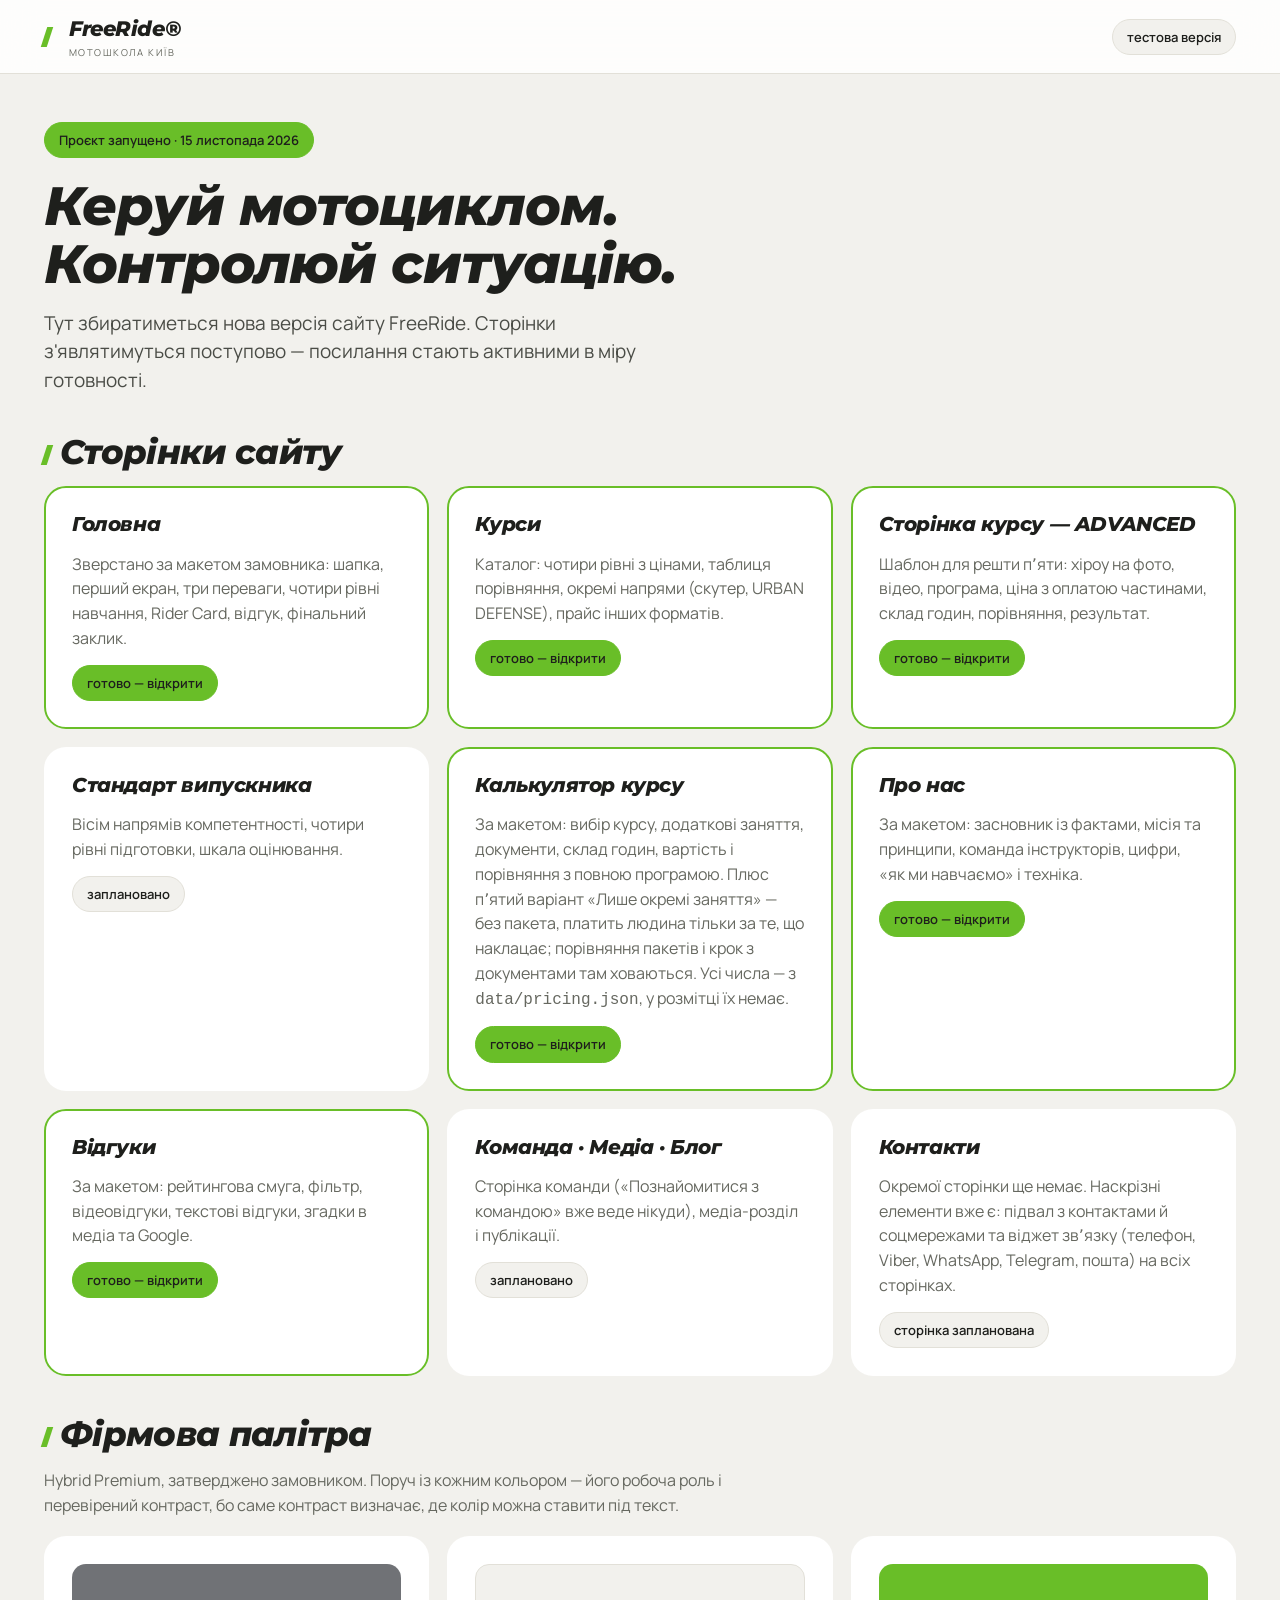
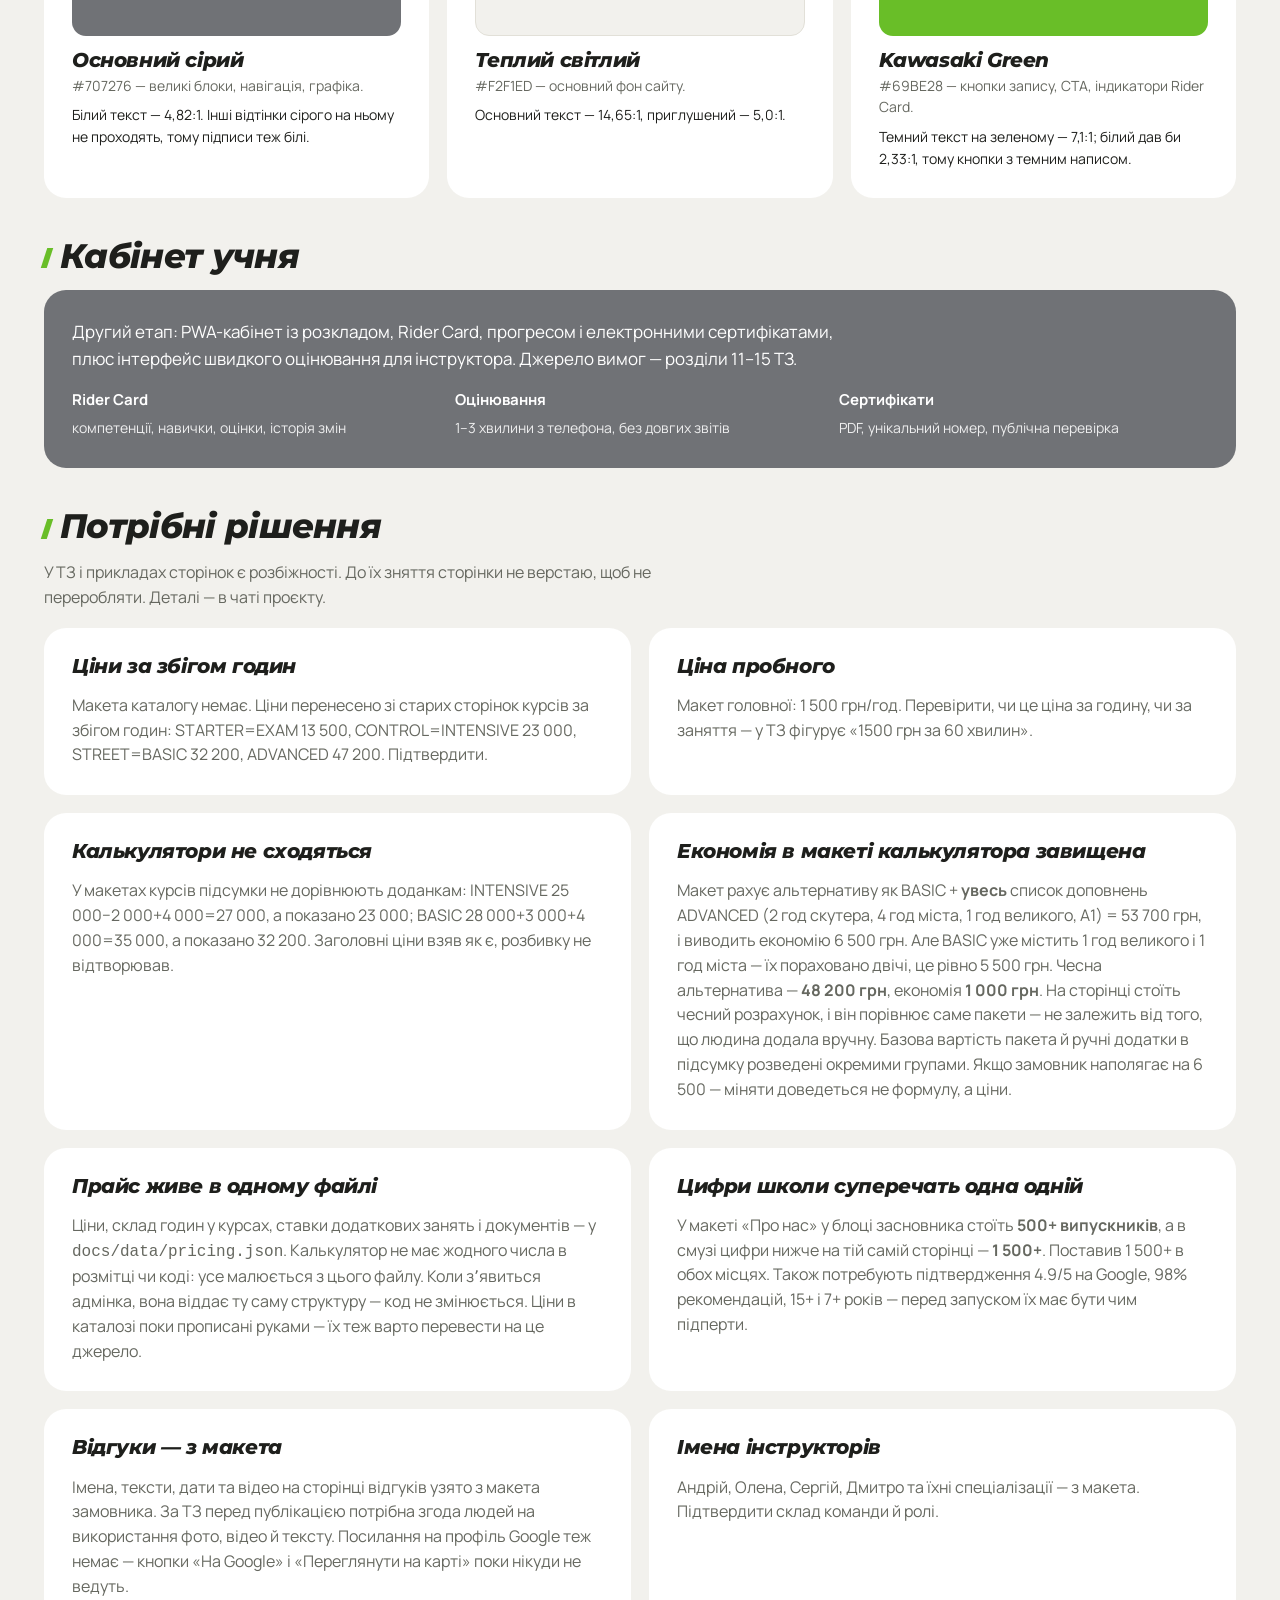
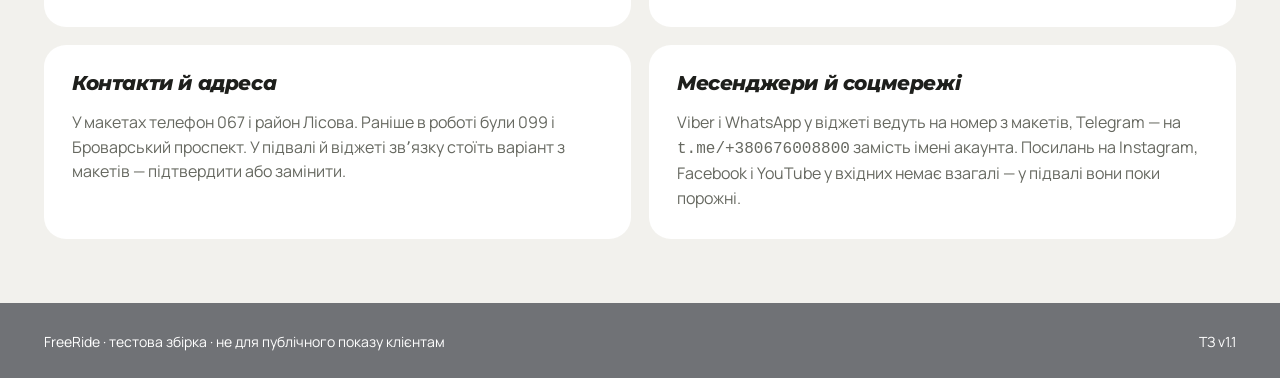
<file: docs/index.html>
<!doctype html>
<html lang="uk">
<head>
<meta charset="utf-8">
<meta name="viewport" content="width=device-width, initial-scale=1">
<meta name="robots" content="noindex, nofollow">
<title>FreeRide — тестова версія сайту</title>
<link rel="preconnect" href="https://fonts.googleapis.com">
<link rel="preconnect" href="https://fonts.gstatic.com" crossorigin>
<link rel="stylesheet" href="https://fonts.googleapis.com/css2?family=Manrope:wght@400;500;600;700;800&family=Montserrat:ital,wght@0,600;0,800;1,700;1,800&display=swap">
<link rel="stylesheet" href="assets/base.css?v=23">
</head>
<body>

<header class="bar">
  <div class="bar-in" style="max-width: 1240px; margin: 0 auto">
    <a class="logo" href="index.html">
      <span class="slash"><i></i><i></i></span>
      <span><b>FreeRide®</b><s>мотошкола київ</s></span>
    </a>
    <span style="flex-grow: 1"></span>
    <span class="pill">тестова версія</span>
  </div>
</header>

<main class="wrap" style="padding-top: 48px; padding-bottom: 64px">

  <p class="pill pill-go" style="margin: 0 0 20px">Проєкт запущено · 15 листопада 2026</p>
  <h1 style="max-width: 16em">Керуй мотоциклом.<br>Контролюй ситуацію.</h1>
  <p style="font-size: 19px; line-height: 1.5; color: var(--ink-2); max-width: 34em; margin: 0 0 40px">
    Тут збиратиметься нова версія сайту FreeRide. Сторінки з'являтимуться поступово —
    посилання стають активними в міру готовності.
  </p>

  <section style="margin-bottom: 40px">
    <h2><span class="slash"><i></i><i></i></span>Сторінки сайту</h2>
    <div class="grid g3">
      <a class="card" href="home.html" style="text-decoration:none; color:inherit; outline:2px solid var(--accent); outline-offset:-2px"><h3>Головна</h3><p class="muted" style="margin:0">Зверстано за макетом замовника: шапка, перший екран, три переваги, чотири рівні навчання, Rider Card, відгук, фінальний заклик.</p><p style="margin:14px 0 0"><span class="pill pill-go">готово — відкрити</span></p></a>
      <a class="card" href="courses.html" style="text-decoration:none; color:inherit; outline:2px solid var(--accent); outline-offset:-2px"><h3>Курси</h3><p class="muted" style="margin:0">Каталог: чотири рівні з цінами, таблиця порівняння, окремі напрями (скутер, URBAN DEFENSE), прайс інших форматів.</p><p style="margin:14px 0 0"><span class="pill pill-go">готово — відкрити</span></p></a>
      <a class="card" href="course-advanced.html" style="text-decoration:none; color:inherit; outline:2px solid var(--accent); outline-offset:-2px"><h3>Сторінка курсу — ADVANCED</h3><p class="muted" style="margin:0">Шаблон для решти пʼяти: хіроу на фото, відео, програма, ціна з оплатою частинами, склад годин, порівняння, результат.</p><p style="margin:14px 0 0"><span class="pill pill-go">готово — відкрити</span></p></a>
      <div class="card"><h3>Стандарт випускника</h3><p class="muted" style="margin:0">Вісім напрямів компетентності, чотири рівні підготовки, шкала оцінювання.</p><p style="margin:14px 0 0"><span class="pill">заплановано</span></p></div>
      <a class="card" href="calculator.html" style="text-decoration:none; color:inherit; outline:2px solid var(--accent); outline-offset:-2px"><h3>Калькулятор курсу</h3><p class="muted" style="margin:0">За макетом: вибір курсу, додаткові заняття, документи, склад годин, вартість і порівняння з повною програмою. Плюс пʼятий варіант «Лише окремі заняття» — без пакета, платить людина тільки за те, що наклацає; порівняння пакетів і крок з документами там ховаються. Усі числа — з <code>data/pricing.json</code>, у розмітці їх немає.</p><p style="margin:14px 0 0"><span class="pill pill-go">готово — відкрити</span></p></a>
      <a class="card" href="about.html" style="text-decoration:none; color:inherit; outline:2px solid var(--accent); outline-offset:-2px"><h3>Про нас</h3><p class="muted" style="margin:0">За макетом: засновник із фактами, місія та принципи, команда інструкторів, цифри, «як ми навчаємо» і техніка.</p><p style="margin:14px 0 0"><span class="pill pill-go">готово — відкрити</span></p></a>
      <a class="card" href="reviews.html" style="text-decoration:none; color:inherit; outline:2px solid var(--accent); outline-offset:-2px"><h3>Відгуки</h3><p class="muted" style="margin:0">За макетом: рейтингова смуга, фільтр, відеовідгуки, текстові відгуки, згадки в медіа та Google.</p><p style="margin:14px 0 0"><span class="pill pill-go">готово — відкрити</span></p></a>
      <div class="card"><h3>Команда · Медіа · Блог</h3><p class="muted" style="margin:0">Сторінка команди («Познайомитися з командою» вже веде нікуди), медіа-розділ і публікації.</p><p style="margin:14px 0 0"><span class="pill">заплановано</span></p></div>
      <div class="card"><h3>Контакти</h3><p class="muted" style="margin:0">Окремої сторінки ще немає. Наскрізні елементи вже є: підвал з контактами й соцмережами та віджет звʼязку (телефон, Viber, WhatsApp, Telegram, пошта) на всіх сторінках.</p><p style="margin:14px 0 0"><span class="pill">сторінка запланована</span></p></div>
    </div>
  </section>

  <section style="margin-bottom: 40px">
    <h2><span class="slash"><i></i><i></i></span>Фірмова палітра</h2>
    <p class="muted" style="max-width: 44em; margin: 0 0 18px">
      Hybrid Premium, затверджено замовником. Поруч із кожним кольором — його робоча роль
      і перевірений контраст, бо саме контраст визначає, де колір можна ставити під текст.
    </p>
    <div class="grid g3">
      <div class="card"><div style="height:72px; border-radius:14px; background:#707276; margin-bottom:14px"></div><h3 style="margin-bottom:4px">Основний сірий</h3><p class="muted" style="margin:0 0 8px; font-size:14px">#707276 — великі блоки, навігація, графіка.</p><p style="margin:0; font-size:14px">Білий текст — 4,82:1. Інші відтінки сірого на ньому не проходять, тому підписи теж білі.</p></div>
      <div class="card"><div style="height:72px; border-radius:14px; background:#F2F1ED; border:1px solid var(--line); margin-bottom:14px"></div><h3 style="margin-bottom:4px">Теплий світлий</h3><p class="muted" style="margin:0 0 8px; font-size:14px">#F2F1ED — основний фон сайту.</p><p style="margin:0; font-size:14px">Основний текст — 14,65:1, приглушений — 5,0:1.</p></div>
      <div class="card"><div style="height:72px; border-radius:14px; background:#69BE28; margin-bottom:14px"></div><h3 style="margin-bottom:4px">Kawasaki Green</h3><p class="muted" style="margin:0 0 8px; font-size:14px">#69BE28 — кнопки запису, CTA, індикатори Rider Card.</p><p style="margin:0; font-size:14px">Темний текст на зеленому — 7,1:1; білий дав би 2,33:1, тому кнопки з темним написом.</p></div>
    </div>
  </section>

  <section style="margin-bottom: 40px">
    <h2><span class="slash"><i></i><i></i></span>Кабінет учня</h2>
    <div class="card slab">
      <p style="margin: 0 0 16px; font-size: 17px; line-height: 1.6; max-width: 46em">
        Другий етап: PWA-кабінет із розкладом, Rider Card, прогресом і електронними
        сертифікатами, плюс інтерфейс швидкого оцінювання для інструктора.
        Джерело вимог — розділи 11–15 ТЗ.
      </p>
      <div class="grid g3" style="gap: 14px">
        <div><strong style="display:block; font-size:15px; margin-bottom:4px">Rider Card</strong><span style="font-size:14px; opacity:.88">компетенції, навички, оцінки, історія змін</span></div>
        <div><strong style="display:block; font-size:15px; margin-bottom:4px">Оцінювання</strong><span style="font-size:14px; opacity:.88">1–3 хвилини з телефона, без довгих звітів</span></div>
        <div><strong style="display:block; font-size:15px; margin-bottom:4px">Сертифікати</strong><span style="font-size:14px; opacity:.88">PDF, унікальний номер, публічна перевірка</span></div>
      </div>
    </div>
  </section>

  <section>
    <h2><span class="slash"><i></i><i></i></span>Потрібні рішення</h2>
    <p class="muted" style="max-width: 40em; margin: 0 0 18px">
      У ТЗ і прикладах сторінок є розбіжності. До їх зняття сторінки не верстаю,
      щоб не переробляти. Деталі — в чаті проєкту.
    </p>
    <div class="grid g2">
      <div class="card"><h3>Ціни за збігом годин</h3><p class="muted" style="margin:0">Макета каталогу немає. Ціни перенесено зі старих сторінок курсів за збігом годин: STARTER=EXAM 13 500, CONTROL=INTENSIVE 23 000, STREET=BASIC 32 200, ADVANCED 47 200. Підтвердити.</p></div>
      <div class="card"><h3>Ціна пробного</h3><p class="muted" style="margin:0">Макет головної: 1 500 грн/год. Перевірити, чи це ціна за годину, чи за заняття — у ТЗ фігурує «1500 грн за 60 хвилин».</p></div>
      <div class="card"><h3>Калькулятори не сходяться</h3><p class="muted" style="margin:0">У макетах курсів підсумки не дорівнюють доданкам: INTENSIVE 25 000−2 000+4 000=27 000, а показано 23 000; BASIC 28 000+3 000+4 000=35 000, а показано 32 200. Заголовні ціни взяв як є, розбивку не відтворював.</p></div>
      <div class="card"><h3>Економія в макеті калькулятора завищена</h3><p class="muted" style="margin:0">Макет рахує альтернативу як BASIC + <b>увесь</b> список доповнень ADVANCED (2 год скутера, 4 год міста, 1 год великого, А1) = 53 700 грн, і виводить економію 6 500 грн. Але BASIC уже містить 1 год великого і 1 год міста — їх пораховано двічі, це рівно 5 500 грн. Чесна альтернатива — <b>48 200 грн</b>, економія <b>1 000 грн</b>. На сторінці стоїть чесний розрахунок, і він порівнює саме пакети — не залежить від того, що людина додала вручну. Базова вартість пакета й ручні додатки в підсумку розведені окремими групами. Якщо замовник наполягає на 6 500 — міняти доведеться не формулу, а ціни.</p></div>
      <div class="card"><h3>Прайс живе в одному файлі</h3><p class="muted" style="margin:0">Ціни, склад годин у курсах, ставки додаткових занять і документів — у <code>docs/data/pricing.json</code>. Калькулятор не має жодного числа в розмітці чи коді: усе малюється з цього файлу. Коли зʼявиться адмінка, вона віддає ту саму структуру — код не змінюється. Ціни в каталозі поки прописані руками — їх теж варто перевести на це джерело.</p></div>
      <div class="card"><h3>Цифри школи суперечать одна одній</h3><p class="muted" style="margin:0">У макеті «Про нас» у блоці засновника стоїть <b>500+ випускників</b>, а в смузі цифри нижче на тій самій сторінці — <b>1 500+</b>. Поставив 1 500+ в обох місцях. Також потребують підтвердження 4.9/5 на Google, 98% рекомендацій, 15+ і 7+ років — перед запуском їх має бути чим підперти.</p></div>
      <div class="card"><h3>Відгуки — з макета</h3><p class="muted" style="margin:0">Імена, тексти, дати та відео на сторінці відгуків узято з макета замовника. За ТЗ перед публікацією потрібна згода людей на використання фото, відео й тексту. Посилання на профіль Google теж немає — кнопки «На Google» і «Переглянути на карті» поки нікуди не ведуть.</p></div>
      <div class="card"><h3>Імена інструкторів</h3><p class="muted" style="margin:0">Андрій, Олена, Сергій, Дмитро та їхні спеціалізації — з макета. Підтвердити склад команди й ролі.</p></div>
      <div class="card"><h3>Контакти й адреса</h3><p class="muted" style="margin:0">У макетах телефон 067 і район Лісова. Раніше в роботі були 099 і Броварський проспект. У підвалі й віджеті звʼязку стоїть варіант з макетів — підтвердити або замінити.</p></div>
      <div class="card"><h3>Месенджери й соцмережі</h3><p class="muted" style="margin:0">Viber і WhatsApp у віджеті ведуть на номер з макетів, Telegram — на <code>t.me/+380676008800</code> замість імені акаунта. Посилань на Instagram, Facebook і YouTube у вхідних немає взагалі — у підвалі вони поки порожні.</p></div>
    </div>
  </section>

</main>

<footer class="slab">
  <div class="wrap" style="padding-top: 28px; padding-bottom: 28px; display: flex; flex-wrap: wrap; gap: 18px; align-items: center">
    <span style="flex-grow: 1; font-size: 14px">FreeRide · тестова збірка · не для публічного показу клієнтам</span>
    <span style="font-size: 14px">ТЗ v1.1</span>
  </div>
</footer>

</body>
</html>
</file>
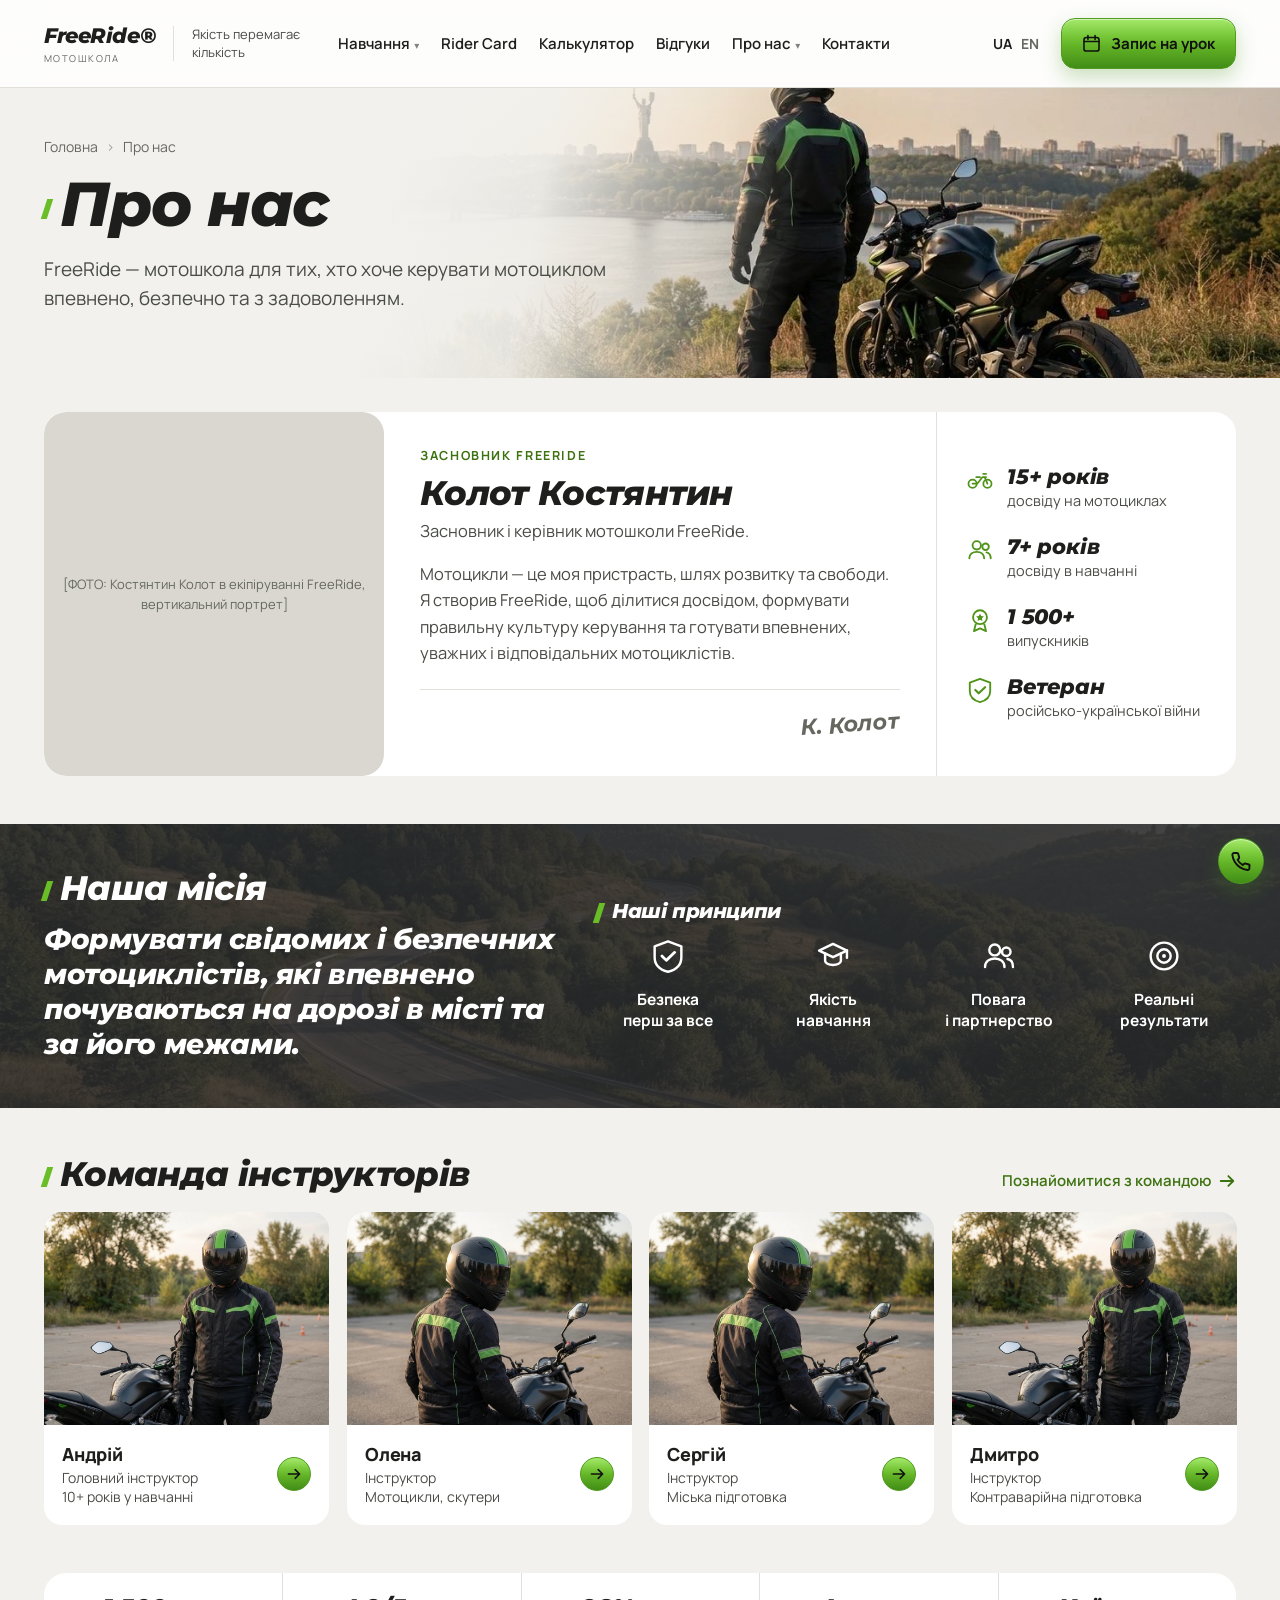
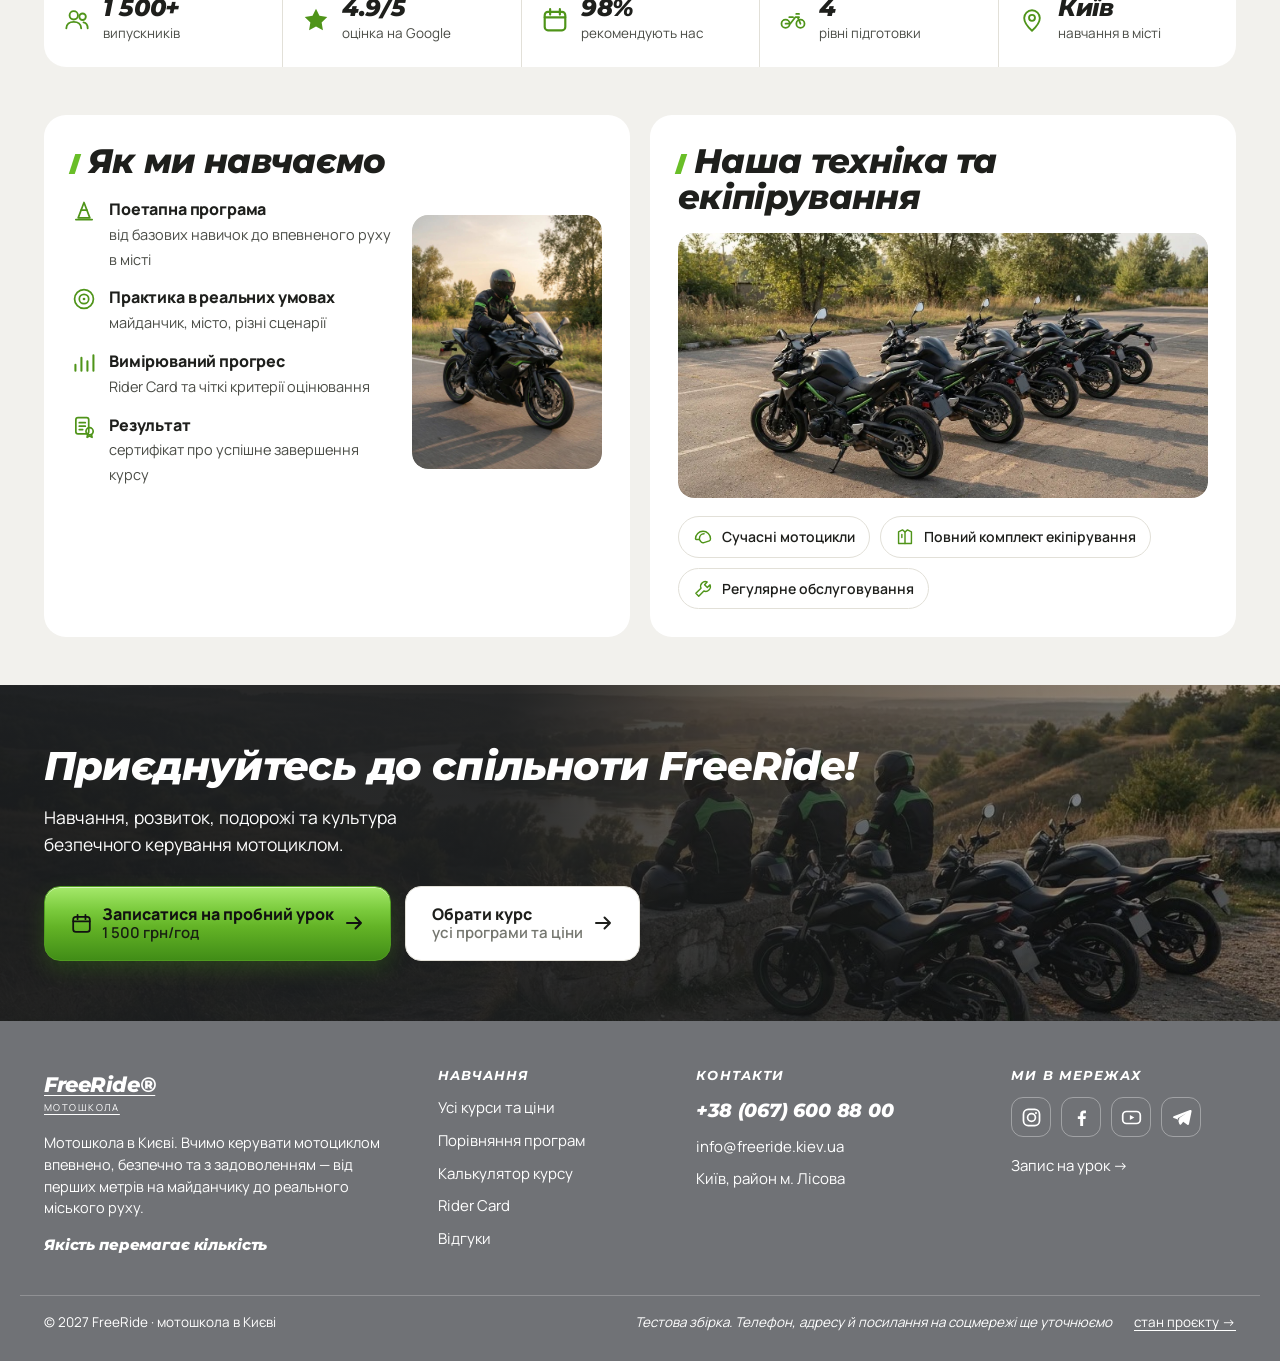
<file: docs/about.html>
<!doctype html>
<html lang="uk">
<head>
<meta charset="utf-8">
<meta name="viewport" content="width=device-width, initial-scale=1">
<meta name="robots" content="noindex, nofollow">
<title>Про нас — FreeRide</title>
<meta name="description" content="Хто стоїть за мотошколою FreeRide: засновник, команда інструкторів, методика та принципи навчання.">
<script>document.documentElement.classList.add('js')</script>
<link rel="preconnect" href="https://fonts.googleapis.com">
<link rel="preconnect" href="https://fonts.gstatic.com" crossorigin>
<link rel="stylesheet" href="https://fonts.googleapis.com/css2?family=Manrope:wght@400;500;600;700;800&family=Montserrat:ital,wght@0,600;0,700;0,800;1,700;1,800&display=swap">
<link rel="stylesheet" href="assets/base.css?v=23">
<link rel="stylesheet" href="assets/home.css?v=23">
<link rel="stylesheet" href="assets/pages.css?v=23">
</head>
<body>
<svg width="0" height="0" style="position:absolute" aria-hidden="true"><defs>
  <g id="i-shield"><path d="M14 2 3 6v9c0 7 5 10.5 11 12 6-1.5 11-5 11-12V6L14 2Z" fill="none" stroke="currentColor" stroke-width="2" stroke-linejoin="round"/><path d="m9 14 3.6 3.6L19.5 11" fill="none" stroke="currentColor" stroke-width="2.3" stroke-linecap="round" stroke-linejoin="round"/></g>
  <g id="i-people"><circle cx="10.5" cy="9" r="4.5" fill="none" stroke="currentColor" stroke-width="2"/><circle cx="20" cy="10.5" r="3.5" fill="none" stroke="currentColor" stroke-width="2"/><path d="M2.5 23c0-4.4 3.6-7 8-7s8 2.6 8 7" fill="none" stroke="currentColor" stroke-width="2" stroke-linecap="round"/><path d="M21 16.5c2.8.5 4.5 2.9 4.5 6.5" fill="none" stroke="currentColor" stroke-width="2" stroke-linecap="round"/></g>
  <g id="i-cal"><rect x="2.5" y="4.5" width="19" height="17" rx="3" fill="none" stroke="currentColor" stroke-width="2"/><path d="M2.5 9.5h19M7.5 2v5M16.5 2v5" stroke="currentColor" stroke-width="2" stroke-linecap="round"/></g>
  <g id="i-arrow"><path d="M3 10h14m-5.5-5.5L17 10l-5.5 5.5" fill="none" stroke="currentColor" stroke-width="2" stroke-linecap="round" stroke-linejoin="round"/></g>
  <g id="i-check"><circle cx="11" cy="11" r="10" fill="currentColor"/><path d="m6.4 11.2 3.2 3.2 5.9-6.1" fill="none" stroke="#fff" stroke-width="2.2" stroke-linecap="round" stroke-linejoin="round"/></g>
  <g id="i-star"><path d="M9 1.2l2.4 4.9 5.4.8-3.9 3.8.9 5.4L9 13.5l-4.8 2.6.9-5.4L1.2 6.9l5.4-.8L9 1.2Z" fill="currentColor"/></g>
  <g id="i-phone"><path d="M19.4 15.7v2.6a1.75 1.75 0 0 1-1.9 1.75 17 17 0 0 1-7.4-2.63 16.7 16.7 0 0 1-5.1-5.1A17 17 0 0 1 2.35 4.9 1.75 1.75 0 0 1 4.1 3h2.6a1.75 1.75 0 0 1 1.75 1.5c.11.84.31 1.66.6 2.45a1.75 1.75 0 0 1-.39 1.84l-1.1 1.1a14 14 0 0 0 5.25 5.25l1.1-1.1a1.75 1.75 0 0 1 1.84-.39c.79.29 1.61.49 2.45.6a1.75 1.75 0 0 1 1.5 1.78Z" fill="none" stroke="currentColor" stroke-width="1.9" stroke-linecap="round" stroke-linejoin="round"/></g>
  <g id="i-mail"><rect x="2.3" y="4.4" width="17.4" height="13.2" rx="2.6" fill="none" stroke="currentColor" stroke-width="1.9"/><path d="m3.4 6.4 7.6 5.3 7.6-5.3" fill="none" stroke="currentColor" stroke-width="1.9" stroke-linecap="round" stroke-linejoin="round"/></g>
  <g id="i-tg"><path d="M19.9 3.1 2.8 9.7c-.9.35-.86 1.64.05 1.93l4.26 1.35 1.65 4.94c.26.78 1.26.98 1.78.34l2.25-2.78 4.33 3.19c.63.46 1.53.1 1.68-.67l2.78-13.6c.17-.82-.64-1.47-1.68-1.29Zm-3.9 3.4-7.3 5.1-.5 3.5-1.1-3.4 8.9-5.2Z" fill="currentColor"/></g>
  <g id="i-wa"><path d="M11 2.6a8.4 8.4 0 0 0-7.2 12.7l-1.15 4.1 4.2-1.1A8.4 8.4 0 1 0 11 2.6Z" fill="none" stroke="currentColor" stroke-width="1.8" stroke-linejoin="round"/><path d="M8.5 7.1c.22-.12.52-.07.65.15l.78 1.35c.13.22.09.5-.09.67l-.52.5c-.18.17-.23.44-.12.66a6.6 6.6 0 0 0 2.97 2.97c.22.11.49.06.66-.12l.5-.52c.17-.18.45-.22.67-.09l1.35.78c.22.13.27.43.15.65-.47.84-1.42 1.3-2.35 1.1a7.9 7.9 0 0 1-5.75-5.75c-.2-.93.26-1.88 1.1-2.35Z" fill="currentColor"/></g>
  <g id="i-viber"><path d="M11 2.1c-3.5 0-6.3 3.2-6.3 7.3 0 3.3 1.9 6.1 4.5 7l-.8 3.1c-.12.46.4.82.78.53l3.4-2.6c3.3-.35 5.7-3.5 5.7-8.1 0-4.1-2.8-7.3-6.3-7.3Z" fill="none" stroke="currentColor" stroke-width="1.8" stroke-linejoin="round"/><path d="M8.9 6.6c.21-.12.49-.06.62.14l.72 1.25c.12.21.08.47-.09.63l-.47.46c-.17.16-.21.41-.11.62a6 6 0 0 0 2.7 2.7c.21.1.46.06.62-.11l.46-.47c.16-.17.42-.21.63-.09l1.25.72c.2.13.26.41.14.62-.44.76-1.3 1.17-2.15 1a7.2 7.2 0 0 1-5.23-5.23c-.17-.85.24-1.71 1-2.15Z" fill="currentColor"/></g>
  <g id="i-ig"><rect x="2.6" y="2.6" width="16.8" height="16.8" rx="5" fill="none" stroke="currentColor" stroke-width="1.8"/><circle cx="11" cy="11" r="4.1" fill="none" stroke="currentColor" stroke-width="1.8"/><circle cx="15.7" cy="6.3" r="1.15" fill="currentColor"/></g>
  <g id="i-fb"><path d="M12.7 20v-7.4h2.5l.38-2.9h-2.88V7.84c0-.84.23-1.41 1.43-1.41h1.53V3.84c-.26-.04-1.18-.11-2.25-.11-2.22 0-3.75 1.36-3.75 3.85v2.12H7.14v2.9h2.52V20h3.04Z" fill="currentColor"/></g>
  <g id="i-yt"><rect x="1.8" y="4.7" width="18.4" height="12.6" rx="4" fill="none" stroke="currentColor" stroke-width="1.8"/><path d="M9.3 8.3v5.4l4.7-2.7-4.7-2.7Z" fill="currentColor"/></g>
  <g id="i-moto"><circle cx="6" cy="18" r="4.4" fill="none" stroke="currentColor" stroke-width="1.9"/><circle cx="22" cy="18" r="4.4" fill="none" stroke="currentColor" stroke-width="1.9"/><path d="M6 18h5l5.5-7h4M14 11h-4M19 11l3 7M17.5 7.5h3" fill="none" stroke="currentColor" stroke-width="1.9" stroke-linecap="round" stroke-linejoin="round"/></g>
  <g id="i-medal"><circle cx="14" cy="11" r="7.5" fill="none" stroke="currentColor" stroke-width="2"/><path d="m14 7.2 1.3 2.6 2.9.4-2.1 2 .5 2.9-2.6-1.4-2.6 1.4.5-2.9-2.1-2 2.9-.4L14 7.2Z" fill="currentColor"/><path d="m9.5 18-2 8 6.5-3 6.5 3-2-8" fill="none" stroke="currentColor" stroke-width="2" stroke-linejoin="round"/></g>
  <g id="i-target"><circle cx="14" cy="14" r="11" fill="none" stroke="currentColor" stroke-width="2"/><circle cx="14" cy="14" r="5.5" fill="none" stroke="currentColor" stroke-width="2"/><circle cx="14" cy="14" r="1.6" fill="currentColor"/></g>
  <g id="i-helmet"><path d="M3.5 16.5a10.5 10.5 0 1 1 21 0c0 1.5-.4 2.6-1.6 3l-7.6 2.4a4 4 0 0 1-4.6-1.7L9 17.5H5a1.5 1.5 0 0 1-1.5-1Z" fill="none" stroke="currentColor" stroke-width="2" stroke-linejoin="round"/><path d="M9 16.5c0-4 2.6-7 6.5-7" fill="none" stroke="currentColor" stroke-width="2" stroke-linecap="round"/></g>
  <g id="i-cap"><path d="M14 4 2.5 9.5 14 15l11.5-5.5L14 4Z" fill="none" stroke="currentColor" stroke-width="2" stroke-linejoin="round"/><path d="M7.5 12v6c0 1.9 2.9 3.4 6.5 3.4s6.5-1.5 6.5-3.4v-6" fill="none" stroke="currentColor" stroke-width="2" stroke-linecap="round"/><path d="M25.5 9.5v6" fill="none" stroke="currentColor" stroke-width="2" stroke-linecap="round"/></g>
  <g id="i-cone"><path d="M14 4 20.8 22H7.2L14 4Z" fill="none" stroke="currentColor" stroke-width="2" stroke-linejoin="round"/><path d="M10.6 13h6.8" fill="none" stroke="currentColor" stroke-width="2" stroke-linecap="round"/><path d="M4.5 24h19" fill="none" stroke="currentColor" stroke-width="2" stroke-linecap="round"/></g>
  <g id="i-chart"><path d="M4 23v-7M11 23V8M18 23v-11M25 23V5" fill="none" stroke="currentColor" stroke-width="2.4" stroke-linecap="round"/></g>
  <g id="i-cert"><rect x="4.5" y="3" width="15" height="19" rx="2.5" fill="none" stroke="currentColor" stroke-width="2"/><path d="M8.5 9h7M8.5 13h7M8.5 17h4" fill="none" stroke="currentColor" stroke-width="2" stroke-linecap="round"/><circle cx="20.5" cy="19" r="4.2" fill="none" stroke="currentColor" stroke-width="2"/><path d="M18.4 22.4 17.6 26l2.9-1.6 2.9 1.6-.8-3.6" fill="none" stroke="currentColor" stroke-width="2" stroke-linejoin="round"/></g>
  <g id="i-pin"><path d="M14 25.5s8.4-7.4 8.4-13.6a8.4 8.4 0 1 0-16.8 0C5.6 18.1 14 25.5 14 25.5Z" fill="none" stroke="currentColor" stroke-width="2" stroke-linejoin="round"/><circle cx="14" cy="11.7" r="3.2" fill="none" stroke="currentColor" stroke-width="2"/></g>
  <g id="i-jacket"><path d="M10.5 4 5 6.8V23h18V6.8L17.5 4 14 7l-3.5-3Z" fill="none" stroke="currentColor" stroke-width="2" stroke-linejoin="round"/><path d="M14 7.4V23M9.6 10.6v4.2" fill="none" stroke="currentColor" stroke-width="2" stroke-linecap="round"/></g>
  <g id="i-wrench"><path d="M19.8 4.2a6.6 6.6 0 0 0-8.6 8.6L4 20l4 4 7.2-7.2a6.6 6.6 0 0 0 8.6-8.6l-3.7 3.7-3.9-3.9 3.6-3.8Z" fill="none" stroke="currentColor" stroke-width="2" stroke-linejoin="round"/></g>
  <g id="i-play"><path d="M6.8 3.6 16.4 10l-9.6 6.4V3.6Z" fill="currentColor"/></g>
  <g id="i-quote"><path d="M3 15.6c0-5.1 2.4-8.8 6.9-10.8l1 2.2c-2.9 1.4-4.3 3.1-4.6 5.1h3.2V19H3v-3.4Zm10 0c0-5.1 2.4-8.8 6.9-10.8l1 2.2c-2.9 1.4-4.3 3.1-4.6 5.1H19V19h-6v-3.4Z" fill="currentColor"/></g>
  <g id="i-google"><path d="M11 9.1V13h5.5c-.25 1.45-1.8 4.2-5.5 4.2a6.2 6.2 0 1 1 0-12.4c1.78 0 2.97.76 3.65 1.42l2.48-2.4A9.65 9.65 0 0 0 11 1.2a9.8 9.8 0 1 0 0 19.6c5.66 0 9.4-3.98 9.4-9.58 0-.65-.07-1.14-.16-1.62L11 9.1Z" fill="currentColor"/></g>
  <g id="i-chev"><path d="m5 8 5 5 5-5" fill="none" stroke="currentColor" stroke-width="2" stroke-linecap="round" stroke-linejoin="round"/></g>
  <g id="i-ext"><path d="M8.5 4.5H4.5V16H16v-4" fill="none" stroke="currentColor" stroke-width="2" stroke-linecap="round" stroke-linejoin="round"/><path d="M11.5 4.5H16V9M16 4.5 9.6 10.9" fill="none" stroke="currentColor" stroke-width="2" stroke-linecap="round" stroke-linejoin="round"/></g>
</defs></svg>

<header class="bar">
  <div class="bar-in">
    <div class="brandblock">
      <a class="logo" href="home.html">
        <span><b>FreeRide®</b><s>мотошкола</s></span>
      </a>
      <p class="motto">Якість перемагає кількість</p>
    </div>
    <div class="drawer" id="menu">
      <nav class="nav">
        <a href="courses.html">Навчання<span class="caret">▾</span></a>
        <a href="home.html#rider">Rider Card</a>
        <a href="calculator.html">Калькулятор</a>
        <a href="reviews.html">Відгуки</a>
        <a href="about.html" aria-current="page">Про нас<span class="caret">▾</span></a>
        <a href="#">Контакти</a>
      </nav>
      <a class="btn btn-go hdr-cta" style="font-size: 15px; padding: 13px 20px" href="#final">
        <svg width="19" height="19" viewBox="0 0 24 24"><use href="#i-cal"/></svg>Запис на урок</a>
    </div>
    <div class="lang"><a href="#" aria-current="true">UA</a><a href="#">EN</a></div>
    <button class="burger" type="button" aria-expanded="false" aria-controls="menu">
      <span class="sr">Меню</span>
      <span class="burger-box" aria-hidden="true"><i></i><i></i><i></i></span>
    </button>
  </div>
</header>

<section class="hero hero-page">
  <div class="hero-media"><img class="ph-img" src="assets/photos/hero-kyiv.jpg" alt="Мотоцикліст на схилі над Дніпром на тлі панорами Києва" loading="eager" fetchpriority="high" decoding="async"></div>
  <div class="hero-veil"></div>
  <div class="wrap hero-in">
    <nav class="crumbs" aria-label="Навігація сторінками">
      <a href="home.html">Головна</a><span>›</span>Про нас
    </nav>
    <h1><span class="slash"><i></i><i></i></span>Про нас</h1>
    <p class="lede">FreeRide — мотошкола для тих, хто хоче керувати мотоциклом впевнено, безпечно та з задоволенням.</p>
  </div>
</section>

<!-- ЗАСНОВНИК -->
<section class="wrap" style="padding: 0 24px 48px">
  <div class="founder" data-rev="up">
    <div class="founder-photo ph">[ФОТО: Костянтин Колот в екіпіруванні FreeRide, вертикальний портрет]</div>
    <div class="founder-body">
      <p class="kicker-sm">Засновник FreeRide</p>
      <h2>Колот Костянтин</h2>
      <p class="founder-role">Засновник і керівник мотошколи FreeRide.</p>
      <blockquote>Мотоцикли — це моя пристрасть, шлях розвитку та свободи. Я створив FreeRide, щоб ділитися досвідом, формувати правильну культуру керування та готувати впевнених, уважних і відповідальних мотоциклістів.</blockquote>
      <div class="founder-sign"><span>К. Колот</span></div>
    </div>
    <div class="founder-facts">
      <div class="fact"><svg width="26" height="26" viewBox="0 0 28 28"><use href="#i-moto"/></svg><div><b>15+ років</b><span>досвіду на мотоциклах</span></div></div>
      <div class="fact"><svg width="26" height="26" viewBox="0 0 28 28"><use href="#i-people"/></svg><div><b>7+ років</b><span>досвіду в навчанні</span></div></div>
      <div class="fact"><svg width="26" height="26" viewBox="0 0 28 28"><use href="#i-medal"/></svg><div><b>1 500+</b><span>випускників</span></div></div>
      <div class="fact"><svg width="26" height="26" viewBox="0 0 28 28"><use href="#i-shield"/></svg><div><b>Ветеран</b><span>російсько-української війни</span></div></div>
    </div>
  </div>
</section>

<!-- МІСІЯ ТА ПРИНЦИПИ -->
<section class="mission">
  <div class="mission-media"><img class="ph-img" src="assets/photos/about-mission.jpg" alt="Гірська дорога серед зелених хребтів" loading="lazy" decoding="async"></div>
  <div class="mission-veil"></div>
  <div class="wrap mission-in">
    <div class="mission-txt" data-rev="left">
      <h2><span class="slash"><i></i><i></i></span>Наша місія</h2>
      <p>Формувати свідомих і безпечних мотоциклістів, які впевнено почуваються на дорозі в місті та за його межами.</p>
    </div>
    <div data-rev="right">
      <h3 style="margin:0"><span class="slash"><i></i><i></i></span>Наші принципи</h3>
      <div class="principles">
        <div class="principle"><svg width="34" height="34" viewBox="0 0 28 28"><use href="#i-shield"/></svg><b>Безпека<br>перш за все</b></div>
        <div class="principle"><svg width="34" height="34" viewBox="0 0 28 28"><use href="#i-cap"/></svg><b>Якість<br>навчання</b></div>
        <div class="principle"><svg width="34" height="34" viewBox="0 0 28 28"><use href="#i-people"/></svg><b>Повага<br>і партнерство</b></div>
        <div class="principle"><svg width="34" height="34" viewBox="0 0 28 28"><use href="#i-target"/></svg><b>Реальні<br>результати</b></div>
      </div>
    </div>
  </div>
</section>

<!-- КОМАНДА -->
<section class="wrap" style="padding: 48px 24px">
  <div class="head-row" data-rev="up">
    <h2><span class="slash"><i></i><i></i></span>Команда інструкторів</h2>
    <a href="#">Познайомитися з командою
      <svg width="18" height="18" viewBox="0 0 20 20"><use href="#i-arrow"/></svg></a>
  </div>
  <div class="team" data-rev-group="up">
    <article class="mate">
      <div class="mate-photo"><img class="ph-img" src="assets/photos/rider-anon-1.jpg" alt="Інструктор школи біля мотоцикла" loading="lazy" decoding="async"></div>
      <div class="mate-body"><div><b>Андрій</b><span>Головний інструктор</span><span>10+ років у навчанні</span></div>
        <span class="mate-go"><svg width="16" height="16" viewBox="0 0 20 20"><use href="#i-arrow"/></svg></span></div>
    </article>
    <article class="mate">
      <div class="mate-photo"><img class="ph-img" src="assets/photos/rider-anon-2.jpg" alt="Інструкторка школи біля мотоцикла" loading="lazy" decoding="async"></div>
      <div class="mate-body"><div><b>Олена</b><span>Інструктор</span><span>Мотоцикли, скутери</span></div>
        <span class="mate-go"><svg width="16" height="16" viewBox="0 0 20 20"><use href="#i-arrow"/></svg></span></div>
    </article>
    <article class="mate">
      <div class="mate-photo"><img class="ph-img" src="assets/photos/rider-anon-2.jpg" alt="Інструктор школи біля мотоцикла" loading="lazy" decoding="async"></div>
      <div class="mate-body"><div><b>Сергій</b><span>Інструктор</span><span>Міська підготовка</span></div>
        <span class="mate-go"><svg width="16" height="16" viewBox="0 0 20 20"><use href="#i-arrow"/></svg></span></div>
    </article>
    <article class="mate">
      <div class="mate-photo"><img class="ph-img" src="assets/photos/rider-anon-1.jpg" alt="Інструктор школи біля мотоцикла" loading="lazy" decoding="async"></div>
      <div class="mate-body"><div><b>Дмитро</b><span>Інструктор</span><span>Контраварійна підготовка</span></div>
        <span class="mate-go"><svg width="16" height="16" viewBox="0 0 20 20"><use href="#i-arrow"/></svg></span></div>
    </article>
  </div>
</section>

<!-- ЦИФРИ -->
<section class="wrap" style="padding: 0 24px 48px">
  <div class="stats" data-rev-group="up">
    <div class="stat"><svg width="26" height="26" viewBox="0 0 28 28"><use href="#i-people"/></svg><div><b>1 500+</b><span>випускників</span></div></div>
    <div class="stat"><svg width="26" height="26" viewBox="0 0 18 18"><use href="#i-star"/></svg><div><b>4.9/5</b><span>оцінка на Google</span></div></div>
    <div class="stat"><svg width="26" height="26" viewBox="0 0 24 24"><use href="#i-cal"/></svg><div><b>98%</b><span>рекомендують нас</span></div></div>
    <div class="stat"><svg width="26" height="26" viewBox="0 0 28 28"><use href="#i-moto"/></svg><div><b>4</b><span>рівні підготовки</span></div></div>
    <div class="stat"><svg width="26" height="26" viewBox="0 0 28 28"><use href="#i-pin"/></svg><div><b>Київ</b><span>навчання в місті</span></div></div>
  </div>
</section>

<!-- ЯК НАВЧАЄМО + ТЕХНІКА -->
<section class="wrap" style="padding: 0 24px 48px">
  <div class="duo">
    <div class="duo-col" data-rev="left">
      <h2><span class="slash"><i></i><i></i></span>Як ми навчаємо</h2>
      <div class="duo-split">
        <div class="steps">
          <div class="step"><svg width="24" height="24" viewBox="0 0 28 28"><use href="#i-cone"/></svg><div><b>Поетапна програма</b><span>від базових навичок до впевненого руху в місті</span></div></div>
          <div class="step"><svg width="24" height="24" viewBox="0 0 28 28"><use href="#i-target"/></svg><div><b>Практика в реальних умовах</b><span>майданчик, місто, різні сценарії</span></div></div>
          <div class="step"><svg width="24" height="24" viewBox="0 0 28 28"><use href="#i-chart"/></svg><div><b>Вимірюваний прогрес</b><span>Rider Card та чіткі критерії оцінювання</span></div></div>
          <div class="step"><svg width="24" height="24" viewBox="0 0 28 28"><use href="#i-cert"/></svg><div><b>Результат</b><span>сертифікат про успішне завершення курсу</span></div></div>
        </div>
        <div class="duo-photo"><img class="ph-img" src="assets/photos/about-motion.jpg" alt="Мотоцикл у русі на заміській дорозі" loading="lazy" decoding="async"></div>
      </div>
    </div>

    <div class="duo-col" data-rev="right">
      <h2><span class="slash"><i></i><i></i></span>Наша техніка та екіпірування</h2>
      <div class="duo-wide"><img class="ph-img" src="assets/photos/about-fleet.jpg" alt="Навчальні мотоцикли школи в ряд на майданчику" loading="lazy" decoding="async"></div>
      <div class="chips">
        <span class="chip"><svg width="20" height="20" viewBox="0 0 28 28"><use href="#i-helmet"/></svg>Сучасні мотоцикли</span>
        <span class="chip"><svg width="20" height="20" viewBox="0 0 28 28"><use href="#i-jacket"/></svg>Повний комплект екіпірування</span>
        <span class="chip"><svg width="20" height="20" viewBox="0 0 28 28"><use href="#i-wrench"/></svg>Регулярне обслуговування</span>
      </div>
    </div>
  </div>
</section>

<!-- ФІНАЛЬНИЙ ЗАКЛИК -->
<section class="final" id="final">
  <div class="final-media"><img class="ph-img" src="assets/photos/band-viewpoint.jpg" alt="Троє мотоциклістів на оглядовому майданчику на заході сонця" loading="lazy" decoding="async"></div>
  <div class="final-veil"></div>
  <div class="wrap final-in">
    <h2>Приєднуйтесь до спільноти FreeRide!</h2>
    <p>Навчання, розвиток, подорожі та культура безпечного керування мотоциклом.</p>
    <div style="display:flex; flex-wrap:wrap; gap:14px">
      <a class="btn btn-go btn-xl" href="#">
        <svg width="21" height="21" viewBox="0 0 24 24"><use href="#i-cal"/></svg>
        <span><b>Записатися на пробний урок</b><s>1 500 грн/год</s></span>
        <svg width="20" height="20" viewBox="0 0 20 20"><use href="#i-arrow"/></svg></a>
      <a class="btn btn-ghost btn-xl" href="courses.html">
        <span><b>Обрати курс</b><s class="muted">усі програми та ціни</s></span>
        <svg width="20" height="20" viewBox="0 0 20 20"><use href="#i-arrow"/></svg></a>
    </div>
  </div>
</section>

<!-- Віджет звʼязку: один клік до менеджера з будь-якого екрана -->
<div class="callme" id="callme">
  <button class="callme-toggle" type="button" aria-expanded="false" aria-controls="callme-list">
    <svg width="22" height="22" viewBox="0 0 22 22" aria-hidden="true"><use href="#i-phone"/></svg>
    <span class="sr">Звʼязатися з нами</span>
  </button>
  <div class="callme-list" id="callme-list">
    <a href="tel:+380676008800"><svg width="21" height="21" viewBox="0 0 22 22" aria-hidden="true"><use href="#i-phone"/></svg><span>Подзвонити</span></a>
    <a href="viber://chat?number=%2B380676008800"><svg width="21" height="21" viewBox="0 0 22 22" aria-hidden="true"><use href="#i-viber"/></svg><span>Viber</span></a>
    <a href="https://wa.me/380676008800" target="_blank" rel="noopener"><svg width="21" height="21" viewBox="0 0 22 22" aria-hidden="true"><use href="#i-wa"/></svg><span>WhatsApp</span></a>
    <a href="https://t.me/+380676008800" target="_blank" rel="noopener"><svg width="21" height="21" viewBox="0 0 22 22" aria-hidden="true"><use href="#i-tg"/></svg><span>Telegram</span></a>
    <a href="mailto:info@freeride.kiev.ua"><svg width="21" height="21" viewBox="0 0 22 22" aria-hidden="true"><use href="#i-mail"/></svg><span>Написати на пошту</span></a>
  </div>
</div>

<footer class="slab sfoot">
  <div class="wrap sfoot-in">
    <div class="sfoot-brand">
      <a class="logo" href="home.html"><span><b>FreeRide®</b><s>мотошкола</s></span></a>
      <p>Мотошкола в Києві. Вчимо керувати мотоциклом впевнено, безпечно та з задоволенням — від перших метрів на майданчику до реального міського руху.</p>
      <p class="sfoot-motto">Якість перемагає кількість</p>
    </div>

    <nav class="sfoot-col" aria-label="Навчання">
      <h3>Навчання</h3>
      <a href="courses.html">Усі курси та ціни</a>
      <a href="courses.html#compare">Порівняння програм</a>
      <a href="calculator.html">Калькулятор курсу</a>
      <a href="home.html#rider">Rider Card</a>
      <a href="reviews.html">Відгуки</a>
    </nav>

    <div class="sfoot-col">
      <h3>Контакти</h3>
      <a class="sfoot-tel" href="tel:+380676008800">+38 (067) 600 88 00</a>
      <a href="mailto:info@freeride.kiev.ua">info@freeride.kiev.ua</a>
      <span>Київ, район м. Лісова</span>
    </div>

    <div class="sfoot-col">
      <h3>Ми в мережах</h3>
      <div class="sfoot-soc">
        <a href="#" aria-label="Instagram"><svg width="21" height="21" viewBox="0 0 22 22" aria-hidden="true"><use href="#i-ig"/></svg></a>
        <a href="#" aria-label="Facebook"><svg width="21" height="21" viewBox="0 0 22 22" aria-hidden="true"><use href="#i-fb"/></svg></a>
        <a href="#" aria-label="YouTube"><svg width="21" height="21" viewBox="0 0 22 22" aria-hidden="true"><use href="#i-yt"/></svg></a>
        <a href="#" aria-label="Telegram"><svg width="21" height="21" viewBox="0 0 22 22" aria-hidden="true"><use href="#i-tg"/></svg></a>
      </div>
      <a href="#final">Запис на урок →</a>
    </div>
  </div>

  <div class="wrap sfoot-bottom">
    <span>© 2027 FreeRide · мотошкола в Києві</span>
    <span class="sfoot-note">Тестова збірка. Телефон, адресу й посилання на соцмережі ще уточнюємо</span>
    <a href="index.html">стан проєкту →</a>
  </div>
</footer>

<script src="assets/nav.js?v=23" defer></script>
<script src="assets/contact.js?v=23" defer></script>
<script src="assets/reveal.js?v=23" defer></script>
</body>
</html>
</file>
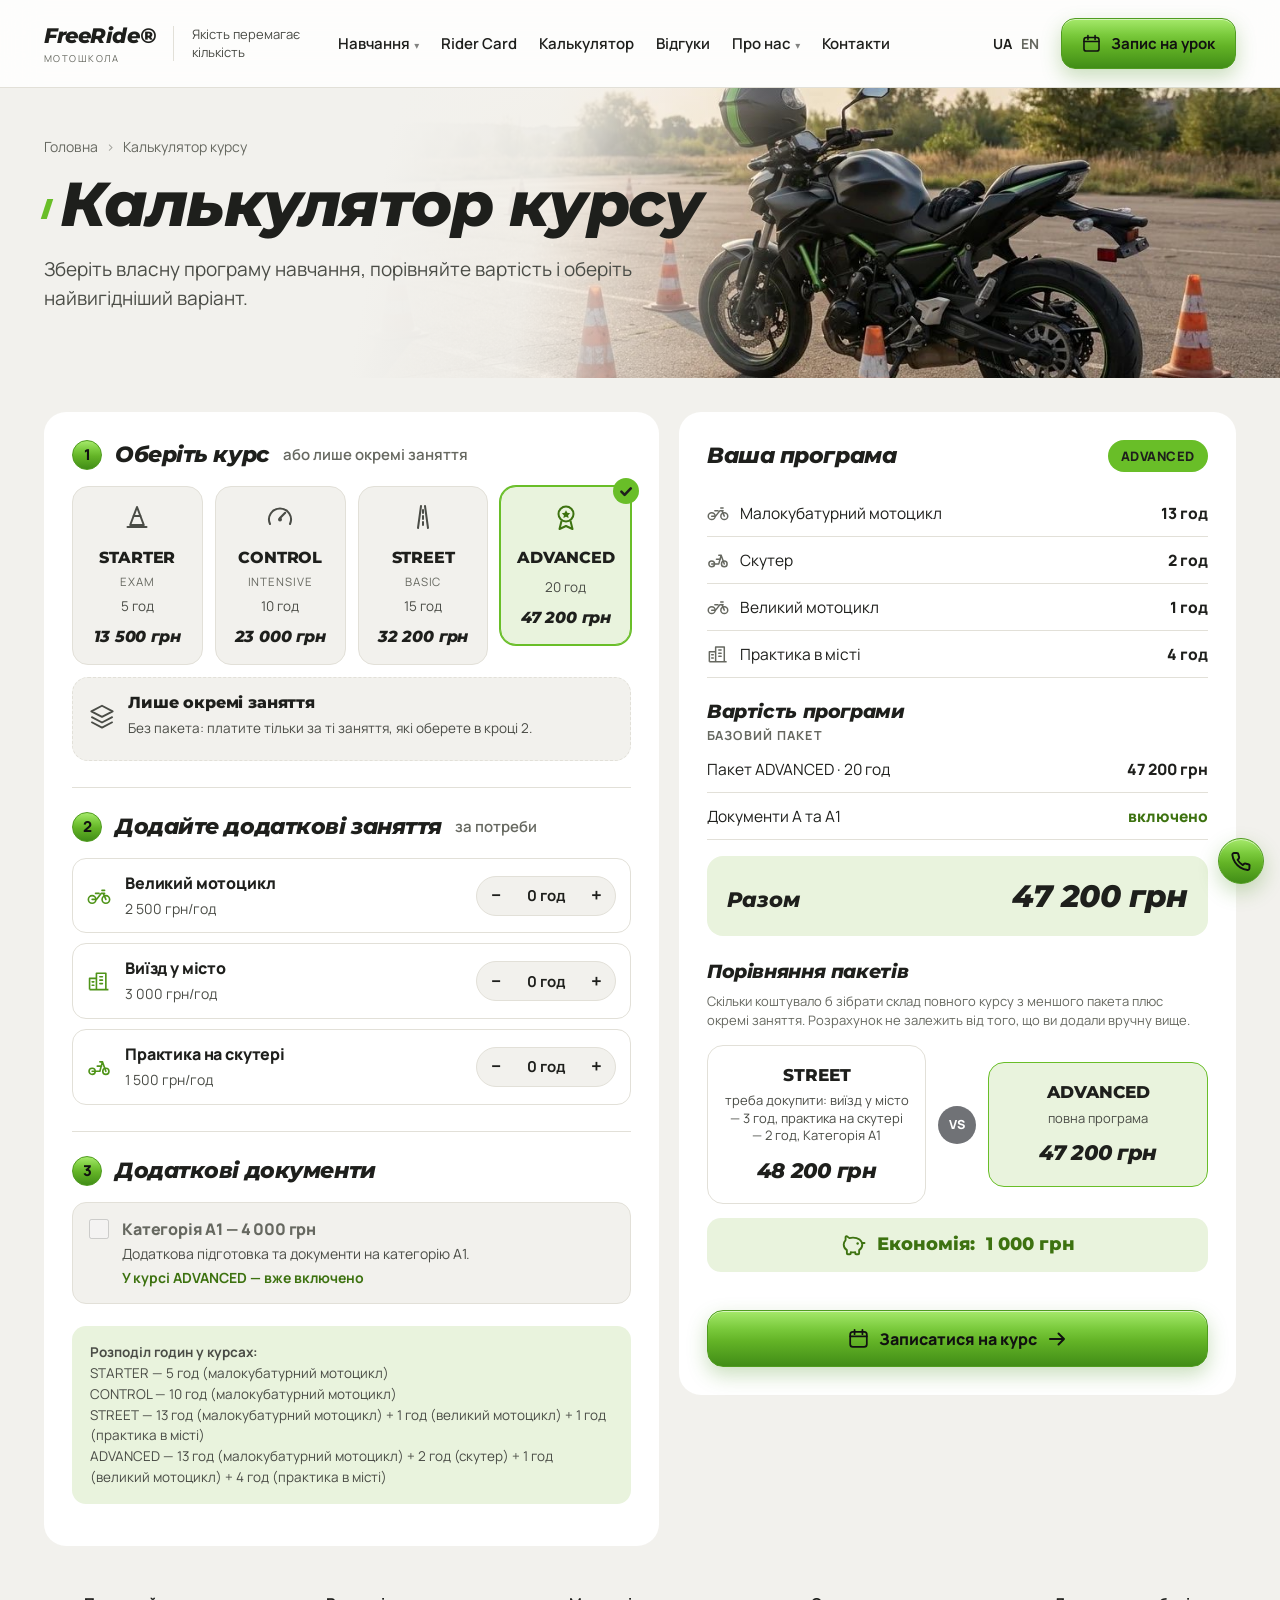
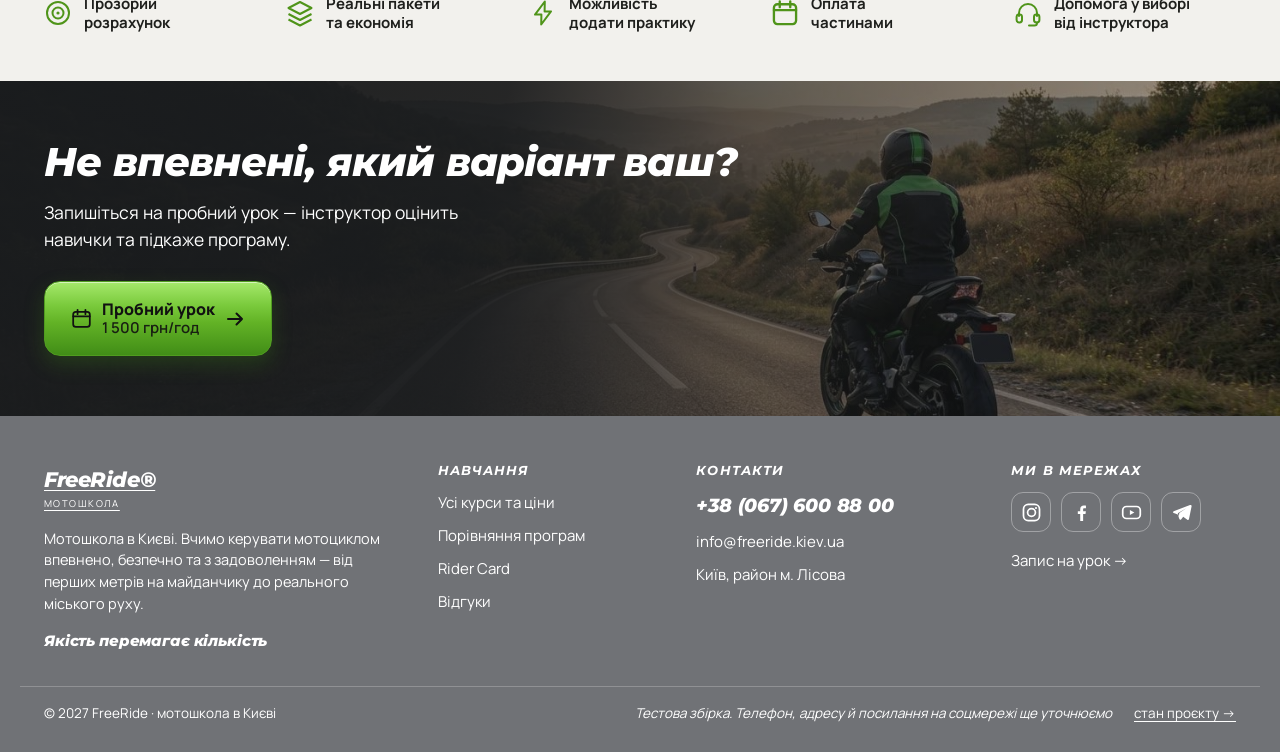
<file: docs/calculator.html>
<!doctype html>
<html lang="uk">
<head>
<meta charset="utf-8">
<meta name="viewport" content="width=device-width, initial-scale=1">
<meta name="robots" content="noindex, nofollow">
<title>Калькулятор курсу — FreeRide</title>
<meta name="description" content="Зберіть власну програму навчання, порівняйте вартість і оберіть найвигідніший варіант.">
<script>document.documentElement.classList.add('js')</script>
<link rel="preconnect" href="https://fonts.googleapis.com">
<link rel="preconnect" href="https://fonts.gstatic.com" crossorigin>
<link rel="stylesheet" href="https://fonts.googleapis.com/css2?family=Manrope:wght@400;500;600;700;800&family=Montserrat:ital,wght@0,600;0,700;0,800;1,700;1,800&display=swap">
<link rel="stylesheet" href="assets/base.css?v=23">
<link rel="stylesheet" href="assets/home.css?v=23">
<link rel="stylesheet" href="assets/calc.css?v=23">
</head>
<body>
<svg width="0" height="0" style="position:absolute" aria-hidden="true"><defs>
  <g id="i-cal"><rect x="2.5" y="4.5" width="19" height="17" rx="3" fill="none" stroke="currentColor" stroke-width="2"/><path d="M2.5 9.5h19M7.5 2v5M16.5 2v5" stroke="currentColor" stroke-width="2" stroke-linecap="round"/></g>
  <g id="i-arrow"><path d="M3 10h14m-5.5-5.5L17 10l-5.5 5.5" fill="none" stroke="currentColor" stroke-width="2" stroke-linecap="round" stroke-linejoin="round"/></g>
  <g id="i-check"><circle cx="11" cy="11" r="10" fill="currentColor"/><path d="m6.4 11.2 3.2 3.2 5.9-6.1" fill="none" stroke="#fff" stroke-width="2.2" stroke-linecap="round" stroke-linejoin="round"/></g>
  <g id="i-layers"><path d="M14 3 2.5 9 14 15l11.5-6L14 3Z" fill="none" stroke="currentColor" stroke-width="2" stroke-linejoin="round"/><path d="m2.5 15 11.5 6 11.5-6" fill="none" stroke="currentColor" stroke-width="2" stroke-linejoin="round"/><path d="m2.5 20.5 11.5 6 11.5-6" fill="none" stroke="currentColor" stroke-width="2" stroke-linejoin="round"/></g>
  <g id="i-phone"><path d="M19.4 15.7v2.6a1.75 1.75 0 0 1-1.9 1.75 17 17 0 0 1-7.4-2.63 16.7 16.7 0 0 1-5.1-5.1A17 17 0 0 1 2.35 4.9 1.75 1.75 0 0 1 4.1 3h2.6a1.75 1.75 0 0 1 1.75 1.5c.11.84.31 1.66.6 2.45a1.75 1.75 0 0 1-.39 1.84l-1.1 1.1a14 14 0 0 0 5.25 5.25l1.1-1.1a1.75 1.75 0 0 1 1.84-.39c.79.29 1.61.49 2.45.6a1.75 1.75 0 0 1 1.5 1.78Z" fill="none" stroke="currentColor" stroke-width="1.9" stroke-linecap="round" stroke-linejoin="round"/></g>
  <g id="i-mail"><rect x="2.3" y="4.4" width="17.4" height="13.2" rx="2.6" fill="none" stroke="currentColor" stroke-width="1.9"/><path d="m3.4 6.4 7.6 5.3 7.6-5.3" fill="none" stroke="currentColor" stroke-width="1.9" stroke-linecap="round" stroke-linejoin="round"/></g>
  <g id="i-tg"><path d="M19.9 3.1 2.8 9.7c-.9.35-.86 1.64.05 1.93l4.26 1.35 1.65 4.94c.26.78 1.26.98 1.78.34l2.25-2.78 4.33 3.19c.63.46 1.53.1 1.68-.67l2.78-13.6c.17-.82-.64-1.47-1.68-1.29Zm-3.9 3.4-7.3 5.1-.5 3.5-1.1-3.4 8.9-5.2Z" fill="currentColor"/></g>
  <g id="i-wa"><path d="M11 2.6a8.4 8.4 0 0 0-7.2 12.7l-1.15 4.1 4.2-1.1A8.4 8.4 0 1 0 11 2.6Z" fill="none" stroke="currentColor" stroke-width="1.8" stroke-linejoin="round"/><path d="M8.5 7.1c.22-.12.52-.07.65.15l.78 1.35c.13.22.09.5-.09.67l-.52.5c-.18.17-.23.44-.12.66a6.6 6.6 0 0 0 2.97 2.97c.22.11.49.06.66-.12l.5-.52c.17-.18.45-.22.67-.09l1.35.78c.22.13.27.43.15.65-.47.84-1.42 1.3-2.35 1.1a7.9 7.9 0 0 1-5.75-5.75c-.2-.93.26-1.88 1.1-2.35Z" fill="currentColor"/></g>
  <g id="i-viber"><path d="M11 2.1c-3.5 0-6.3 3.2-6.3 7.3 0 3.3 1.9 6.1 4.5 7l-.8 3.1c-.12.46.4.82.78.53l3.4-2.6c3.3-.35 5.7-3.5 5.7-8.1 0-4.1-2.8-7.3-6.3-7.3Z" fill="none" stroke="currentColor" stroke-width="1.8" stroke-linejoin="round"/><path d="M8.9 6.6c.21-.12.49-.06.62.14l.72 1.25c.12.21.08.47-.09.63l-.47.46c-.17.16-.21.41-.11.62a6 6 0 0 0 2.7 2.7c.21.1.46.06.62-.11l.46-.47c.16-.17.42-.21.63-.09l1.25.72c.2.13.26.41.14.62-.44.76-1.3 1.17-2.15 1a7.2 7.2 0 0 1-5.23-5.23c-.17-.85.24-1.71 1-2.15Z" fill="currentColor"/></g>
  <g id="i-ig"><rect x="2.6" y="2.6" width="16.8" height="16.8" rx="5" fill="none" stroke="currentColor" stroke-width="1.8"/><circle cx="11" cy="11" r="4.1" fill="none" stroke="currentColor" stroke-width="1.8"/><circle cx="15.7" cy="6.3" r="1.15" fill="currentColor"/></g>
  <g id="i-fb"><path d="M12.7 20v-7.4h2.5l.38-2.9h-2.88V7.84c0-.84.23-1.41 1.43-1.41h1.53V3.84c-.26-.04-1.18-.11-2.25-.11-2.22 0-3.75 1.36-3.75 3.85v2.12H7.14v2.9h2.52V20h3.04Z" fill="currentColor"/></g>
  <g id="i-yt"><rect x="1.8" y="4.7" width="18.4" height="12.6" rx="4" fill="none" stroke="currentColor" stroke-width="1.8"/><path d="M9.3 8.3v5.4l4.7-2.7-4.7-2.7Z" fill="currentColor"/></g>
  <g id="i-moto"><circle cx="6" cy="18" r="4.4" fill="none" stroke="currentColor" stroke-width="1.9"/><circle cx="22" cy="18" r="4.4" fill="none" stroke="currentColor" stroke-width="1.9"/><path d="M6 18h5l5.5-7h4M14 11h-4M19 11l3 7M17.5 7.5h3" fill="none" stroke="currentColor" stroke-width="1.9" stroke-linecap="round" stroke-linejoin="round"/></g>
  <g id="i-scooter"><circle cx="6" cy="19" r="3.6" fill="none" stroke="currentColor" stroke-width="1.9"/><circle cx="22" cy="19" r="3.6" fill="none" stroke="currentColor" stroke-width="1.9"/><path d="M6 19h9l3-11h-3M18 8l4 11M12 13h5" fill="none" stroke="currentColor" stroke-width="1.9" stroke-linecap="round" stroke-linejoin="round"/></g>
  <g id="i-city"><path d="M3 24V11h8v13M11 24V5h11v19M3 24h22" fill="none" stroke="currentColor" stroke-width="1.9" stroke-linejoin="round"/><path d="M6 15h2M6 19h2M15 9h3M15 13h3M15 17h3" stroke="currentColor" stroke-width="1.9" stroke-linecap="round"/></g>
  <g id="i-calc"><rect x="4" y="2.5" width="20" height="23" rx="3" fill="none" stroke="currentColor" stroke-width="2"/><rect x="8" y="6.5" width="12" height="5" rx="1.5" fill="none" stroke="currentColor" stroke-width="2"/><path d="M9 16h.01M14 16h.01M19 16h.01M9 21h.01M14 21h.01M19 21h.01" stroke="currentColor" stroke-width="2.6" stroke-linecap="round"/></g>
  <g id="i-road"><path d="M9 25 12 3M19 25 16 3" fill="none" stroke="currentColor" stroke-width="2" stroke-linecap="round"/><path d="M14 7v3M14 13v3M14 19v3" stroke="currentColor" stroke-width="2" stroke-linecap="round"/></g>
  <g id="i-medal"><circle cx="14" cy="11" r="7.5" fill="none" stroke="currentColor" stroke-width="2"/><path d="m14 7.2 1.3 2.6 2.9.4-2.1 2 .5 2.9-2.6-1.4-2.6 1.4.5-2.9-2.1-2 2.9-.4L14 7.2Z" fill="currentColor"/><path d="m9.5 18-2 8 6.5-3 6.5 3-2-8" fill="none" stroke="currentColor" stroke-width="2" stroke-linejoin="round"/></g>
  <g id="i-target"><circle cx="14" cy="14" r="11" fill="none" stroke="currentColor" stroke-width="2"/><circle cx="14" cy="14" r="5.5" fill="none" stroke="currentColor" stroke-width="2"/><circle cx="14" cy="14" r="1.6" fill="currentColor"/></g>
  <g id="i-cone"><path d="M14 4 20.8 22H7.2L14 4Z" fill="none" stroke="currentColor" stroke-width="2" stroke-linejoin="round"/><path d="M10.6 13h6.8" fill="none" stroke="currentColor" stroke-width="2" stroke-linecap="round"/><path d="M4.5 24h19" fill="none" stroke="currentColor" stroke-width="2" stroke-linecap="round"/></g>
  <g id="i-gauge"><path d="M4 21a11 11 0 1 1 20 0" fill="none" stroke="currentColor" stroke-width="2" stroke-linecap="round"/><path d="m14 15 5.2-5.2" fill="none" stroke="currentColor" stroke-width="2.2" stroke-linecap="round"/><circle cx="14" cy="16.6" r="2" fill="currentColor"/></g>
  <g id="i-check-sm"><path d="m3.4 8.6 3.2 3.2 6.2-6.4" fill="none" stroke="currentColor" stroke-width="2.6" stroke-linecap="round" stroke-linejoin="round"/></g>
  <g id="i-doc"><rect x="5.5" y="3" width="17" height="22" rx="2.6" fill="none" stroke="currentColor" stroke-width="2"/><path d="M9.5 9.5h9M9.5 14h9M9.5 18.5h5.5" fill="none" stroke="currentColor" stroke-width="2" stroke-linecap="round"/></g>
  <g id="i-piggy"><path d="M24 13.4c0-4.3-4.5-7.4-10-7.4-1.4 0-2.7.2-3.9.6L7.4 4.6c-.6-.4-1.4 0-1.4.8v3.3A7.7 7.7 0 0 0 4 13.4c0 2.5 1.3 4.7 3.4 6.1V23c0 .6.4 1 1 1h2.2c.6 0 1-.4 1-1v-1.2c.8.1 1.6.2 2.4.2s1.6-.1 2.4-.2V23c0 .6.4 1 1 1h2.2c.6 0 1-.4 1-1v-3.5c2.1-1.4 3.4-3.6 3.4-6.1Z" fill="none" stroke="currentColor" stroke-width="2" stroke-linejoin="round"/><circle cx="19" cy="12.4" r="1.3" fill="currentColor"/><path d="M24 11.8h2.4" fill="none" stroke="currentColor" stroke-width="2" stroke-linecap="round"/></g>
  <g id="i-bolt"><path d="M15.8 2.5 6 15.6h6.4L12.2 25.5 22 12.4h-6.4l.2-9.9Z" fill="none" stroke="currentColor" stroke-width="2" stroke-linejoin="round"/></g>
  <g id="i-headset"><path d="M5 17v-3a9 9 0 0 1 18 0v3" fill="none" stroke="currentColor" stroke-width="2" stroke-linecap="round"/><rect x="2.6" y="15.4" width="5.4" height="8" rx="2.4" fill="none" stroke="currentColor" stroke-width="2"/><rect x="20" y="15.4" width="5.4" height="8" rx="2.4" fill="none" stroke="currentColor" stroke-width="2"/><path d="M23 23.4v.6a2.6 2.6 0 0 1-2.6 2.6H15" fill="none" stroke="currentColor" stroke-width="2" stroke-linecap="round"/></g>
</defs></svg>

<header class="bar">
  <div class="bar-in">
    <div class="brandblock">
      <a class="logo" href="home.html">
        <span><b>FreeRide®</b><s>мотошкола</s></span>
      </a>
      <p class="motto">Якість перемагає кількість</p>
    </div>
    <div class="drawer" id="menu">
      <nav class="nav">
        <a href="courses.html">Навчання<span class="caret">▾</span></a>
        <a href="home.html#rider">Rider Card</a>
        <a href="calculator.html" aria-current="page">Калькулятор</a>
        <a href="reviews.html">Відгуки</a>
        <a href="about.html">Про нас<span class="caret">▾</span></a>
        <a href="#">Контакти</a>
      </nav>
      <a class="btn btn-go hdr-cta" style="font-size: 15px; padding: 13px 20px" href="#final">
        <svg width="19" height="19" viewBox="0 0 24 24"><use href="#i-cal"/></svg>Запис на урок</a>
    </div>
    <div class="lang"><a href="#" aria-current="true">UA</a><a href="#">EN</a></div>
    <button class="burger" type="button" aria-expanded="false" aria-controls="menu">
      <span class="sr">Меню</span>
      <span class="burger-box" aria-hidden="true"><i></i><i></i><i></i></span>
    </button>
  </div>
</header>

<section class="hero hero-page">
  <div class="hero-media"><img class="ph-img" src="assets/photos/hero-calc.jpg" alt="Мотоцикл між тренувальними конусами на майданчику" loading="eager" fetchpriority="high" decoding="async"></div>
  <div class="hero-veil"></div>
  <div class="wrap hero-in">
    <nav class="crumbs" aria-label="Навігація сторінками">
      <a href="home.html">Головна</a><span>›</span>Калькулятор курсу
    </nav>
    <h1><span class="slash"><i></i><i></i></span>Калькулятор курсу</h1>
    <p class="lede">Зберіть власну програму навчання, порівняйте вартість і оберіть найвигідніший варіант.</p>
  </div>
</section>

<section class="wrap" style="padding: 0 24px 48px">
  <div class="calc" id="calc">

    <p class="calc-err" id="calc-error" hidden></p>

    <!-- ЛІВОРУЧ: ВИБІР -->
    <div class="calc-col">
      <div class="step">
        <div class="step-head"><span class="num">1</span><h2>Оберіть курс</h2><s>або лише окремі заняття</s></div>
        <fieldset style="border:0; margin:0; padding:0">
          <legend class="sr">Курс або окремі заняття</legend>
          <div class="courses" id="courses"></div>
        </fieldset>
      </div>

      <div class="step">
        <div class="step-head"><span class="num">2</span><h2 id="step2-head">Додайте додаткові заняття</h2><s id="step2-note">за потреби</s></div>
        <div id="extras"></div>
      </div>

      <div class="step" id="step-docs">
        <div class="step-head"><span class="num">3</span><h2>Додаткові документи</h2></div>
        <div id="docs"></div>
      </div>

      <p class="hint" id="mix-hint"></p>
    </div>

    <!-- ПРАВОРУЧ: ПІДСУМОК -->
    <div class="calc-col" aria-live="polite">
      <div class="sum-head">
        <h2>Ваша програма</h2>
        <span class="badge" id="sum-badge"></span>
      </div>
      <div id="mix"></div>

      <h3 class="sum-sub">Вартість програми</h3>
      <p class="cost-cap" id="cost-base-cap">Базовий пакет</p>
      <div id="cost-base"></div>
      <div id="cost-add-wrap" hidden>
        <p class="cost-cap is-add" id="cost-add-cap">Додано вручну</p>
        <div id="cost-add"></div>
      </div>
      <div class="total">
        <span>Разом</span>
        <b id="total"></b>
        <small id="total-split" hidden></small>
      </div>
      <p class="upsell" id="upsell" hidden></p>

      <div class="vs" id="vs" hidden>
        <h3 class="sum-sub" style="margin-bottom:6px">Порівняння пакетів</h3>
        <p class="vs-rule">Скільки коштувало б зібрати склад повного курсу з меншого пакета
          плюс окремі заняття. Розрахунок не залежить від того, що ви додали вручну вище.</p>
        <div class="vs-grid">
          <div class="vs-card">
            <b id="vs-a-name"></b>
            <span id="vs-a-note"></span>
            <strong id="vs-a-sum"></strong>
          </div>
          <span class="vs-mid" aria-hidden="true">VS</span>
          <div class="vs-card win">
            <b id="vs-b-name"></b>
            <span>повна програма</span>
            <strong id="vs-b-sum"></strong>
          </div>
        </div>
        <p class="save" id="save" hidden>
          <svg width="26" height="26" viewBox="0 0 28 28" aria-hidden="true"><use href="#i-piggy"/></svg>
          Економія: <span id="save-sum"></span>
        </p>
        <p class="save" id="vs-equal" hidden style="color: var(--ink-2); font-size:15px">
          Різниці у вартості немає
        </p>
      </div>

      <a class="btn btn-go btn-xl calc-cta" id="calc-cta" href="#final">
        <svg width="21" height="21" viewBox="0 0 24 24"><use href="#i-cal"/></svg>
        <span><b id="cta-label">Записатися на курс</b></span>
        <svg width="20" height="20" viewBox="0 0 20 20"><use href="#i-arrow"/></svg></a>
    </div>
  </div>

  <p class="calc-err" style="margin-top:20px" id="nojs">
    Для розрахунку потрібен JavaScript. Повний прайс курсів і окремих занять —
    на <a href="courses.html">сторінці курсів</a>.
  </p>
</section>

<section class="wrap" style="padding: 0 24px 48px">
  <div class="bene" data-rev-group="up">
    <div><svg width="28" height="28" viewBox="0 0 28 28"><use href="#i-target"/></svg><b>Прозорий<br>розрахунок</b></div>
    <div><svg width="28" height="28" viewBox="0 0 28 28"><use href="#i-layers"/></svg><b>Реальні пакети<br>та економія</b></div>
    <div><svg width="28" height="28" viewBox="0 0 28 28"><use href="#i-bolt"/></svg><b>Можливість<br>додати практику</b></div>
    <div><svg width="28" height="28" viewBox="0 0 24 24"><use href="#i-cal"/></svg><b>Оплата<br>частинами</b></div>
    <div><svg width="28" height="28" viewBox="0 0 28 28"><use href="#i-headset"/></svg><b>Допомога у виборі<br>від інструктора</b></div>
  </div>
</section>

<section class="final" id="final">
  <div class="final-media"><img class="ph-img" src="assets/photos/band-serpentine.jpg" alt="Мотоцикліст на серпантині проти вечірнього сонця" loading="lazy" decoding="async"></div>
  <div class="final-veil"></div>
  <div class="wrap final-in">
    <h2>Не впевнені, який варіант ваш?</h2>
    <p>Запишіться на пробний урок — інструктор оцінить навички та підкаже програму.</p>
    <a class="btn btn-go btn-xl" href="#">
      <svg width="21" height="21" viewBox="0 0 24 24"><use href="#i-cal"/></svg>
      <span><b>Пробний урок</b><s>1 500 грн/год</s></span>
      <svg width="20" height="20" viewBox="0 0 20 20"><use href="#i-arrow"/></svg></a>
  </div>
</section>

<!-- Віджет звʼязку: один клік до менеджера з будь-якого екрана -->
<div class="callme" id="callme">
  <button class="callme-toggle" type="button" aria-expanded="false" aria-controls="callme-list">
    <svg width="22" height="22" viewBox="0 0 22 22" aria-hidden="true"><use href="#i-phone"/></svg>
    <span class="sr">Звʼязатися з нами</span>
  </button>
  <div class="callme-list" id="callme-list">
    <a href="tel:+380676008800"><svg width="21" height="21" viewBox="0 0 22 22" aria-hidden="true"><use href="#i-phone"/></svg><span>Подзвонити</span></a>
    <a href="viber://chat?number=%2B380676008800"><svg width="21" height="21" viewBox="0 0 22 22" aria-hidden="true"><use href="#i-viber"/></svg><span>Viber</span></a>
    <a href="https://wa.me/380676008800" target="_blank" rel="noopener"><svg width="21" height="21" viewBox="0 0 22 22" aria-hidden="true"><use href="#i-wa"/></svg><span>WhatsApp</span></a>
    <a href="https://t.me/+380676008800" target="_blank" rel="noopener"><svg width="21" height="21" viewBox="0 0 22 22" aria-hidden="true"><use href="#i-tg"/></svg><span>Telegram</span></a>
    <a href="mailto:info@freeride.kiev.ua"><svg width="21" height="21" viewBox="0 0 22 22" aria-hidden="true"><use href="#i-mail"/></svg><span>Написати на пошту</span></a>
  </div>
</div>

<footer class="slab sfoot">
  <div class="wrap sfoot-in">
    <div class="sfoot-brand">
      <a class="logo" href="home.html"><span><b>FreeRide®</b><s>мотошкола</s></span></a>
      <p>Мотошкола в Києві. Вчимо керувати мотоциклом впевнено, безпечно та з задоволенням — від перших метрів на майданчику до реального міського руху.</p>
      <p class="sfoot-motto">Якість перемагає кількість</p>
    </div>

    <nav class="sfoot-col" aria-label="Навчання">
      <h3>Навчання</h3>
      <a href="courses.html">Усі курси та ціни</a>
      <a href="courses.html#compare">Порівняння програм</a>
      <a href="home.html#rider">Rider Card</a>
      <a href="reviews.html">Відгуки</a>
    </nav>

    <div class="sfoot-col">
      <h3>Контакти</h3>
      <a class="sfoot-tel" href="tel:+380676008800">+38 (067) 600 88 00</a>
      <a href="mailto:info@freeride.kiev.ua">info@freeride.kiev.ua</a>
      <span>Київ, район м. Лісова</span>
    </div>

    <div class="sfoot-col">
      <h3>Ми в мережах</h3>
      <div class="sfoot-soc">
        <a href="#" aria-label="Instagram"><svg width="21" height="21" viewBox="0 0 22 22" aria-hidden="true"><use href="#i-ig"/></svg></a>
        <a href="#" aria-label="Facebook"><svg width="21" height="21" viewBox="0 0 22 22" aria-hidden="true"><use href="#i-fb"/></svg></a>
        <a href="#" aria-label="YouTube"><svg width="21" height="21" viewBox="0 0 22 22" aria-hidden="true"><use href="#i-yt"/></svg></a>
        <a href="#" aria-label="Telegram"><svg width="21" height="21" viewBox="0 0 22 22" aria-hidden="true"><use href="#i-tg"/></svg></a>
      </div>
      <a href="#final">Запис на урок →</a>
    </div>
  </div>

  <div class="wrap sfoot-bottom">
    <span>© 2027 FreeRide · мотошкола в Києві</span>
    <span class="sfoot-note">Тестова збірка. Телефон, адресу й посилання на соцмережі ще уточнюємо</span>
    <a href="index.html">стан проєкту →</a>
  </div>
</footer>

<script src="assets/nav.js?v=23" defer></script>
<script src="assets/contact.js?v=23" defer></script>
<script src="assets/reveal.js?v=23" defer></script>
<script src="assets/calc.js?v=23" defer></script>
</body>
</html>
</file>
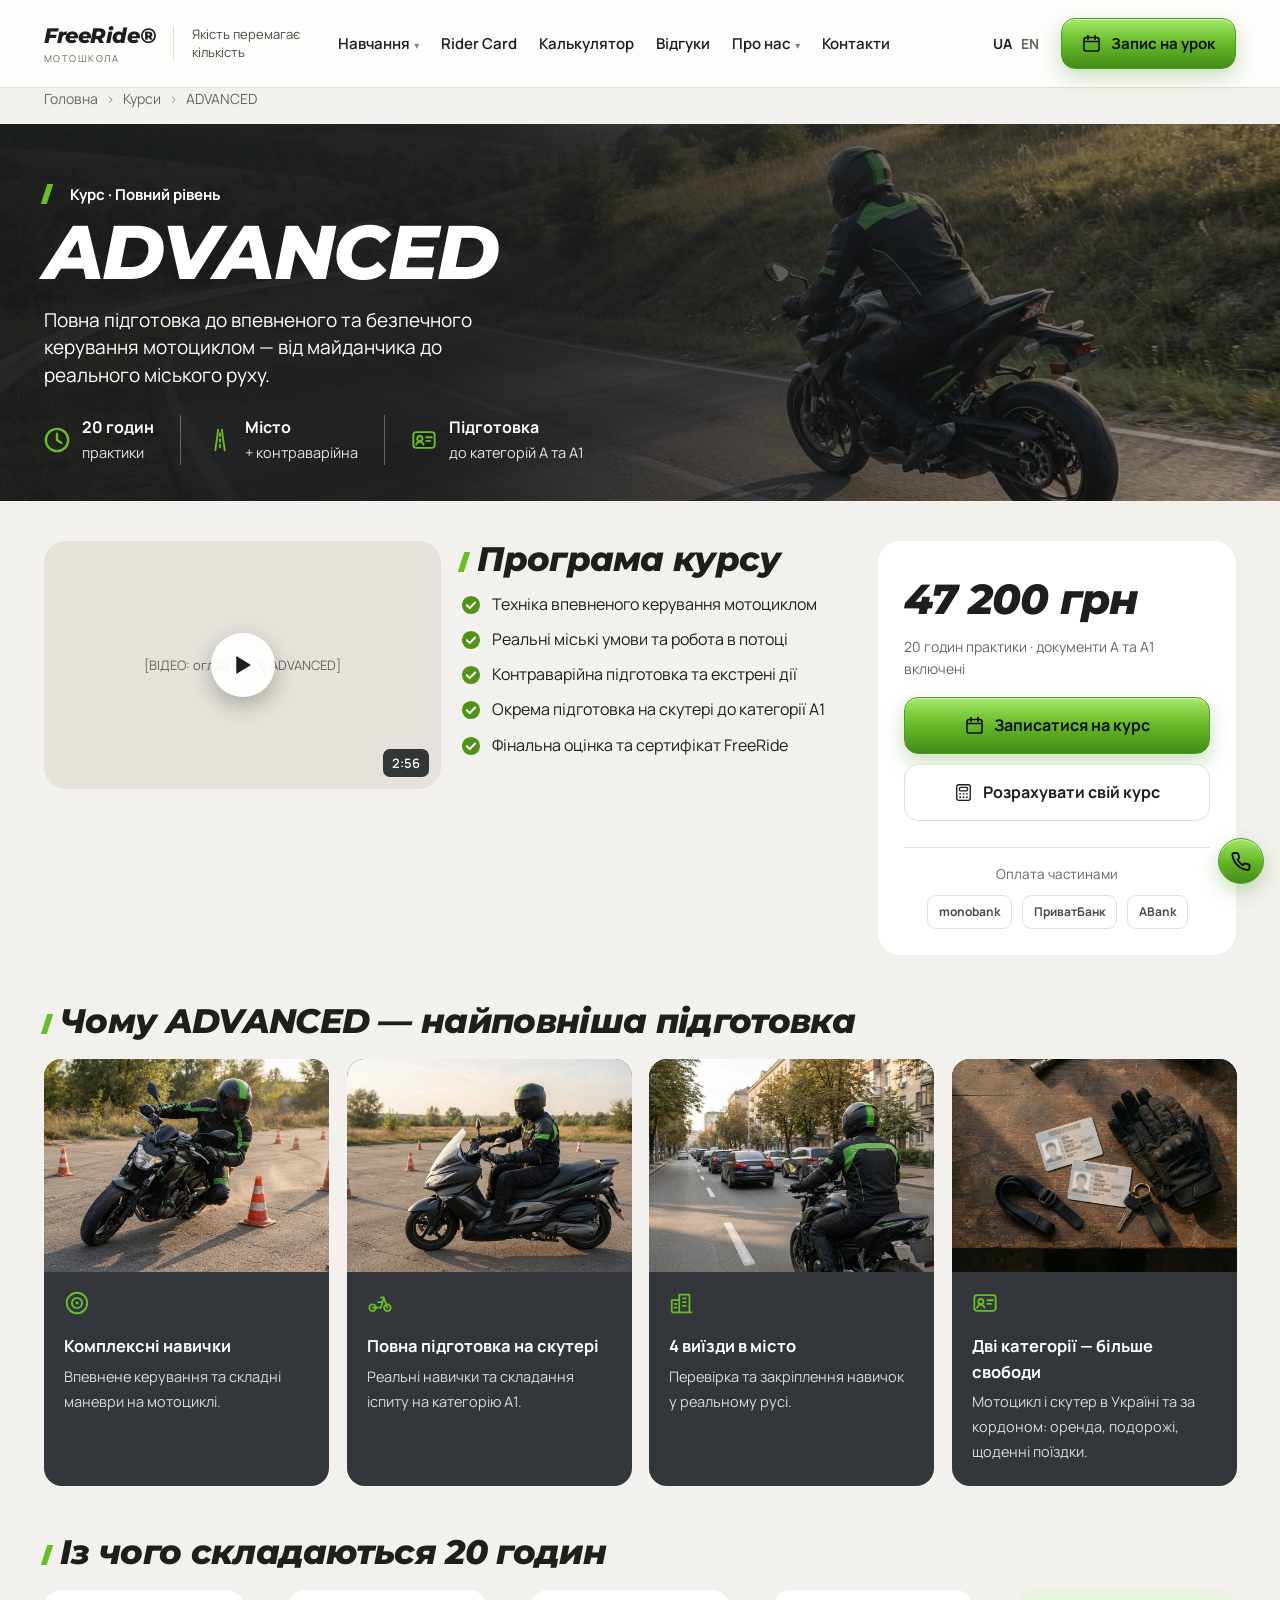
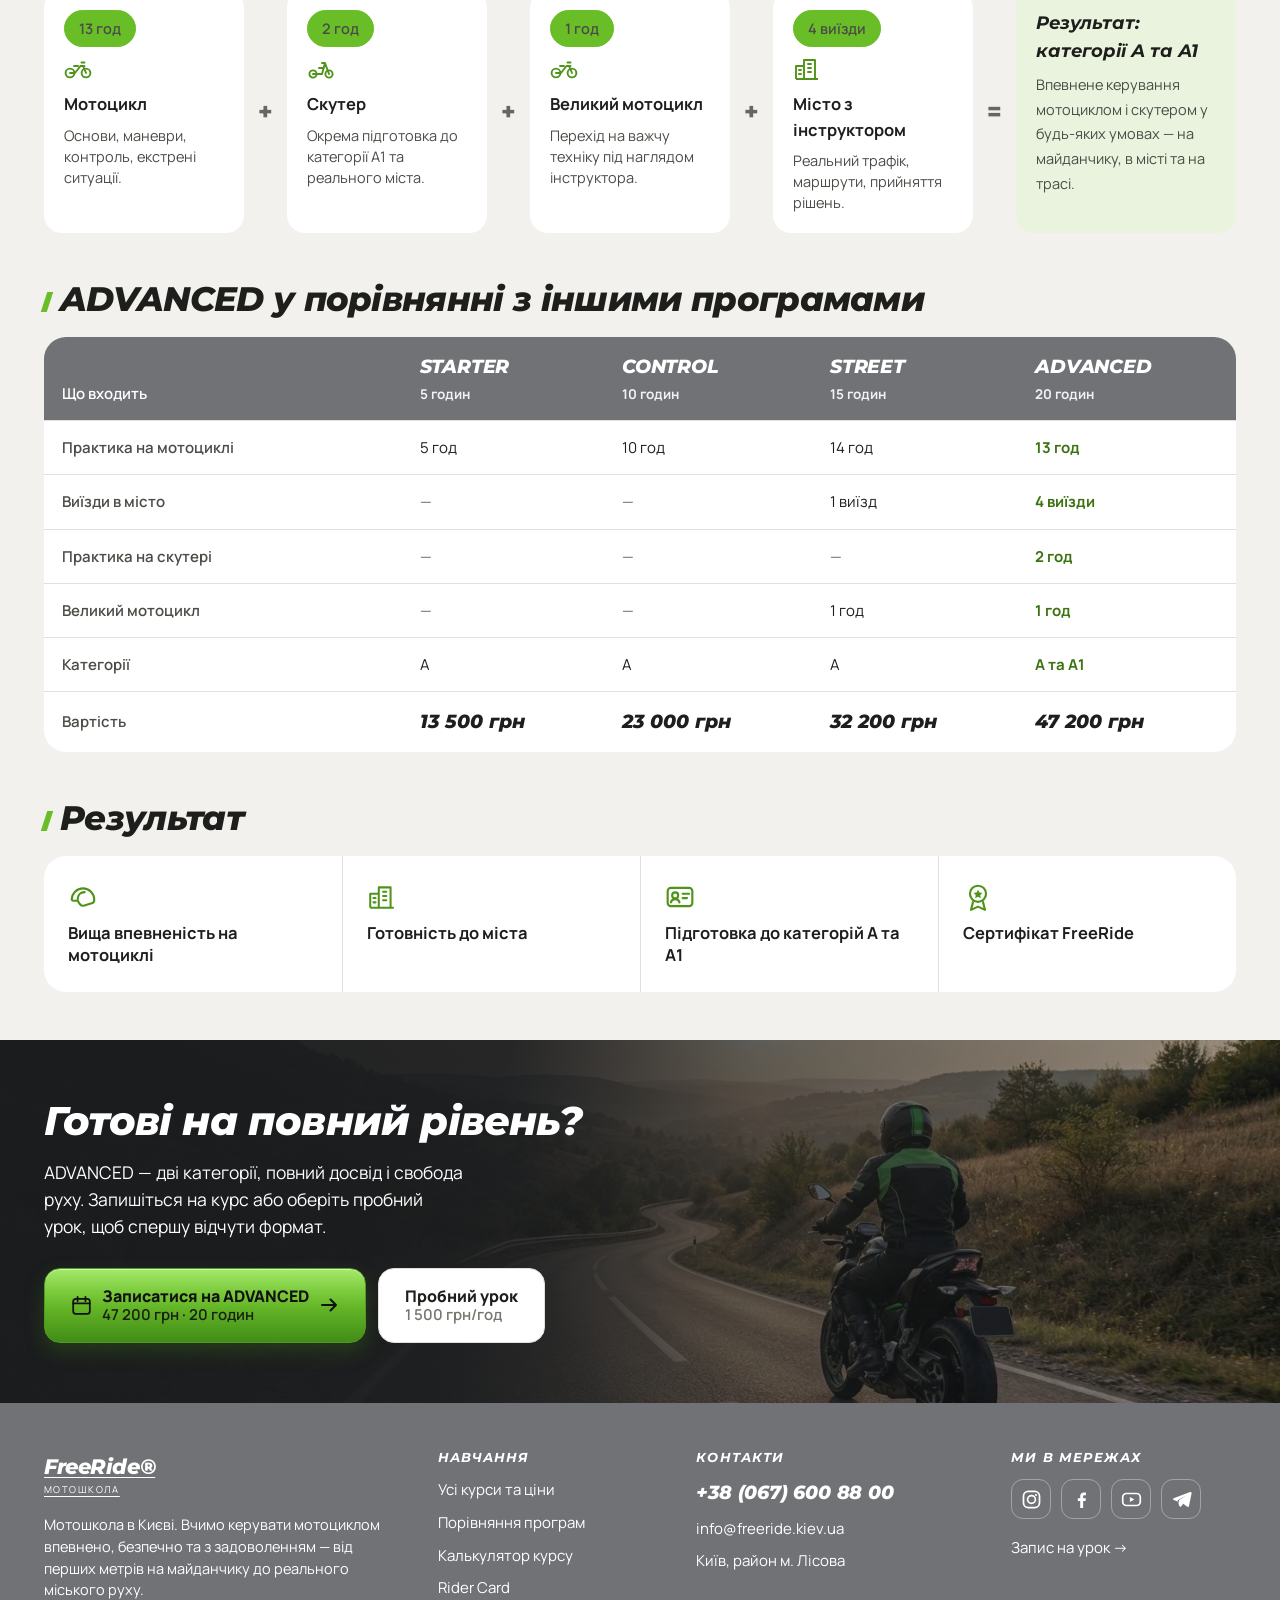
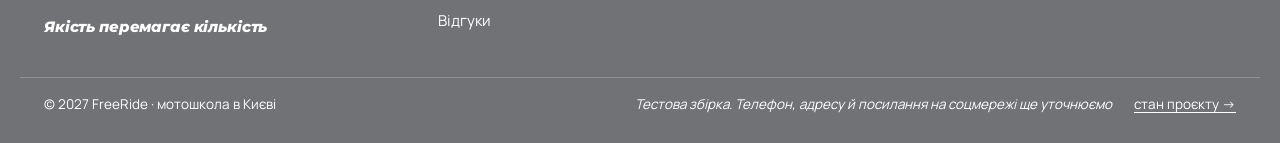
<file: docs/course-advanced.html>
<!doctype html>
<html lang="uk">
<head>
<meta charset="utf-8">
<meta name="viewport" content="width=device-width, initial-scale=1">
<meta name="robots" content="noindex, nofollow">
<title>ADVANCED — курс FreeRide</title>
<script>document.documentElement.classList.add('js')</script>
<link rel="preconnect" href="https://fonts.googleapis.com">
<link rel="preconnect" href="https://fonts.gstatic.com" crossorigin>
<link rel="stylesheet" href="https://fonts.googleapis.com/css2?family=Manrope:wght@400;500;600;700;800&family=Montserrat:ital,wght@0,600;0,700;0,800;1,700;1,800&display=swap">
<link rel="stylesheet" href="assets/base.css?v=23">
<link rel="stylesheet" href="assets/home.css?v=23">
<link rel="stylesheet" href="assets/courses.css?v=23">
<link rel="stylesheet" href="assets/course.css?v=23">
</head>
<body>

<svg width="0" height="0" style="position:absolute" aria-hidden="true"><defs>
  <g id="i-cal"><rect x="2.5" y="4.5" width="19" height="17" rx="3" fill="none" stroke="currentColor" stroke-width="2"/><path d="M2.5 9.5h19M7.5 2v5M16.5 2v5" stroke="currentColor" stroke-width="2" stroke-linecap="round"/></g>
  <g id="i-clock"><circle cx="10" cy="10" r="8.6" fill="none" stroke="currentColor" stroke-width="1.8"/><path d="M10 5.2V10l3.4 2.2" fill="none" stroke="currentColor" stroke-width="1.8" stroke-linecap="round"/></g>
  <g id="i-arrow"><path d="M3 10h14m-5.5-5.5L17 10l-5.5 5.5" fill="none" stroke="currentColor" stroke-width="2" stroke-linecap="round" stroke-linejoin="round"/></g>
  <g id="i-check"><circle cx="11" cy="11" r="10" fill="currentColor"/><path d="m6.4 11.2 3.2 3.2 5.9-6.1" fill="none" stroke="#fff" stroke-width="2.2" stroke-linecap="round" stroke-linejoin="round"/></g>
  <g id="i-moto"><circle cx="6" cy="18" r="4.4" fill="none" stroke="currentColor" stroke-width="1.9"/><circle cx="22" cy="18" r="4.4" fill="none" stroke="currentColor" stroke-width="1.9"/><path d="M6 18h5l5.5-7h4M14 11h-4M19 11l3 7M17.5 7.5h3" fill="none" stroke="currentColor" stroke-width="1.9" stroke-linecap="round" stroke-linejoin="round"/></g>
  <g id="i-scooter"><circle cx="6" cy="19" r="3.6" fill="none" stroke="currentColor" stroke-width="1.9"/><circle cx="22" cy="19" r="3.6" fill="none" stroke="currentColor" stroke-width="1.9"/><path d="M6 19h9l3-11h-3M18 8l4 11M12 13h5" fill="none" stroke="currentColor" stroke-width="1.9" stroke-linecap="round" stroke-linejoin="round"/></g>
  <g id="i-city"><path d="M3 24V11h8v13M11 24V5h11v19M3 24h22" fill="none" stroke="currentColor" stroke-width="1.9" stroke-linejoin="round"/><path d="M6 15h2M6 19h2M15 9h3M15 13h3M15 17h3" stroke="currentColor" stroke-width="1.9" stroke-linecap="round"/></g>
  <g id="i-road"><path d="M9 25 12 3M19 25 16 3" fill="none" stroke="currentColor" stroke-width="2" stroke-linecap="round"/><path d="M14 7v3M14 13v3M14 19v3" stroke="currentColor" stroke-width="2" stroke-linecap="round"/></g>
  <g id="i-id"><rect x="2.5" y="5.5" width="23" height="17" rx="3" fill="none" stroke="currentColor" stroke-width="2"/><circle cx="9.5" cy="12.5" r="2.8" fill="none" stroke="currentColor" stroke-width="2"/><path d="M5.5 19c.6-2 2-3 4-3s3.4 1 4 3M16.5 11h6M16.5 15h4" fill="none" stroke="currentColor" stroke-width="2" stroke-linecap="round"/></g>
  <g id="i-helmet"><path d="M3.5 16.5a10.5 10.5 0 1 1 21 0c0 1.5-.4 2.6-1.6 3l-7.6 2.4a4 4 0 0 1-4.6-1.7L9 17.5H5a1.5 1.5 0 0 1-1.5-1Z" fill="none" stroke="currentColor" stroke-width="2" stroke-linejoin="round"/><path d="M9 16.5c0-4 2.6-7 6.5-7" fill="none" stroke="currentColor" stroke-width="2" stroke-linecap="round"/></g>
  <g id="i-medal"><circle cx="14" cy="11" r="7.5" fill="none" stroke="currentColor" stroke-width="2"/><path d="m14 7.2 1.3 2.6 2.9.4-2.1 2 .5 2.9-2.6-1.4-2.6 1.4.5-2.9-2.1-2 2.9-.4L14 7.2Z" fill="currentColor"/><path d="m9.5 18-2 8 6.5-3 6.5 3-2-8" fill="none" stroke="currentColor" stroke-width="2" stroke-linejoin="round"/></g>
  <g id="i-calc"><rect x="4" y="2.5" width="20" height="23" rx="3" fill="none" stroke="currentColor" stroke-width="2"/><rect x="8" y="6.5" width="12" height="5" rx="1.5" fill="none" stroke="currentColor" stroke-width="2"/><path d="M9 16h.01M14 16h.01M19 16h.01M9 21h.01M14 21h.01M19 21h.01" stroke="currentColor" stroke-width="2.6" stroke-linecap="round"/></g>
  <g id="i-target"><circle cx="14" cy="14" r="11" fill="none" stroke="currentColor" stroke-width="2"/><circle cx="14" cy="14" r="5.5" fill="none" stroke="currentColor" stroke-width="2"/><circle cx="14" cy="14" r="1.6" fill="currentColor"/></g>
  <g id="i-phone"><path d="M19.4 15.7v2.6a1.75 1.75 0 0 1-1.9 1.75 17 17 0 0 1-7.4-2.63 16.7 16.7 0 0 1-5.1-5.1A17 17 0 0 1 2.35 4.9 1.75 1.75 0 0 1 4.1 3h2.6a1.75 1.75 0 0 1 1.75 1.5c.11.84.31 1.66.6 2.45a1.75 1.75 0 0 1-.39 1.84l-1.1 1.1a14 14 0 0 0 5.25 5.25l1.1-1.1a1.75 1.75 0 0 1 1.84-.39c.79.29 1.61.49 2.45.6a1.75 1.75 0 0 1 1.5 1.78Z" fill="none" stroke="currentColor" stroke-width="1.9" stroke-linecap="round" stroke-linejoin="round"/></g>
  <g id="i-mail"><rect x="2.3" y="4.4" width="17.4" height="13.2" rx="2.6" fill="none" stroke="currentColor" stroke-width="1.9"/><path d="m3.4 6.4 7.6 5.3 7.6-5.3" fill="none" stroke="currentColor" stroke-width="1.9" stroke-linecap="round" stroke-linejoin="round"/></g>
  <g id="i-tg"><path d="M19.9 3.1 2.8 9.7c-.9.35-.86 1.64.05 1.93l4.26 1.35 1.65 4.94c.26.78 1.26.98 1.78.34l2.25-2.78 4.33 3.19c.63.46 1.53.1 1.68-.67l2.78-13.6c.17-.82-.64-1.47-1.68-1.29Zm-3.9 3.4-7.3 5.1-.5 3.5-1.1-3.4 8.9-5.2Z" fill="currentColor"/></g>
  <g id="i-wa"><path d="M11 2.6a8.4 8.4 0 0 0-7.2 12.7l-1.15 4.1 4.2-1.1A8.4 8.4 0 1 0 11 2.6Z" fill="none" stroke="currentColor" stroke-width="1.8" stroke-linejoin="round"/><path d="M8.5 7.1c.22-.12.52-.07.65.15l.78 1.35c.13.22.09.5-.09.67l-.52.5c-.18.17-.23.44-.12.66a6.6 6.6 0 0 0 2.97 2.97c.22.11.49.06.66-.12l.5-.52c.17-.18.45-.22.67-.09l1.35.78c.22.13.27.43.15.65-.47.84-1.42 1.3-2.35 1.1a7.9 7.9 0 0 1-5.75-5.75c-.2-.93.26-1.88 1.1-2.35Z" fill="currentColor"/></g>
  <g id="i-viber"><path d="M11 2.1c-3.5 0-6.3 3.2-6.3 7.3 0 3.3 1.9 6.1 4.5 7l-.8 3.1c-.12.46.4.82.78.53l3.4-2.6c3.3-.35 5.7-3.5 5.7-8.1 0-4.1-2.8-7.3-6.3-7.3Z" fill="none" stroke="currentColor" stroke-width="1.8" stroke-linejoin="round"/><path d="M8.9 6.6c.21-.12.49-.06.62.14l.72 1.25c.12.21.08.47-.09.63l-.47.46c-.17.16-.21.41-.11.62a6 6 0 0 0 2.7 2.7c.21.1.46.06.62-.11l.46-.47c.16-.17.42-.21.63-.09l1.25.72c.2.13.26.41.14.62-.44.76-1.3 1.17-2.15 1a7.2 7.2 0 0 1-5.23-5.23c-.17-.85.24-1.71 1-2.15Z" fill="currentColor"/></g>
  <g id="i-ig"><rect x="2.6" y="2.6" width="16.8" height="16.8" rx="5" fill="none" stroke="currentColor" stroke-width="1.8"/><circle cx="11" cy="11" r="4.1" fill="none" stroke="currentColor" stroke-width="1.8"/><circle cx="15.7" cy="6.3" r="1.15" fill="currentColor"/></g>
  <g id="i-fb"><path d="M12.7 20v-7.4h2.5l.38-2.9h-2.88V7.84c0-.84.23-1.41 1.43-1.41h1.53V3.84c-.26-.04-1.18-.11-2.25-.11-2.22 0-3.75 1.36-3.75 3.85v2.12H7.14v2.9h2.52V20h3.04Z" fill="currentColor"/></g>
  <g id="i-yt"><rect x="1.8" y="4.7" width="18.4" height="12.6" rx="4" fill="none" stroke="currentColor" stroke-width="1.8"/><path d="M9.3 8.3v5.4l4.7-2.7-4.7-2.7Z" fill="currentColor"/></g>
</defs></svg>

<header class="bar">
  <div class="bar-in">
    <div class="brandblock">
      <a class="logo" href="home.html">
        <span><b>FreeRide®</b><s>мотошкола</s></span>
      </a>
      <p class="motto">Якість перемагає кількість</p>
    </div>
    <div class="drawer" id="menu">
      <nav class="nav">
        <a href="courses.html">Навчання<span class="caret">▾</span></a>
        <a href="home.html#rider">Rider Card</a>
        <a href="calculator.html">Калькулятор</a>
        <a href="reviews.html">Відгуки</a>
        <a href="about.html">Про нас<span class="caret">▾</span></a>
        <a href="#">Контакти</a>
      </nav>
      <a class="btn btn-go hdr-cta" style="font-size: 15px; padding: 13px 20px" href="#final">
        <svg width="19" height="19" viewBox="0 0 24 24"><use href="#i-cal"/></svg>Запис на урок</a>
    </div>
    <div class="lang"><a href="#" aria-current="true">UA</a><a href="#">EN</a></div>
    <button class="burger" type="button" aria-expanded="false" aria-controls="menu">
      <span class="sr">Меню</span>
      <span class="burger-box" aria-hidden="true"><i></i><i></i><i></i></span>
    </button>
  </div>
</header>

<nav class="wrap crumbs" aria-label="Навігація сторінками">
  <a href="home.html">Головна</a><span>›</span><a href="courses.html">Курси</a><span>›</span>ADVANCED
</nav>

<!-- 1. ХІРОУ -->
<section class="chero">
  <div class="chero-media"><img class="ph-img" src="assets/photos/hero-serpentine.jpg" alt="Мотоцикліст у повороті гірського серпантину" loading="eager" fetchpriority="high" decoding="async"></div>
  <div class="chero-veil"></div>
  <div class="wrap chero-in">
    <p class="chero-kicker"><span class="slash"><i></i><i></i></span>Курс · Повний рівень</p>
    <h1>ADVANCED</h1>
    <p class="chero-sub">Повна підготовка до впевненого та безпечного керування мотоциклом — від майданчика до реального міського руху.</p>
    <div class="facts">
      <div class="fact"><svg width="26" height="26" viewBox="0 0 20 20"><use href="#i-clock"/></svg><div><b>20 годин</b><span>практики</span></div></div>
      <div class="fact"><svg width="26" height="26" viewBox="0 0 28 28"><use href="#i-road"/></svg><div><b>Місто</b><span>+ контраварійна</span></div></div>
      <div class="fact"><svg width="26" height="26" viewBox="0 0 28 28"><use href="#i-id"/></svg><div><b>Підготовка</b><span>до категорій А та А1</span></div></div>
    </div>
  </div>
</section>

<!-- 2. ВІДЕО · ПРОГРАМА · ЦІНА -->
<section class="wrap" style="padding: 40px 24px 48px">
  <div class="top3">
    <div class="vid" data-rev="left">
      <div class="ph">[ВІДЕО: огляд курсу ADVANCED]</div>
      <span class="vid-play"><svg width="22" height="22" viewBox="0 0 18 18"><path d="M3.5 1.6 15.5 9 3.5 16.4V1.6Z" fill="currentColor"/></svg></span>
      <span class="vid-len">2:56</span>
    </div>

    <div class="plan" data-rev="up">
      <h2 style="margin-bottom: 16px"><span class="slash"><i></i><i></i></span>Програма курсу</h2>
      <ul>
        <li><svg width="20" height="20" viewBox="0 0 22 22"><use href="#i-check"/></svg>Техніка впевненого керування мотоциклом</li>
        <li><svg width="20" height="20" viewBox="0 0 22 22"><use href="#i-check"/></svg>Реальні міські умови та робота в потоці</li>
        <li><svg width="20" height="20" viewBox="0 0 22 22"><use href="#i-check"/></svg>Контраварійна підготовка та екстрені дії</li>
        <li><svg width="20" height="20" viewBox="0 0 22 22"><use href="#i-check"/></svg>Окрема підготовка на скутері до категорії А1</li>
        <li><svg width="20" height="20" viewBox="0 0 22 22"><use href="#i-check"/></svg>Фінальна оцінка та сертифікат FreeRide</li>
      </ul>
    </div>

    <aside class="pricebox" data-rev="right">
      <div class="sum">47 200 грн</div>
      <p class="sum-note">20 годин практики · документи А та А1 включені</p>
      <a class="btn btn-go" href="#final">
        <svg width="19" height="19" viewBox="0 0 24 24"><use href="#i-cal"/></svg>Записатися на курс</a>
      <a class="btn btn-ghost" href="courses.html#compare">
        <svg width="19" height="19" viewBox="0 0 28 28"><use href="#i-calc"/></svg>Розрахувати свій курс</a>
      <div class="pay">
        <p class="pay-t">Оплата частинами</p>
        <div class="pay-row"><span>monobank</span><span>ПриватБанк</span><span>ABank</span></div>
      </div>
    </aside>
  </div>
</section>

<!-- 3. ЧОМУ ЦЕЙ КУРС -->
<section class="wrap" style="padding: 0 24px 48px">
  <h2 data-rev="up" style="margin-bottom: 20px"><span class="slash"><i></i><i></i></span>Чому ADVANCED — найповніша підготовка</h2>
  <div class="why" data-rev-group="up">
    <div class="why-card">
      <div class="why-media"><img class="ph-img" src="assets/photos/stage-drills.jpg" alt="Складні маневри на тренувальному майданчику" loading="lazy" decoding="async"></div>
      <div class="why-body"><svg width="26" height="26" viewBox="0 0 28 28"><use href="#i-target"/></svg>
        <b>Комплексні навички</b><span>Впевнене керування та складні маневри на мотоциклі.</span></div>
    </div>
    <div class="why-card">
      <div class="why-media"><img class="ph-img" src="assets/photos/extra-scooter.jpg" alt="Практика на скутері на майданчику" loading="lazy" decoding="async"></div>
      <div class="why-body"><svg width="26" height="26" viewBox="0 0 28 28"><use href="#i-scooter"/></svg>
        <b>Повна підготовка на скутері</b><span>Реальні навички та складання іспиту на категорію А1.</span></div>
    </div>
    <div class="why-card">
      <div class="why-media"><img class="ph-img" src="assets/photos/stage-city.jpg" alt="Виїзд у місто: мотоцикліст у реальному трафіку" loading="lazy" decoding="async"></div>
      <div class="why-body"><svg width="26" height="26" viewBox="0 0 28 28"><use href="#i-city"/></svg>
        <b>4 виїзди в місто</b><span>Перевірка та закріплення навичок у реальному русі.</span></div>
    </div>
    <div class="why-card">
      <div class="why-media"><img class="ph-img" src="assets/photos/detail-licence.jpg" alt="Водійське посвідчення, ключі й мотоперчатки на столі" loading="lazy" decoding="async"></div>
      <div class="why-body"><svg width="26" height="26" viewBox="0 0 28 28"><use href="#i-id"/></svg>
        <b>Дві категорії — більше свободи</b><span>Мотоцикл і скутер в Україні та за кордоном: оренда, подорожі, щоденні поїздки.</span></div>
    </div>
  </div>
</section>

<!-- 4. СКЛАД ПРОГРАМИ -->
<section class="wrap" style="padding: 0 24px 48px">
  <h2 data-rev="up" style="margin-bottom: 20px"><span class="slash"><i></i><i></i></span>Із чого складаються 20 годин</h2>
  <div class="mix" data-rev="up">
    <div class="mix-part">
      <span class="pill pill-go">13 год</span>
      <svg width="28" height="28" viewBox="0 0 28 28"><use href="#i-moto"/></svg>
      <b>Мотоцикл</b><span>Основи, маневри, контроль, екстрені ситуації.</span>
    </div>
    <span class="mix-op" aria-hidden="true">+</span>
    <div class="mix-part">
      <span class="pill pill-go">2 год</span>
      <svg width="28" height="28" viewBox="0 0 28 28"><use href="#i-scooter"/></svg>
      <b>Скутер</b><span>Окрема підготовка до категорії А1 та реального міста.</span>
    </div>
    <span class="mix-op" aria-hidden="true">+</span>
    <div class="mix-part">
      <span class="pill pill-go">1 год</span>
      <svg width="28" height="28" viewBox="0 0 28 28"><use href="#i-moto"/></svg>
      <b>Великий мотоцикл</b><span>Перехід на важчу техніку під наглядом інструктора.</span>
    </div>
    <span class="mix-op" aria-hidden="true">+</span>
    <div class="mix-part">
      <span class="pill pill-go">4 виїзди</span>
      <svg width="28" height="28" viewBox="0 0 28 28"><use href="#i-city"/></svg>
      <b>Місто з інструктором</b><span>Реальний трафік, маршрути, прийняття рішень.</span>
    </div>
    <span class="mix-op" aria-hidden="true">=</span>
    <div class="mix-res">
      <b>Результат: категорії А та А1</b>
      <span>Впевнене керування мотоциклом і скутером у будь-яких умовах — на майданчику, в місті та на трасі.</span>
    </div>
  </div>
</section>

<!-- 5. ПОРІВНЯННЯ -->
<section class="wrap" style="padding: 0 24px 48px">
  <h2 data-rev="up" style="margin-bottom: 20px"><span class="slash"><i></i><i></i></span>ADVANCED у порівнянні з іншими програмами</h2>
  <p class="cmp-swipe" aria-hidden="true">Таблиця прокручується вбік
    <svg width="16" height="16" viewBox="0 0 20 20"><use href="#i-arrow"/></svg></p>
  <div class="cmp-wrap" tabindex="0" role="region" aria-label="Таблиця порівняння програм, прокручується вбік">
    <table class="cmp">
      <thead>
        <tr>
          <th scope="col">Що входить</th>
          <th scope="col"><b>STARTER</b><span>5 годин</span></th>
          <th scope="col"><b>CONTROL</b><span>10 годин</span></th>
          <th scope="col"><b>STREET</b><span>15 годин</span></th>
          <th scope="col"><b>ADVANCED</b><span>20 годин</span></th>
        </tr>
      </thead>
      <tbody>
        <tr><th scope="row">Практика на мотоциклі</th><td>5 год</td><td>10 год</td><td>14 год</td><td class="yes">13 год</td></tr>
        <tr><th scope="row">Виїзди в місто</th><td class="no">—</td><td class="no">—</td><td>1 виїзд</td><td class="yes">4 виїзди</td></tr>
        <tr><th scope="row">Практика на скутері</th><td class="no">—</td><td class="no">—</td><td class="no">—</td><td class="yes">2 год</td></tr>
        <tr><th scope="row">Великий мотоцикл</th><td class="no">—</td><td class="no">—</td><td>1 год</td><td class="yes">1 год</td></tr>
        <tr><th scope="row">Категорії</th><td>А</td><td>А</td><td>А</td><td class="yes">А та А1</td></tr>
        <tr><th scope="row">Вартість</th><td class="sum">13 500 грн</td><td class="sum">23 000 грн</td><td class="sum">32 200 грн</td><td class="sum">47 200 грн</td></tr>
      </tbody>
    </table>
  </div>
</section>

<!-- 6. РЕЗУЛЬТАТ -->
<section class="wrap" style="padding: 0 24px 48px">
  <h2 data-rev="up" style="margin-bottom: 20px"><span class="slash"><i></i><i></i></span>Результат</h2>
  <div class="result" data-rev-group="up">
    <div><svg width="30" height="30" viewBox="0 0 28 28"><use href="#i-helmet"/></svg><b>Вища впевненість на мотоциклі</b></div>
    <div><svg width="30" height="30" viewBox="0 0 28 28"><use href="#i-city"/></svg><b>Готовність до міста</b></div>
    <div><svg width="30" height="30" viewBox="0 0 28 28"><use href="#i-id"/></svg><b>Підготовка до категорій А та А1</b></div>
    <div><svg width="30" height="30" viewBox="0 0 28 28"><use href="#i-medal"/></svg><b>Сертифікат FreeRide</b></div>
  </div>
</section>

<!-- 7. ФІНАЛЬНИЙ ЗАКЛИК -->
<section class="final" id="final">
  <div class="final-media"><img class="ph-img" src="assets/photos/band-serpentine.jpg" alt="Мотоцикліст на серпантині проти вечірнього сонця" loading="lazy" decoding="async"></div>
  <div class="final-veil"></div>
  <div class="wrap final-in">
    <h2>Готові на повний рівень?</h2>
    <p>ADVANCED — дві категорії, повний досвід і свобода руху. Запишіться на курс або оберіть пробний урок, щоб спершу відчути формат.</p>
    <div style="display: flex; flex-wrap: wrap; gap: 12px">
      <a class="btn btn-go btn-xl" href="#">
        <svg width="21" height="21" viewBox="0 0 24 24"><use href="#i-cal"/></svg>
        <span><b>Записатися на ADVANCED</b><s>47 200 грн · 20 годин</s></span>
        <svg width="20" height="20" viewBox="0 0 20 20"><use href="#i-arrow"/></svg></a>
      <a class="btn btn-ghost btn-xl" href="#">
        <span><b>Пробний урок</b><s class="muted">1 500 грн/год</s></span></a>
    </div>
  </div>
</section>


<!-- Віджет звʼязку: один клік до менеджера з будь-якого екрана -->
<div class="callme" id="callme">
  <button class="callme-toggle" type="button" aria-expanded="false" aria-controls="callme-list">
    <svg width="22" height="22" viewBox="0 0 22 22" aria-hidden="true"><use href="#i-phone"/></svg>
    <span class="sr">Звʼязатися з нами</span>
  </button>
  <div class="callme-list" id="callme-list">
    <a href="tel:+380676008800"><svg width="21" height="21" viewBox="0 0 22 22" aria-hidden="true"><use href="#i-phone"/></svg><span>Подзвонити</span></a>
    <a href="viber://chat?number=%2B380676008800"><svg width="21" height="21" viewBox="0 0 22 22" aria-hidden="true"><use href="#i-viber"/></svg><span>Viber</span></a>
    <a href="https://wa.me/380676008800" target="_blank" rel="noopener"><svg width="21" height="21" viewBox="0 0 22 22" aria-hidden="true"><use href="#i-wa"/></svg><span>WhatsApp</span></a>
    <a href="https://t.me/+380676008800" target="_blank" rel="noopener"><svg width="21" height="21" viewBox="0 0 22 22" aria-hidden="true"><use href="#i-tg"/></svg><span>Telegram</span></a>
    <a href="mailto:info@freeride.kiev.ua"><svg width="21" height="21" viewBox="0 0 22 22" aria-hidden="true"><use href="#i-mail"/></svg><span>Написати на пошту</span></a>
  </div>
</div>

<footer class="slab sfoot">
  <div class="wrap sfoot-in">
    <div class="sfoot-brand">
      <a class="logo" href="home.html"><span><b>FreeRide®</b><s>мотошкола</s></span></a>
      <p>Мотошкола в Києві. Вчимо керувати мотоциклом впевнено, безпечно та з задоволенням — від перших метрів на майданчику до реального міського руху.</p>
      <p class="sfoot-motto">Якість перемагає кількість</p>
    </div>

    <nav class="sfoot-col" aria-label="Навчання">
      <h3>Навчання</h3>
      <a href="courses.html">Усі курси та ціни</a>
      <a href="courses.html#compare">Порівняння програм</a>
      <a href="calculator.html">Калькулятор курсу</a>
      <a href="home.html#rider">Rider Card</a>
      <a href="reviews.html">Відгуки</a>
    </nav>

    <div class="sfoot-col">
      <h3>Контакти</h3>
      <a class="sfoot-tel" href="tel:+380676008800">+38 (067) 600 88 00</a>
      <a href="mailto:info@freeride.kiev.ua">info@freeride.kiev.ua</a>
      <span>Київ, район м. Лісова</span>
    </div>

    <div class="sfoot-col">
      <h3>Ми в мережах</h3>
      <div class="sfoot-soc">
        <a href="#" aria-label="Instagram"><svg width="21" height="21" viewBox="0 0 22 22" aria-hidden="true"><use href="#i-ig"/></svg></a>
        <a href="#" aria-label="Facebook"><svg width="21" height="21" viewBox="0 0 22 22" aria-hidden="true"><use href="#i-fb"/></svg></a>
        <a href="#" aria-label="YouTube"><svg width="21" height="21" viewBox="0 0 22 22" aria-hidden="true"><use href="#i-yt"/></svg></a>
        <a href="#" aria-label="Telegram"><svg width="21" height="21" viewBox="0 0 22 22" aria-hidden="true"><use href="#i-tg"/></svg></a>
      </div>
      <a href="#final">Запис на урок →</a>
    </div>
  </div>

  <div class="wrap sfoot-bottom">
    <span>© 2027 FreeRide · мотошкола в Києві</span>
    <span class="sfoot-note">Тестова збірка. Телефон, адресу й посилання на соцмережі ще уточнюємо</span>
    <a href="index.html">стан проєкту →</a>
  </div>
</footer>

<script src="assets/nav.js?v=23" defer></script>
<script src="assets/contact.js?v=23" defer></script>
<script src="assets/reveal.js?v=23" defer></script>
</body>
</html>
</file>
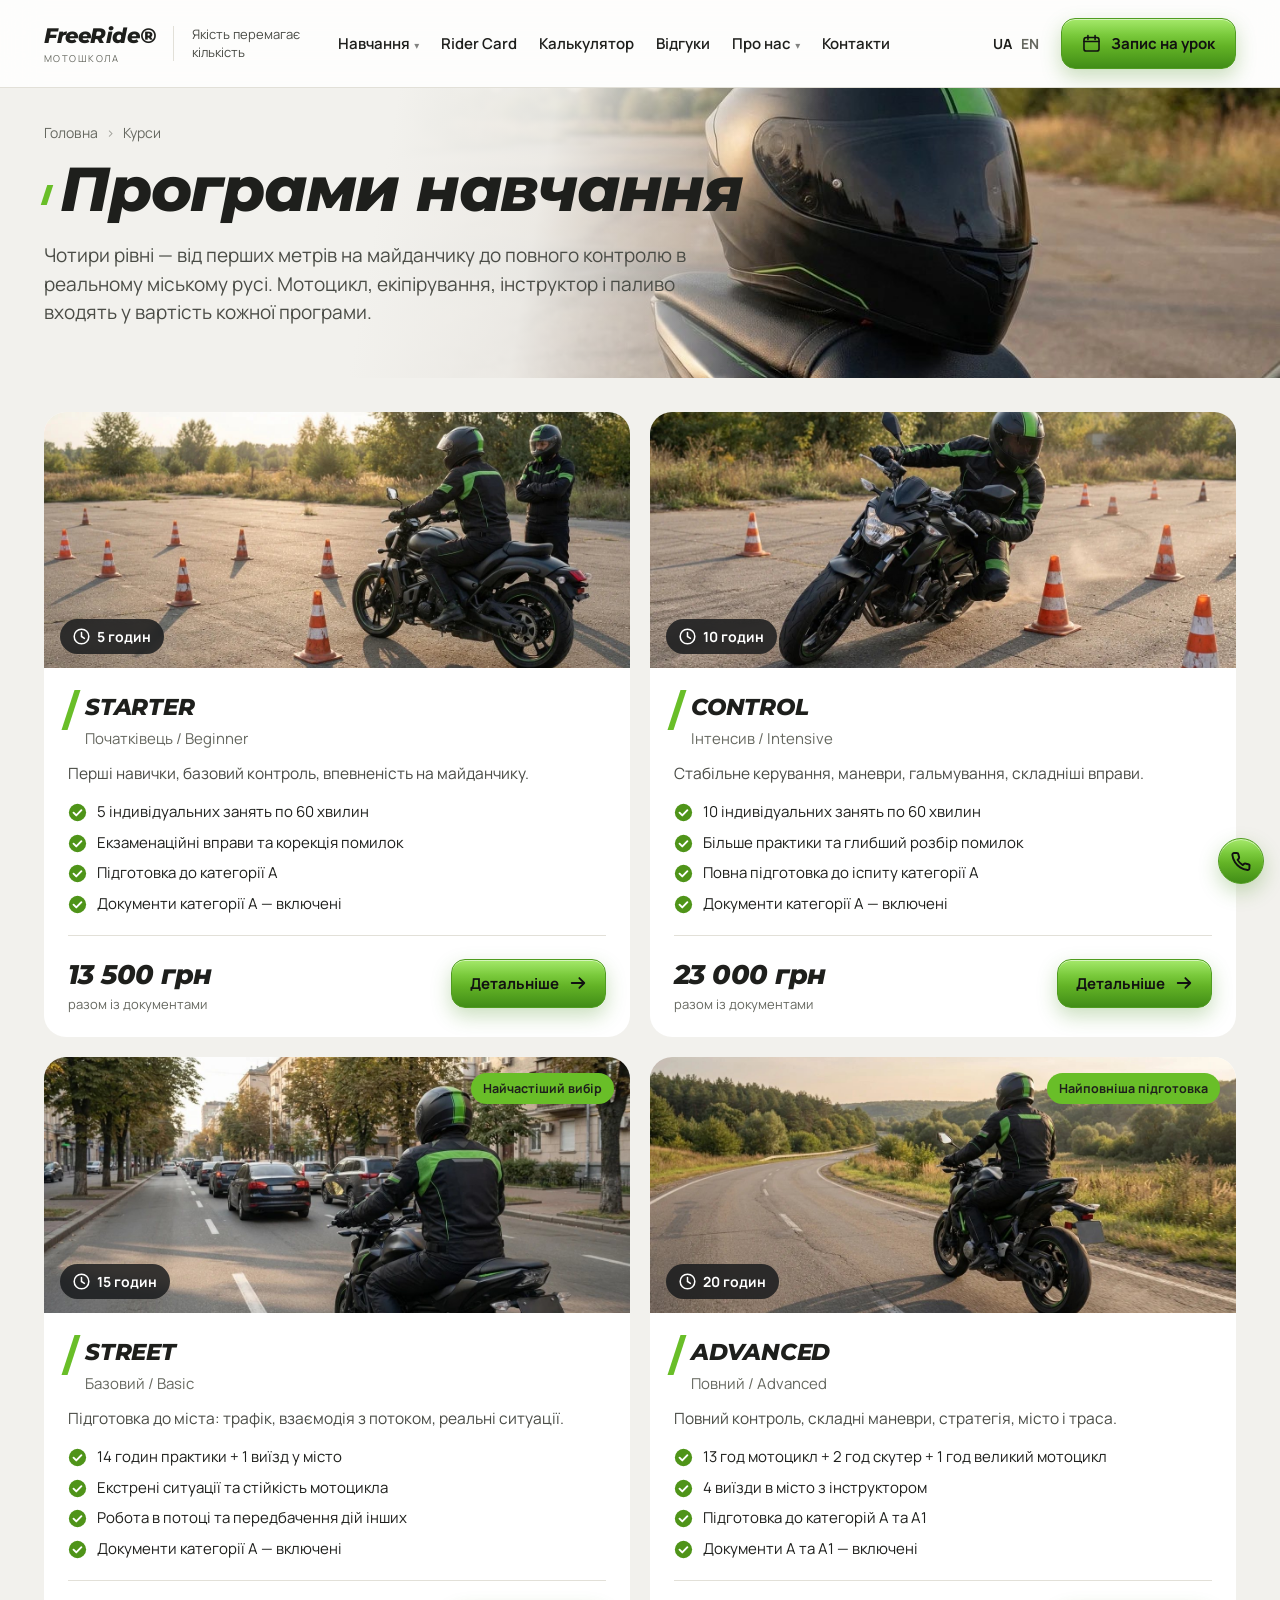
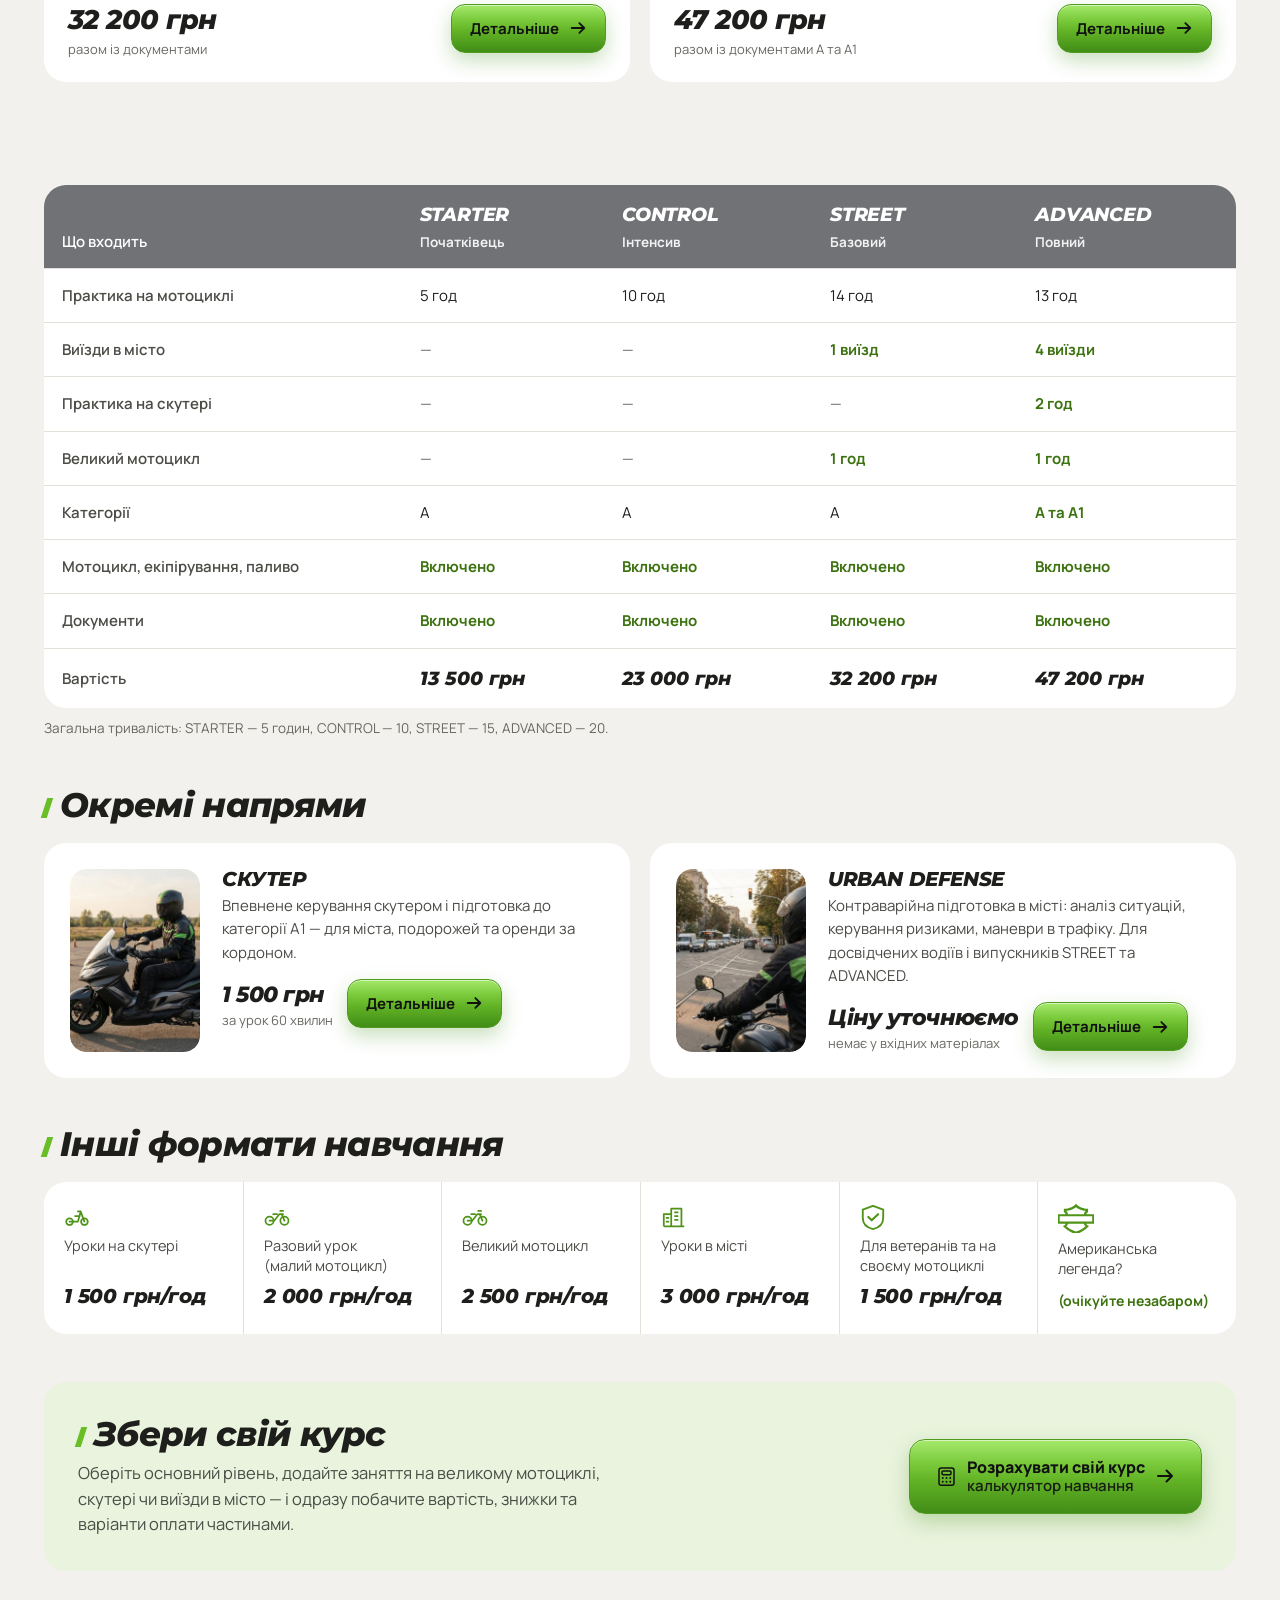
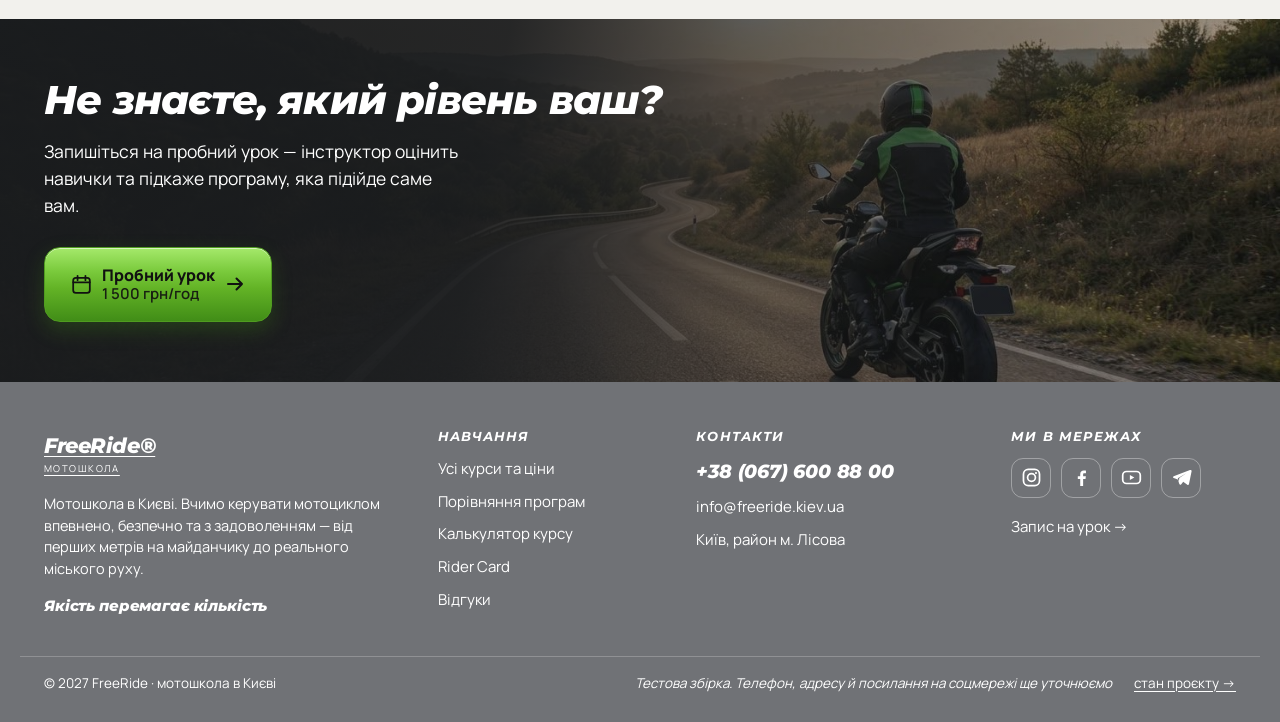
<file: docs/courses.html>
<!doctype html>
<html lang="uk">
<head>
<meta charset="utf-8">
<meta name="viewport" content="width=device-width, initial-scale=1">
<meta name="robots" content="noindex, nofollow">
<title>Курси — FreeRide</title>
<script>document.documentElement.classList.add('js')</script>
<link rel="preconnect" href="https://fonts.googleapis.com">
<link rel="preconnect" href="https://fonts.gstatic.com" crossorigin>
<link rel="stylesheet" href="https://fonts.googleapis.com/css2?family=Manrope:wght@400;500;600;700;800&family=Montserrat:ital,wght@0,600;0,700;0,800;1,700;1,800&display=swap">
<link rel="stylesheet" href="assets/base.css?v=23">
<link rel="stylesheet" href="assets/home.css?v=23">
<link rel="stylesheet" href="assets/courses.css?v=23">
</head>
<body>

<svg width="0" height="0" style="position:absolute" aria-hidden="true"><defs>
  <g id="i-cal"><rect x="2.5" y="4.5" width="19" height="17" rx="3" fill="none" stroke="currentColor" stroke-width="2"/><path d="M2.5 9.5h19M7.5 2v5M16.5 2v5" stroke="currentColor" stroke-width="2" stroke-linecap="round"/></g>
  <g id="i-clock"><circle cx="10" cy="10" r="8.6" fill="none" stroke="currentColor" stroke-width="1.8"/><path d="M10 5.2V10l3.4 2.2" fill="none" stroke="currentColor" stroke-width="1.8" stroke-linecap="round"/></g>
  <g id="i-arrow"><path d="M3 10h14m-5.5-5.5L17 10l-5.5 5.5" fill="none" stroke="currentColor" stroke-width="2" stroke-linecap="round" stroke-linejoin="round"/></g>
  <g id="i-check"><circle cx="11" cy="11" r="10" fill="currentColor"/><path d="m6.4 11.2 3.2 3.2 5.9-6.1" fill="none" stroke="#fff" stroke-width="2.2" stroke-linecap="round" stroke-linejoin="round"/></g>
  <g id="i-moto"><circle cx="6" cy="18" r="4.4" fill="none" stroke="currentColor" stroke-width="1.9"/><circle cx="22" cy="18" r="4.4" fill="none" stroke="currentColor" stroke-width="1.9"/><path d="M6 18h5l5.5-7h4M14 11h-4M19 11l3 7M17.5 7.5h3" fill="none" stroke="currentColor" stroke-width="1.9" stroke-linecap="round" stroke-linejoin="round"/></g>
  <g id="i-scooter"><circle cx="6" cy="19" r="3.6" fill="none" stroke="currentColor" stroke-width="1.9"/><circle cx="22" cy="19" r="3.6" fill="none" stroke="currentColor" stroke-width="1.9"/><path d="M6 19h9l3-11h-3M18 8l4 11M12 13h5" fill="none" stroke="currentColor" stroke-width="1.9" stroke-linecap="round" stroke-linejoin="round"/></g>
  <g id="i-city"><path d="M3 24V11h8v13M11 24V5h11v19M3 24h22" fill="none" stroke="currentColor" stroke-width="1.9" stroke-linejoin="round"/><path d="M6 15h2M6 19h2M15 9h3M15 13h3M15 17h3" stroke="currentColor" stroke-width="1.9" stroke-linecap="round"/></g>
  <g id="i-shield"><path d="M14 2 3 6v9c0 7 5 10.5 11 12 6-1.5 11-5 11-12V6L14 2Z" fill="none" stroke="currentColor" stroke-width="2" stroke-linejoin="round"/><path d="m9 14 3.6 3.6L19.5 11" fill="none" stroke="currentColor" stroke-width="2.3" stroke-linecap="round" stroke-linejoin="round"/></g>
  <g id="i-calc"><rect x="4" y="2.5" width="20" height="23" rx="3" fill="none" stroke="currentColor" stroke-width="2"/><rect x="8" y="6.5" width="12" height="5" rx="1.5" fill="none" stroke="currentColor" stroke-width="2"/><path d="M9 16h.01M14 16h.01M19 16h.01M9 21h.01M14 21h.01M19 21h.01" stroke="currentColor" stroke-width="2.6" stroke-linecap="round"/></g>
  <g id="i-phone"><path d="M19.4 15.7v2.6a1.75 1.75 0 0 1-1.9 1.75 17 17 0 0 1-7.4-2.63 16.7 16.7 0 0 1-5.1-5.1A17 17 0 0 1 2.35 4.9 1.75 1.75 0 0 1 4.1 3h2.6a1.75 1.75 0 0 1 1.75 1.5c.11.84.31 1.66.6 2.45a1.75 1.75 0 0 1-.39 1.84l-1.1 1.1a14 14 0 0 0 5.25 5.25l1.1-1.1a1.75 1.75 0 0 1 1.84-.39c.79.29 1.61.49 2.45.6a1.75 1.75 0 0 1 1.5 1.78Z" fill="none" stroke="currentColor" stroke-width="1.9" stroke-linecap="round" stroke-linejoin="round"/></g>
  <g id="i-mail"><rect x="2.3" y="4.4" width="17.4" height="13.2" rx="2.6" fill="none" stroke="currentColor" stroke-width="1.9"/><path d="m3.4 6.4 7.6 5.3 7.6-5.3" fill="none" stroke="currentColor" stroke-width="1.9" stroke-linecap="round" stroke-linejoin="round"/></g>
  <g id="i-tg"><path d="M19.9 3.1 2.8 9.7c-.9.35-.86 1.64.05 1.93l4.26 1.35 1.65 4.94c.26.78 1.26.98 1.78.34l2.25-2.78 4.33 3.19c.63.46 1.53.1 1.68-.67l2.78-13.6c.17-.82-.64-1.47-1.68-1.29Zm-3.9 3.4-7.3 5.1-.5 3.5-1.1-3.4 8.9-5.2Z" fill="currentColor"/></g>
  <g id="i-wa"><path d="M11 2.6a8.4 8.4 0 0 0-7.2 12.7l-1.15 4.1 4.2-1.1A8.4 8.4 0 1 0 11 2.6Z" fill="none" stroke="currentColor" stroke-width="1.8" stroke-linejoin="round"/><path d="M8.5 7.1c.22-.12.52-.07.65.15l.78 1.35c.13.22.09.5-.09.67l-.52.5c-.18.17-.23.44-.12.66a6.6 6.6 0 0 0 2.97 2.97c.22.11.49.06.66-.12l.5-.52c.17-.18.45-.22.67-.09l1.35.78c.22.13.27.43.15.65-.47.84-1.42 1.3-2.35 1.1a7.9 7.9 0 0 1-5.75-5.75c-.2-.93.26-1.88 1.1-2.35Z" fill="currentColor"/></g>
  <g id="i-viber"><path d="M11 2.1c-3.5 0-6.3 3.2-6.3 7.3 0 3.3 1.9 6.1 4.5 7l-.8 3.1c-.12.46.4.82.78.53l3.4-2.6c3.3-.35 5.7-3.5 5.7-8.1 0-4.1-2.8-7.3-6.3-7.3Z" fill="none" stroke="currentColor" stroke-width="1.8" stroke-linejoin="round"/><path d="M8.9 6.6c.21-.12.49-.06.62.14l.72 1.25c.12.21.08.47-.09.63l-.47.46c-.17.16-.21.41-.11.62a6 6 0 0 0 2.7 2.7c.21.1.46.06.62-.11l.46-.47c.16-.17.42-.21.63-.09l1.25.72c.2.13.26.41.14.62-.44.76-1.3 1.17-2.15 1a7.2 7.2 0 0 1-5.23-5.23c-.17-.85.24-1.71 1-2.15Z" fill="currentColor"/></g>
  <g id="i-ig"><rect x="2.6" y="2.6" width="16.8" height="16.8" rx="5" fill="none" stroke="currentColor" stroke-width="1.8"/><circle cx="11" cy="11" r="4.1" fill="none" stroke="currentColor" stroke-width="1.8"/><circle cx="15.7" cy="6.3" r="1.15" fill="currentColor"/></g>
  <g id="i-fb"><path d="M12.7 20v-7.4h2.5l.38-2.9h-2.88V7.84c0-.84.23-1.41 1.43-1.41h1.53V3.84c-.26-.04-1.18-.11-2.25-.11-2.22 0-3.75 1.36-3.75 3.85v2.12H7.14v2.9h2.52V20h3.04Z" fill="currentColor"/></g>
  <g id="i-yt"><rect x="1.8" y="4.7" width="18.4" height="12.6" rx="4" fill="none" stroke="currentColor" stroke-width="1.8"/><path d="M9.3 8.3v5.4l4.7-2.7-4.7-2.7Z" fill="currentColor"/></g>
  <!-- Планка-щит: обведено з файлу, наданого замовником -->
  <g id="i-barshield"><path d="M287 0L296 0L311 16L313 16L325 27L341 36L342 38L346 39L347 41L377 55L403 64L412 65L427 70L457 75L489 77L489 131L474 139L466 147L461 157L461 163L585 163L585 320L462 320L461 322L463 328L473 340L475 340L483 347L486 347L494 352L504 354L505 356L471 389L469 389L459 399L457 399L454 403L452 403L449 407L432 418L426 424L422 425L412 433L408 434L394 444L386 447L385 449L355 464L347 466L346 468L238 468L200 450L199 448L191 445L169 430L165 429L150 417L142 413L135 406L133 406L119 393L117 393L78 356L79 354L92 351L108 342L119 330L122 323L121 320L0 320L0 163L123 163L122 156L118 148L108 138L95 132L95 77L127 75L156 70L184 63L186 61L209 54L240 39L244 35L257 28L268 18L270 18L278 9L280 9ZM290 52L295 53L297 56L299 56L312 66L316 67L320 71L328 74L329 76L332 76L333 78L344 82L345 84L360 89L364 92L376 95L378 97L422 107L449 108L449 110L441 118L441 120L437 123L437 125L431 132L422 152L421 163L163 163L162 155L154 135L152 134L150 128L147 126L144 120L134 110L134 108L152 108L178 104L222 91L263 71L264 69L282 59ZM29 199L555 199L556 284L28 284L27 200ZM164 320L420 320L427 338L441 353L447 356L449 360L446 361L437 370L435 370L432 374L427 376L420 383L406 391L404 394L398 396L396 399L369 413L368 415L320 436L290 444L250 431L224 418L221 418L220 416L206 410L205 408L181 395L179 392L175 391L173 388L165 384L163 381L161 381L147 369L145 369L142 365L140 365L134 358L141 354L144 350L146 350L155 340Z" fill="currentColor" fill-rule="evenodd"/></g>
</defs></svg>

<header class="bar">
  <div class="bar-in">
    <div class="brandblock">
      <a class="logo" href="home.html">
        <span><b>FreeRide®</b><s>мотошкола</s></span>
      </a>
      <p class="motto">Якість перемагає кількість</p>
    </div>
    <div class="drawer" id="menu">
      <nav class="nav">
        <a href="courses.html" aria-current="page">Навчання<span class="caret">▾</span></a>
        <a href="home.html#rider">Rider Card</a>
        <a href="calculator.html">Калькулятор</a>
        <a href="reviews.html">Відгуки</a>
        <a href="about.html">Про нас<span class="caret">▾</span></a>
        <a href="#">Контакти</a>
      </nav>
      <a class="btn btn-go hdr-cta" style="font-size: 15px; padding: 13px 20px" href="#final">
        <svg width="19" height="19" viewBox="0 0 24 24"><use href="#i-cal"/></svg>Запис на урок</a>
    </div>
    <div class="lang"><a href="#" aria-current="true">UA</a><a href="#">EN</a></div>
    <button class="burger" type="button" aria-expanded="false" aria-controls="menu">
      <span class="sr">Меню</span>
      <span class="burger-box" aria-hidden="true"><i></i><i></i><i></i></span>
    </button>
  </div>
</header>

<section class="hero hero-page">
  <div class="hero-media"><img class="ph-img" src="assets/photos/hero-courses.jpg" alt="Мотоциклетний шолом крупним планом на сидінні мотоцикла" loading="eager" fetchpriority="high" decoding="async"></div>
  <div class="hero-veil"></div>
  <div class="wrap hero-in">
    <nav class="crumbs" aria-label="Навігація сторінками">
      <a href="home.html">Головна</a><span>›</span>Курси
    </nav>
    <h1><span class="slash"><i></i><i></i></span>Програми навчання</h1>
    <p class="lede">Чотири рівні — від перших метрів на майданчику до повного контролю в реальному міському русі. Мотоцикл, екіпірування, інструктор і паливо входять у вартість кожної програми.</p>
  </div>
</section>

<!-- ЧОТИРИ РІВНІ -->
<section class="wrap" id="levels" style="padding: 0 24px 48px">
  <div class="progs" data-rev-group="up">

    <article class="prog">
      <div class="prog-media"><img class="ph-img" src="assets/photos/stage-pad.jpg" alt="Учень проїжджає між конусами під наглядом інструктора" loading="lazy" decoding="async">
        <span class="prog-hours"><svg width="17" height="17" viewBox="0 0 20 20"><use href="#i-clock"/></svg>5 годин</span>
      </div>
      <div class="prog-body">
        <div class="prog-name"><i></i><span><b>STARTER</b><em>Початківець / Beginner</em></span></div>
        <p class="prog-lede">Перші навички, базовий контроль, впевненість на майданчику.</p>
        <ul>
          <li><svg width="19" height="19" viewBox="0 0 22 22"><use href="#i-check"/></svg>5 індивідуальних занять по 60 хвилин</li>
          <li><svg width="19" height="19" viewBox="0 0 22 22"><use href="#i-check"/></svg>Екзаменаційні вправи та корекція помилок</li>
          <li><svg width="19" height="19" viewBox="0 0 22 22"><use href="#i-check"/></svg>Підготовка до категорії А</li>
          <li><svg width="19" height="19" viewBox="0 0 22 22"><use href="#i-check"/></svg>Документи категорії А — включені</li>
        </ul>
        <div class="prog-foot">
          <div class="prog-price">13 500 грн<s>разом із документами</s></div>
          <a class="btn btn-go" style="font-size: 15px; padding: 12px 18px" href="#">Детальніше
            <svg width="18" height="18" viewBox="0 0 20 20"><use href="#i-arrow"/></svg></a>
        </div>
      </div>
    </article>

    <article class="prog">
      <div class="prog-media"><img class="ph-img" src="assets/photos/stage-drills.jpg" alt="Маневрування на майданчику з глибокими нахилами" loading="lazy" decoding="async">
        <span class="prog-hours"><svg width="17" height="17" viewBox="0 0 20 20"><use href="#i-clock"/></svg>10 годин</span>
      </div>
      <div class="prog-body">
        <div class="prog-name"><i></i><span><b>CONTROL</b><em>Інтенсив / Intensive</em></span></div>
        <p class="prog-lede">Стабільне керування, маневри, гальмування, складніші вправи.</p>
        <ul>
          <li><svg width="19" height="19" viewBox="0 0 22 22"><use href="#i-check"/></svg>10 індивідуальних занять по 60 хвилин</li>
          <li><svg width="19" height="19" viewBox="0 0 22 22"><use href="#i-check"/></svg>Більше практики та глибший розбір помилок</li>
          <li><svg width="19" height="19" viewBox="0 0 22 22"><use href="#i-check"/></svg>Повна підготовка до іспиту категорії А</li>
          <li><svg width="19" height="19" viewBox="0 0 22 22"><use href="#i-check"/></svg>Документи категорії А — включені</li>
        </ul>
        <div class="prog-foot">
          <div class="prog-price">23 000 грн<s>разом із документами</s></div>
          <a class="btn btn-go" style="font-size: 15px; padding: 12px 18px" href="#">Детальніше
            <svg width="18" height="18" viewBox="0 0 20 20"><use href="#i-arrow"/></svg></a>
        </div>
      </div>
    </article>

    <article class="prog">
      <span class="prog-flag">Найчастіший вибір</span>
      <div class="prog-media"><img class="ph-img" src="assets/photos/stage-city.jpg" alt="Мотоцикліст у реальному міському трафіку Києва" loading="lazy" decoding="async">
        <span class="prog-hours"><svg width="17" height="17" viewBox="0 0 20 20"><use href="#i-clock"/></svg>15 годин</span>
      </div>
      <div class="prog-body">
        <div class="prog-name"><i></i><span><b>STREET</b><em>Базовий / Basic</em></span></div>
        <p class="prog-lede">Підготовка до міста: трафік, взаємодія з потоком, реальні ситуації.</p>
        <ul>
          <li><svg width="19" height="19" viewBox="0 0 22 22"><use href="#i-check"/></svg>14 годин практики + 1 виїзд у місто</li>
          <li><svg width="19" height="19" viewBox="0 0 22 22"><use href="#i-check"/></svg>Екстрені ситуації та стійкість мотоцикла</li>
          <li><svg width="19" height="19" viewBox="0 0 22 22"><use href="#i-check"/></svg>Робота в потоці та передбачення дій інших</li>
          <li><svg width="19" height="19" viewBox="0 0 22 22"><use href="#i-check"/></svg>Документи категорії А — включені</li>
        </ul>
        <div class="prog-foot">
          <div class="prog-price">32 200 грн<s>разом із документами</s></div>
          <a class="btn btn-go" style="font-size: 15px; padding: 12px 18px" href="#">Детальніше
            <svg width="18" height="18" viewBox="0 0 20 20"><use href="#i-arrow"/></svg></a>
        </div>
      </div>
    </article>

    <article class="prog">
      <span class="prog-flag">Найповніша підготовка</span>
      <div class="prog-media"><img class="ph-img" src="assets/photos/stage-road.jpg" alt="Мотоцикліст на трасі серед лісистих пагорбів" loading="lazy" decoding="async">
        <span class="prog-hours"><svg width="17" height="17" viewBox="0 0 20 20"><use href="#i-clock"/></svg>20 годин</span>
      </div>
      <div class="prog-body">
        <div class="prog-name"><i></i><span><b>ADVANCED</b><em>Повний / Advanced</em></span></div>
        <p class="prog-lede">Повний контроль, складні маневри, стратегія, місто і траса.</p>
        <ul>
          <li><svg width="19" height="19" viewBox="0 0 22 22"><use href="#i-check"/></svg>13 год мотоцикл + 2 год скутер + 1 год великий мотоцикл</li>
          <li><svg width="19" height="19" viewBox="0 0 22 22"><use href="#i-check"/></svg>4 виїзди в місто з інструктором</li>
          <li><svg width="19" height="19" viewBox="0 0 22 22"><use href="#i-check"/></svg>Підготовка до категорій А та А1</li>
          <li><svg width="19" height="19" viewBox="0 0 22 22"><use href="#i-check"/></svg>Документи А та А1 — включені</li>
        </ul>
        <div class="prog-foot">
          <div class="prog-price">47 200 грн<s>разом із документами А та А1</s></div>
          <a class="btn btn-go" style="font-size: 15px; padding: 12px 18px" href="course-advanced.html">Детальніше
            <svg width="18" height="18" viewBox="0 0 20 20"><use href="#i-arrow"/></svg></a>
        </div>
      </div>
    </article>

  </div>
</section>

<!-- ПОРІВНЯННЯ -->
<section class="wrap" id="compare" style="padding: 0 24px 48px">
  <h2 data-rev="up" style="margin-bottom: 20px"><span class="slash"><i></i><i></i></span>Порівняння програм</h2>
  <p class="cmp-swipe" aria-hidden="true">Таблиця прокручується вбік
    <svg width="16" height="16" viewBox="0 0 20 20"><use href="#i-arrow"/></svg></p>
  <div class="cmp-wrap" tabindex="0" role="region" aria-label="Таблиця порівняння програм, прокручується вбік">
    <table class="cmp">
      <thead>
        <tr>
          <th scope="col">Що входить</th>
          <th scope="col"><b>STARTER</b><span>Початківець</span></th>
          <th scope="col"><b>CONTROL</b><span>Інтенсив</span></th>
          <th scope="col"><b>STREET</b><span>Базовий</span></th>
          <th scope="col"><b>ADVANCED</b><span>Повний</span></th>
        </tr>
      </thead>
      <tbody>
        <tr><th scope="row">Практика на мотоциклі</th><td>5 год</td><td>10 год</td><td>14 год</td><td>13 год</td></tr>
        <tr><th scope="row">Виїзди в місто</th><td class="no">—</td><td class="no">—</td><td class="yes">1 виїзд</td><td class="yes">4 виїзди</td></tr>
        <tr><th scope="row">Практика на скутері</th><td class="no">—</td><td class="no">—</td><td class="no">—</td><td class="yes">2 год</td></tr>
        <tr><th scope="row">Великий мотоцикл</th><td class="no">—</td><td class="no">—</td><td class="yes">1 год</td><td class="yes">1 год</td></tr>
        <tr><th scope="row">Категорії</th><td>А</td><td>А</td><td>А</td><td class="yes">А та А1</td></tr>
        <tr><th scope="row">Мотоцикл, екіпірування, паливо</th><td class="yes">Включено</td><td class="yes">Включено</td><td class="yes">Включено</td><td class="yes">Включено</td></tr>
        <tr><th scope="row">Документи</th><td class="yes">Включено</td><td class="yes">Включено</td><td class="yes">Включено</td><td class="yes">Включено</td></tr>
        <tr><th scope="row">Вартість</th><td class="sum">13 500 грн</td><td class="sum">23 000 грн</td><td class="sum">32 200 грн</td><td class="sum">47 200 грн</td></tr>
      </tbody>
    </table>
  </div>
  <p class="cmp-hint">Загальна тривалість: STARTER — 5 годин, CONTROL — 10, STREET — 15, ADVANCED — 20.</p>
</section>

<!-- ДОДАТКОВІ КУРСИ -->
<section class="wrap" style="padding: 0 24px 48px">
  <h2 data-rev="up" style="margin-bottom: 20px"><span class="slash"><i></i><i></i></span>Окремі напрями</h2>
  <div class="extra" data-rev-group="up">
    <div class="extra-card">
      <div class="extra-media"><img class="ph-img" src="assets/photos/extra-scooter.jpg" alt="Практика на скутері на майданчику" loading="lazy" decoding="async"></div>
      <div>
        <h3>СКУТЕР</h3>
        <p>Впевнене керування скутером і підготовка до категорії А1 — для міста, подорожей та оренди за кордоном.</p>
        <div style="display: flex; flex-wrap: wrap; gap: 14px; align-items: center">
          <div class="prog-price" style="font-size: 22px; flex-grow: 0">1 500 грн<s>за урок 60 хвилин</s></div>
          <a class="btn btn-go" style="font-size: 15px; padding: 12px 18px" href="#">Детальніше
            <svg width="18" height="18" viewBox="0 0 20 20"><use href="#i-arrow"/></svg></a>
        </div>
      </div>
    </div>

    <div class="extra-card">
      <div class="extra-media"><img class="ph-img" src="assets/photos/extra-traffic.jpg" alt="Мотоцикліст на перехресті в міському потоці" loading="lazy" decoding="async"></div>
      <div>
        <h3>URBAN DEFENSE</h3>
        <p>Контраварійна підготовка в місті: аналіз ситуацій, керування ризиками, маневри в трафіку. Для досвідчених водіїв і випускників STREET та ADVANCED.</p>
        <div style="display: flex; flex-wrap: wrap; gap: 14px; align-items: center">
          <div class="prog-price" style="font-size: 22px; flex-grow: 0">Ціну уточнюємо<s>немає у вхідних матеріалах</s></div>
          <a class="btn btn-go" style="font-size: 15px; padding: 12px 18px" href="#">Детальніше
            <svg width="18" height="18" viewBox="0 0 20 20"><use href="#i-arrow"/></svg></a>
        </div>
      </div>
    </div>
  </div>
</section>

<!-- ІНШІ ФОРМАТИ -->
<section class="wrap" style="padding: 0 24px 48px">
  <h2 data-rev="up" style="margin-bottom: 20px"><span class="slash"><i></i><i></i></span>Інші формати навчання</h2>
  <div class="rates" data-rev-group="up">
    <div class="rate"><svg width="26" height="26" viewBox="0 0 28 28"><use href="#i-scooter"/></svg><span>Уроки на скутері</span><b>1 500 грн/год</b></div>
    <div class="rate"><svg width="26" height="26" viewBox="0 0 28 28"><use href="#i-moto"/></svg><span>Разовий урок<br>(малий мотоцикл)</span><b>2 000 грн/год</b></div>
    <div class="rate"><svg width="26" height="26" viewBox="0 0 28 28"><use href="#i-moto"/></svg><span>Великий мотоцикл</span><b>2 500 грн/год</b></div>
    <div class="rate"><svg width="26" height="26" viewBox="0 0 28 28"><use href="#i-city"/></svg><span>Уроки в місті</span><b>3 000 грн/год</b></div>
    <div class="rate"><svg width="26" height="26" viewBox="0 0 28 28"><use href="#i-shield"/></svg><span>Для ветеранів та на своєму мотоциклі</span><b>1 500 грн/год</b></div>
    <div class="rate rate-soon"><svg width="36" height="29" viewBox="0 0 585 468"><use href="#i-barshield"/></svg><span>Американська легенда?</span><b>(очікуйте незабаром)</b></div>
  </div>
</section>

<!-- КАЛЬКУЛЯТОР -->
<section class="wrap" style="padding: 0 24px 48px">
  <div class="card card-soft calc-tease" data-rev="up">
    <div>
      <h2><span class="slash"><i></i><i></i></span>Збери свій курс</h2>
      <p>Оберіть основний рівень, додайте заняття на великому мотоциклі, скутері чи виїзди в місто — і одразу побачите вартість, знижки та варіанти оплати частинами.</p>
    </div>
    <a class="btn btn-go btn-xl" href="calculator.html">
      <svg width="21" height="21" viewBox="0 0 28 28"><use href="#i-calc"/></svg>
      <span><b>Розрахувати свій курс</b><s>калькулятор навчання</s></span>
      <svg width="20" height="20" viewBox="0 0 20 20"><use href="#i-arrow"/></svg></a>
  </div>
</section>

<!-- ФІНАЛЬНИЙ ЗАКЛИК -->
<section class="final" id="final">
  <div class="final-media"><img class="ph-img" src="assets/photos/band-serpentine.jpg" alt="Мотоцикліст на серпантині проти вечірнього сонця" loading="lazy" decoding="async"></div>
  <div class="final-veil"></div>
  <div class="wrap final-in">
    <h2>Не знаєте, який рівень ваш?</h2>
    <p>Запишіться на пробний урок — інструктор оцінить навички та підкаже програму, яка підійде саме вам.</p>
    <a class="btn btn-go btn-xl" href="#">
      <svg width="21" height="21" viewBox="0 0 24 24"><use href="#i-cal"/></svg>
      <span><b>Пробний урок</b><s>1 500 грн/год</s></span>
      <svg width="20" height="20" viewBox="0 0 20 20"><use href="#i-arrow"/></svg></a>
  </div>
</section>


<!-- Віджет звʼязку: один клік до менеджера з будь-якого екрана -->
<div class="callme" id="callme">
  <button class="callme-toggle" type="button" aria-expanded="false" aria-controls="callme-list">
    <svg width="22" height="22" viewBox="0 0 22 22" aria-hidden="true"><use href="#i-phone"/></svg>
    <span class="sr">Звʼязатися з нами</span>
  </button>
  <div class="callme-list" id="callme-list">
    <a href="tel:+380676008800"><svg width="21" height="21" viewBox="0 0 22 22" aria-hidden="true"><use href="#i-phone"/></svg><span>Подзвонити</span></a>
    <a href="viber://chat?number=%2B380676008800"><svg width="21" height="21" viewBox="0 0 22 22" aria-hidden="true"><use href="#i-viber"/></svg><span>Viber</span></a>
    <a href="https://wa.me/380676008800" target="_blank" rel="noopener"><svg width="21" height="21" viewBox="0 0 22 22" aria-hidden="true"><use href="#i-wa"/></svg><span>WhatsApp</span></a>
    <a href="https://t.me/+380676008800" target="_blank" rel="noopener"><svg width="21" height="21" viewBox="0 0 22 22" aria-hidden="true"><use href="#i-tg"/></svg><span>Telegram</span></a>
    <a href="mailto:info@freeride.kiev.ua"><svg width="21" height="21" viewBox="0 0 22 22" aria-hidden="true"><use href="#i-mail"/></svg><span>Написати на пошту</span></a>
  </div>
</div>

<footer class="slab sfoot">
  <div class="wrap sfoot-in">
    <div class="sfoot-brand">
      <a class="logo" href="home.html"><span><b>FreeRide®</b><s>мотошкола</s></span></a>
      <p>Мотошкола в Києві. Вчимо керувати мотоциклом впевнено, безпечно та з задоволенням — від перших метрів на майданчику до реального міського руху.</p>
      <p class="sfoot-motto">Якість перемагає кількість</p>
    </div>

    <nav class="sfoot-col" aria-label="Навчання">
      <h3>Навчання</h3>
      <a href="courses.html">Усі курси та ціни</a>
      <a href="courses.html#compare">Порівняння програм</a>
      <a href="calculator.html">Калькулятор курсу</a>
      <a href="home.html#rider">Rider Card</a>
      <a href="reviews.html">Відгуки</a>
    </nav>

    <div class="sfoot-col">
      <h3>Контакти</h3>
      <a class="sfoot-tel" href="tel:+380676008800">+38 (067) 600 88 00</a>
      <a href="mailto:info@freeride.kiev.ua">info@freeride.kiev.ua</a>
      <span>Київ, район м. Лісова</span>
    </div>

    <div class="sfoot-col">
      <h3>Ми в мережах</h3>
      <div class="sfoot-soc">
        <a href="#" aria-label="Instagram"><svg width="21" height="21" viewBox="0 0 22 22" aria-hidden="true"><use href="#i-ig"/></svg></a>
        <a href="#" aria-label="Facebook"><svg width="21" height="21" viewBox="0 0 22 22" aria-hidden="true"><use href="#i-fb"/></svg></a>
        <a href="#" aria-label="YouTube"><svg width="21" height="21" viewBox="0 0 22 22" aria-hidden="true"><use href="#i-yt"/></svg></a>
        <a href="#" aria-label="Telegram"><svg width="21" height="21" viewBox="0 0 22 22" aria-hidden="true"><use href="#i-tg"/></svg></a>
      </div>
      <a href="#final">Запис на урок →</a>
    </div>
  </div>

  <div class="wrap sfoot-bottom">
    <span>© 2027 FreeRide · мотошкола в Києві</span>
    <span class="sfoot-note">Тестова збірка. Телефон, адресу й посилання на соцмережі ще уточнюємо</span>
    <a href="index.html">стан проєкту →</a>
  </div>
</footer>

<script src="assets/nav.js?v=23" defer></script>
<script src="assets/contact.js?v=23" defer></script>
<script src="assets/reveal.js?v=23" defer></script>
</body>
</html>
</file>
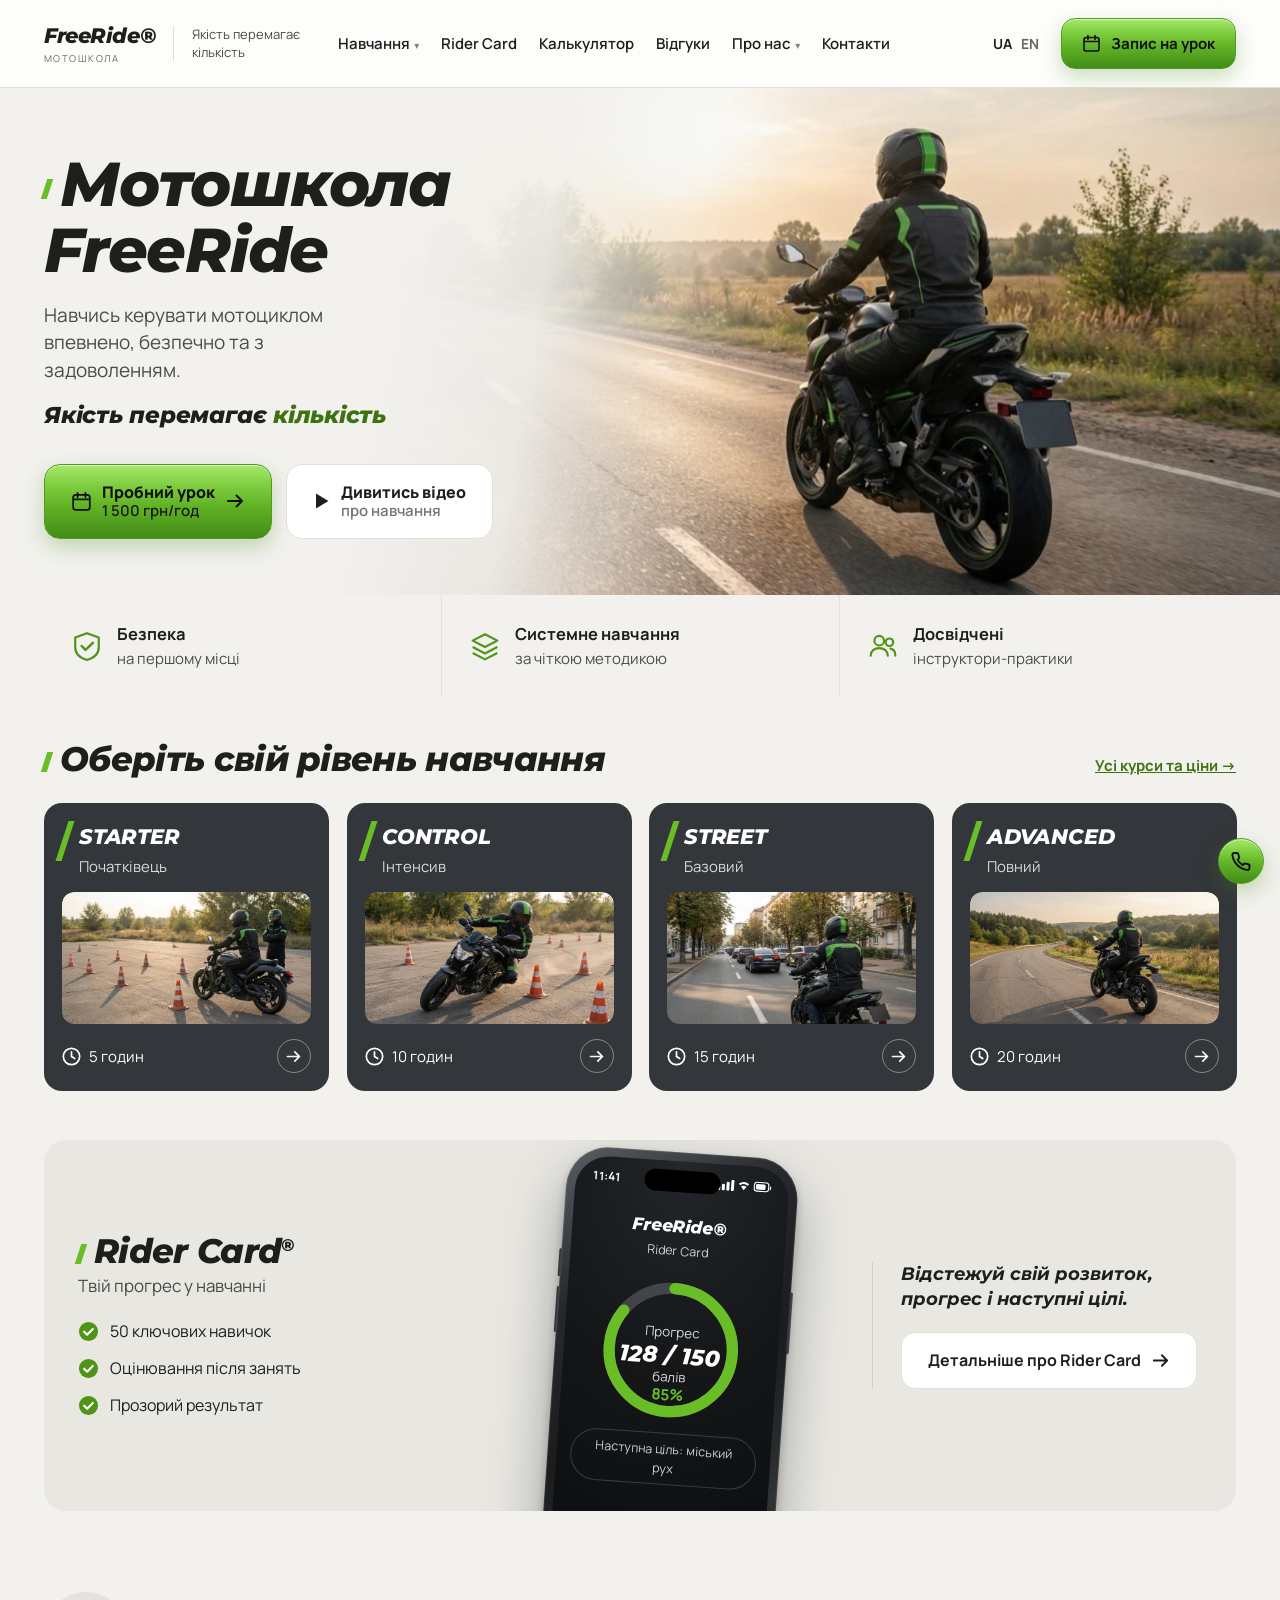
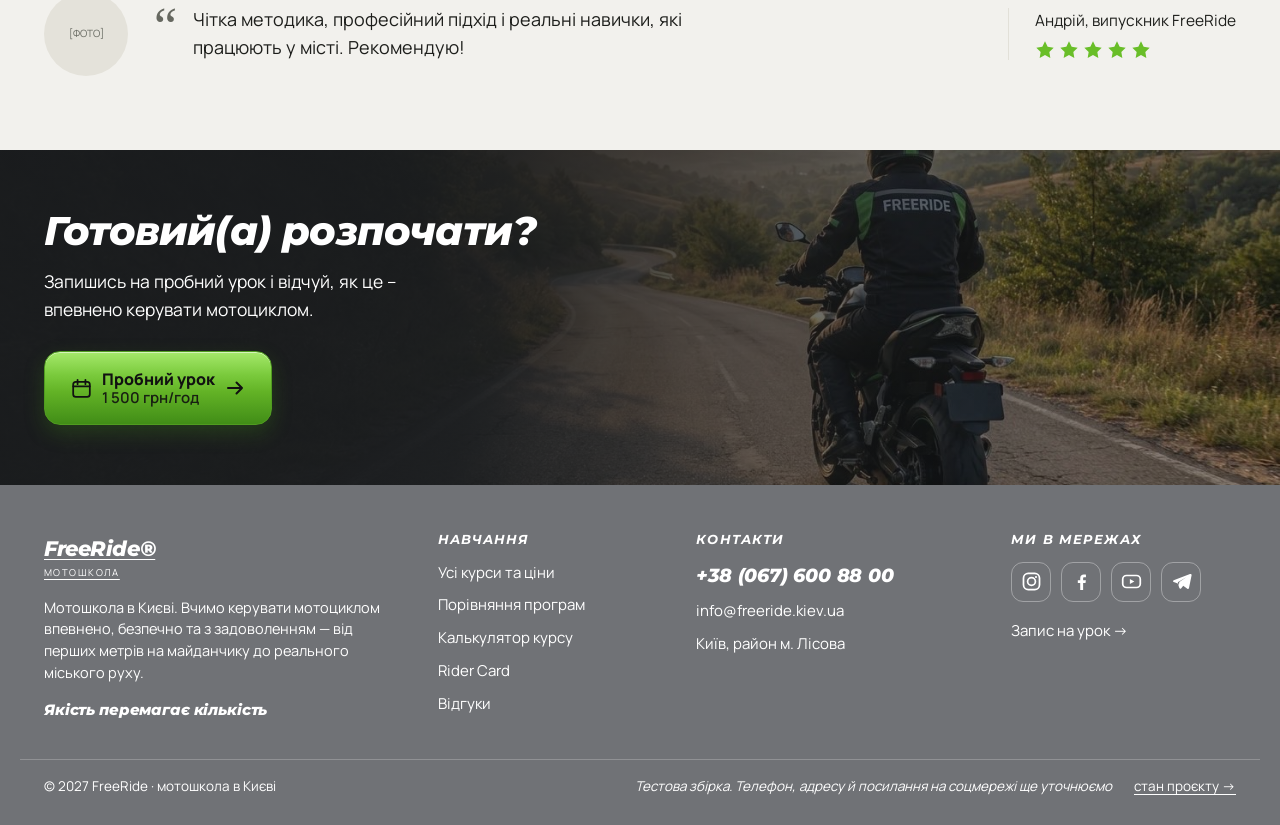
<file: docs/home.html>
<!doctype html>
<html lang="uk">
<head>
<meta charset="utf-8">
<meta name="viewport" content="width=device-width, initial-scale=1">
<meta name="robots" content="noindex, nofollow">
<title>FreeRide — мотошкола в Києві</title>
<script>document.documentElement.classList.add('js')</script>
<link rel="preconnect" href="https://fonts.googleapis.com">
<link rel="preconnect" href="https://fonts.gstatic.com" crossorigin>
<link rel="stylesheet" href="https://fonts.googleapis.com/css2?family=Manrope:wght@400;500;600;700;800&family=Montserrat:ital,wght@0,600;0,700;0,800;1,700;1,800&display=swap">
<link rel="stylesheet" href="assets/base.css?v=23">
<link rel="stylesheet" href="assets/home.css?v=23">
</head>
<body>

<svg width="0" height="0" style="position:absolute" aria-hidden="true"><defs>
  <g id="i-shield"><path d="M14 2 3 6v9c0 7 5 10.5 11 12 6-1.5 11-5 11-12V6L14 2Z" fill="none" stroke="currentColor" stroke-width="2" stroke-linejoin="round"/><path d="m9 14 3.6 3.6L19.5 11" fill="none" stroke="currentColor" stroke-width="2.3" stroke-linecap="round" stroke-linejoin="round"/></g>
  <g id="i-layers"><path d="M14 3 2.5 9 14 15l11.5-6L14 3Z" fill="none" stroke="currentColor" stroke-width="2" stroke-linejoin="round"/><path d="m2.5 15 11.5 6 11.5-6" fill="none" stroke="currentColor" stroke-width="2" stroke-linejoin="round"/><path d="m2.5 20.5 11.5 6 11.5-6" fill="none" stroke="currentColor" stroke-width="2" stroke-linejoin="round"/></g>
  <g id="i-people"><circle cx="10.5" cy="9" r="4.5" fill="none" stroke="currentColor" stroke-width="2"/><circle cx="20" cy="10.5" r="3.5" fill="none" stroke="currentColor" stroke-width="2"/><path d="M2.5 23c0-4.4 3.6-7 8-7s8 2.6 8 7" fill="none" stroke="currentColor" stroke-width="2" stroke-linecap="round"/><path d="M21 16.5c2.8.5 4.5 2.9 4.5 6.5" fill="none" stroke="currentColor" stroke-width="2" stroke-linecap="round"/></g>
  <g id="i-cal"><rect x="2.5" y="4.5" width="19" height="17" rx="3" fill="none" stroke="currentColor" stroke-width="2"/><path d="M2.5 9.5h19M7.5 2v5M16.5 2v5" stroke="currentColor" stroke-width="2" stroke-linecap="round"/></g>
  <g id="i-clock"><circle cx="10" cy="10" r="8.6" fill="none" stroke="currentColor" stroke-width="1.8"/><path d="M10 5.2V10l3.4 2.2" fill="none" stroke="currentColor" stroke-width="1.8" stroke-linecap="round"/></g>
  <g id="i-arrow"><path d="M3 10h14m-5.5-5.5L17 10l-5.5 5.5" fill="none" stroke="currentColor" stroke-width="2" stroke-linecap="round" stroke-linejoin="round"/></g>
  <g id="i-check"><circle cx="11" cy="11" r="10" fill="currentColor"/><path d="m6.4 11.2 3.2 3.2 5.9-6.1" fill="none" stroke="#fff" stroke-width="2.2" stroke-linecap="round" stroke-linejoin="round"/></g>
  <g id="i-star"><path d="M9 1.2l2.4 4.9 5.4.8-3.9 3.8.9 5.4L9 13.5l-4.8 2.6.9-5.4L1.2 6.9l5.4-.8L9 1.2Z" fill="currentColor"/></g>
  <g id="i-phone"><path d="M19.4 15.7v2.6a1.75 1.75 0 0 1-1.9 1.75 17 17 0 0 1-7.4-2.63 16.7 16.7 0 0 1-5.1-5.1A17 17 0 0 1 2.35 4.9 1.75 1.75 0 0 1 4.1 3h2.6a1.75 1.75 0 0 1 1.75 1.5c.11.84.31 1.66.6 2.45a1.75 1.75 0 0 1-.39 1.84l-1.1 1.1a14 14 0 0 0 5.25 5.25l1.1-1.1a1.75 1.75 0 0 1 1.84-.39c.79.29 1.61.49 2.45.6a1.75 1.75 0 0 1 1.5 1.78Z" fill="none" stroke="currentColor" stroke-width="1.9" stroke-linecap="round" stroke-linejoin="round"/></g>
  <g id="i-mail"><rect x="2.3" y="4.4" width="17.4" height="13.2" rx="2.6" fill="none" stroke="currentColor" stroke-width="1.9"/><path d="m3.4 6.4 7.6 5.3 7.6-5.3" fill="none" stroke="currentColor" stroke-width="1.9" stroke-linecap="round" stroke-linejoin="round"/></g>
  <g id="i-tg"><path d="M19.9 3.1 2.8 9.7c-.9.35-.86 1.64.05 1.93l4.26 1.35 1.65 4.94c.26.78 1.26.98 1.78.34l2.25-2.78 4.33 3.19c.63.46 1.53.1 1.68-.67l2.78-13.6c.17-.82-.64-1.47-1.68-1.29Zm-3.9 3.4-7.3 5.1-.5 3.5-1.1-3.4 8.9-5.2Z" fill="currentColor"/></g>
  <g id="i-wa"><path d="M11 2.6a8.4 8.4 0 0 0-7.2 12.7l-1.15 4.1 4.2-1.1A8.4 8.4 0 1 0 11 2.6Z" fill="none" stroke="currentColor" stroke-width="1.8" stroke-linejoin="round"/><path d="M8.5 7.1c.22-.12.52-.07.65.15l.78 1.35c.13.22.09.5-.09.67l-.52.5c-.18.17-.23.44-.12.66a6.6 6.6 0 0 0 2.97 2.97c.22.11.49.06.66-.12l.5-.52c.17-.18.45-.22.67-.09l1.35.78c.22.13.27.43.15.65-.47.84-1.42 1.3-2.35 1.1a7.9 7.9 0 0 1-5.75-5.75c-.2-.93.26-1.88 1.1-2.35Z" fill="currentColor"/></g>
  <g id="i-viber"><path d="M11 2.1c-3.5 0-6.3 3.2-6.3 7.3 0 3.3 1.9 6.1 4.5 7l-.8 3.1c-.12.46.4.82.78.53l3.4-2.6c3.3-.35 5.7-3.5 5.7-8.1 0-4.1-2.8-7.3-6.3-7.3Z" fill="none" stroke="currentColor" stroke-width="1.8" stroke-linejoin="round"/><path d="M8.9 6.6c.21-.12.49-.06.62.14l.72 1.25c.12.21.08.47-.09.63l-.47.46c-.17.16-.21.41-.11.62a6 6 0 0 0 2.7 2.7c.21.1.46.06.62-.11l.46-.47c.16-.17.42-.21.63-.09l1.25.72c.2.13.26.41.14.62-.44.76-1.3 1.17-2.15 1a7.2 7.2 0 0 1-5.23-5.23c-.17-.85.24-1.71 1-2.15Z" fill="currentColor"/></g>
  <g id="i-ig"><rect x="2.6" y="2.6" width="16.8" height="16.8" rx="5" fill="none" stroke="currentColor" stroke-width="1.8"/><circle cx="11" cy="11" r="4.1" fill="none" stroke="currentColor" stroke-width="1.8"/><circle cx="15.7" cy="6.3" r="1.15" fill="currentColor"/></g>
  <g id="i-fb"><path d="M12.7 20v-7.4h2.5l.38-2.9h-2.88V7.84c0-.84.23-1.41 1.43-1.41h1.53V3.84c-.26-.04-1.18-.11-2.25-.11-2.22 0-3.75 1.36-3.75 3.85v2.12H7.14v2.9h2.52V20h3.04Z" fill="currentColor"/></g>
  <g id="i-yt"><rect x="1.8" y="4.7" width="18.4" height="12.6" rx="4" fill="none" stroke="currentColor" stroke-width="1.8"/><path d="M9.3 8.3v5.4l4.7-2.7-4.7-2.7Z" fill="currentColor"/></g>
</defs></svg>

<!-- 1. ШАПКА -->
<header class="bar">
  <div class="bar-in">
    <div class="brandblock">
      <a class="logo" href="home.html">
        <span><b>FreeRide®</b><s>мотошкола</s></span>
      </a>
      <p class="motto">Якість перемагає кількість</p>
    </div>
    <div class="drawer" id="menu">
      <nav class="nav">
        <a href="courses.html">Навчання<span class="caret">▾</span></a>
        <a href="#rider">Rider Card</a>
        <a href="calculator.html">Калькулятор</a>
        <a href="reviews.html">Відгуки</a>
        <a href="about.html">Про нас<span class="caret">▾</span></a>
        <a href="#">Контакти</a>
      </nav>
      <a class="btn btn-go hdr-cta" style="font-size: 15px; padding: 13px 20px" href="#final">
        <svg width="19" height="19" viewBox="0 0 24 24"><use href="#i-cal"/></svg>Запис на урок</a>
    </div>
    <div class="lang"><a href="#" aria-current="true">UA</a><a href="#">EN</a></div>
    <button class="burger" type="button" aria-expanded="false" aria-controls="menu">
      <span class="sr">Меню</span>
      <span class="burger-box" aria-hidden="true"><i></i><i></i><i></i></span>
    </button>
  </div>
</header>

<!-- 2. ПЕРШИЙ ЕКРАН -->
<section class="hero">
  <div class="hero-media"><img class="ph-img" src="assets/photos/hero-home.jpg" alt="Мотоцикліст на заміській трасі у вечірньому світлі" loading="eager" fetchpriority="high" decoding="async"></div>
  <div class="hero-veil"></div>
  <div class="wrap hero-in">
    <h1><span class="slash"><i></i><i></i></span>Мотошкола<br>Free<span class="ride">Ride</span></h1>
    <p class="hero-sub">Навчись керувати мотоциклом впевнено, безпечно та з задоволенням.</p>
    <p class="hero-motto">Якість перемагає <span>кількість</span></p>
    <div class="hero-cta">
      <a class="btn btn-go btn-xl" href="#final">
        <svg width="21" height="21" viewBox="0 0 24 24"><use href="#i-cal"/></svg>
        <span><b>Пробний урок</b><s>1 500 грн/год</s></span>
        <svg width="20" height="20" viewBox="0 0 20 20"><use href="#i-arrow"/></svg></a>
      <a class="btn btn-ghost btn-xl" href="#">
        <svg width="18" height="18" viewBox="0 0 18 18" aria-hidden="true"><path d="M3 1.6 15.5 9 3 16.4V1.6Z" fill="currentColor"/></svg>
        <span><b>Дивитись відео</b><s class="muted">про навчання</s></span></a>
    </div>
  </div>
</section>

<!-- 3. ТРИ ПЕРЕВАГИ -->
<section class="wrap" style="padding: 0 24px">
  <div class="perks" data-rev-group="up">
    <div class="perk"><svg width="30" height="30" viewBox="0 0 28 28" style="color: var(--accent-mid)"><use href="#i-shield"/></svg><div><b>Безпека</b><span>на першому місці</span></div></div>
    <div class="perk"><svg width="30" height="30" viewBox="0 0 28 28" style="color: var(--accent-mid)"><use href="#i-layers"/></svg><div><b>Системне навчання</b><span>за чіткою методикою</span></div></div>
    <div class="perk"><svg width="30" height="30" viewBox="0 0 28 28" style="color: var(--accent-mid)"><use href="#i-people"/></svg><div><b>Досвідчені</b><span>інструктори-практики</span></div></div>
  </div>
</section>

<!-- 4. РІВНІ НАВЧАННЯ -->
<section class="wrap" id="levels" style="padding: 44px 24px 48px">
  <div data-rev="up" style="display: flex; flex-wrap: wrap; gap: 16px; align-items: baseline; margin-bottom: 26px">
    <h2 style="margin: 0; flex-grow: 1"><span class="slash"><i></i><i></i></span>Оберіть свій рівень навчання</h2>
    <a href="courses.html" style="font-weight: 700; font-size: 15px">Усі курси та ціни →</a>
  </div>
  <div class="levels" data-rev-group="up">
    <a class="lvl" href="courses.html"><div class="lvl-head"><i></i><span><b>STARTER</b><em>Початківець</em></span></div><div class="lvl-media"><img class="ph-img" src="assets/photos/stage-pad.jpg" alt="Перші заняття на майданчику з конусами" loading="lazy" decoding="async"></div><div class="lvl-foot"><span class="lvl-hrs"><svg width="19" height="19" viewBox="0 0 20 20"><use href="#i-clock"/></svg>5 годин</span><span class="lvl-go"><svg width="17" height="17" viewBox="0 0 20 20"><use href="#i-arrow"/></svg></span></div></a>
    <a class="lvl" href="courses.html"><div class="lvl-head"><i></i><span><b>CONTROL</b><em>Інтенсив</em></span></div><div class="lvl-media"><img class="ph-img" src="assets/photos/stage-drills.jpg" alt="Вправа на нахилах: мотоцикл у крутому повороті" loading="lazy" decoding="async"></div><div class="lvl-foot"><span class="lvl-hrs"><svg width="19" height="19" viewBox="0 0 20 20"><use href="#i-clock"/></svg>10 годин</span><span class="lvl-go"><svg width="17" height="17" viewBox="0 0 20 20"><use href="#i-arrow"/></svg></span></div></a>
    <a class="lvl" href="courses.html"><div class="lvl-head"><i></i><span><b>STREET</b><em>Базовий</em></span></div><div class="lvl-media"><img class="ph-img" src="assets/photos/stage-city.jpg" alt="Виїзд у місто: мотоцикліст у реальному трафіку" loading="lazy" decoding="async"></div><div class="lvl-foot"><span class="lvl-hrs"><svg width="19" height="19" viewBox="0 0 20 20"><use href="#i-clock"/></svg>15 годин</span><span class="lvl-go"><svg width="17" height="17" viewBox="0 0 20 20"><use href="#i-arrow"/></svg></span></div></a>
    <a class="lvl" href="courses.html"><div class="lvl-head"><i></i><span><b>ADVANCED</b><em>Повний</em></span></div><div class="lvl-media"><img class="ph-img" src="assets/photos/stage-road.jpg" alt="Впевнене керування на відкритій трасі" loading="lazy" decoding="async"></div><div class="lvl-foot"><span class="lvl-hrs"><svg width="19" height="19" viewBox="0 0 20 20"><use href="#i-clock"/></svg>20 годин</span><span class="lvl-go"><svg width="17" height="17" viewBox="0 0 20 20"><use href="#i-arrow"/></svg></span></div></a>
  </div>
</section>

<!-- 5. RIDER CARD -->
<section class="wrap" id="rider" style="padding: 0 24px 48px">
  <div class="rider" data-rev="up">
    <div>
      <h2><span class="slash"><i></i><i></i></span>Rider&nbsp;Card<sup style="font-size:.5em; vertical-align:super">®</sup></h2>
      <p class="rider-lede">Твій прогрес у навчанні</p>
      <ul>
        <li><svg width="21" height="21" viewBox="0 0 22 22" style="color: var(--accent-mid)"><use href="#i-check"/></svg>50 ключових навичок</li>
        <li><svg width="21" height="21" viewBox="0 0 22 22" style="color: var(--accent-mid)"><use href="#i-check"/></svg>Оцінювання після занять</li>
        <li><svg width="21" height="21" viewBox="0 0 22 22" style="color: var(--accent-mid)"><use href="#i-check"/></svg>Прозорий результат</li>
      </ul>
    </div>

    <div class="phone">
      <div class="phone-body" role="img" aria-label="Екран застосунку Rider Card: прогрес 128 зі 150 балів, 85 відсотків">
        <span class="phone-btn phone-btn-a" aria-hidden="true"></span>
        <span class="phone-btn phone-btn-b" aria-hidden="true"></span>
        <span class="phone-btn phone-btn-c" aria-hidden="true"></span>
        <div class="phone-screen">
          <div class="phone-bar" aria-hidden="true">
            <span>11:41</span>
            <svg width="54" height="12" viewBox="0 0 54 12" fill="currentColor">
              <rect x="0"  y="7.5" width="3" height="4.5" rx="1"/>
              <rect x="4.6" y="5.5" width="3" height="6.5" rx="1"/>
              <rect x="9.2" y="3.2" width="3" height="8.8" rx="1"/>
              <rect x="13.8" y="1" width="3" height="11" rx="1"/>
              <path d="M21.4 4.1a8.4 8.4 0 0 1 10.2 0l-1.3 1.6a6.3 6.3 0 0 0-7.6 0l-1.3-1.6Zm2.3 2.9a4.8 4.8 0 0 1 5.6 0l-2.8 3.5-2.8-3.5Z"/>
              <rect x="37" y="1.6" width="14.4" height="8.8" rx="2.6" fill="none" stroke="currentColor" stroke-width="1.1"/>
              <rect x="38.6" y="3.2" width="9.6" height="5.6" rx="1.4"/>
              <path d="M52.6 4.6v4.2a2.2 2.2 0 0 0 0-4.2Z"/>
            </svg>
          </div>
          <div class="phone-island" aria-hidden="true"></div>
          <div class="phone-app">
            <b>FreeRide®</b>
            <span>Rider Card</span>
            <svg class="phone-ring" viewBox="0 0 150 150" aria-hidden="true">
              <circle cx="75" cy="75" r="60" fill="none" stroke="rgba(255,255,255,.18)" stroke-width="11"/>
              <circle cx="75" cy="75" r="60" fill="none" stroke="#69BE28" stroke-width="11" stroke-linecap="round"
                      stroke-dasharray="377" stroke-dashoffset="56.6" transform="rotate(-90 75 75)"/>
              <text x="75" y="62" text-anchor="middle" fill="#D8DADB" font-size="13" font-family="Manrope, sans-serif">Прогрес</text>
              <text x="75" y="88" text-anchor="middle" fill="#fff" font-size="22" font-weight="800" font-style="italic" font-family="Montserrat, sans-serif">128 / 150</text>
              <text x="75" y="106" text-anchor="middle" fill="#D8DADB" font-size="13" font-family="Manrope, sans-serif">балів</text>
              <text x="75" y="124" text-anchor="middle" fill="#69BE28" font-size="15" font-weight="700" font-family="Manrope, sans-serif">85%</text>
            </svg>
            <span class="phone-hint">Наступна ціль: міський рух</span>
          </div>
          <div class="phone-home" aria-hidden="true"></div>
        </div>
      </div>
    </div>

    <div class="rider-side">
      <p>Відстежуй свій розвиток,<br>прогрес і наступні цілі.</p>
      <a class="btn btn-ghost" href="#">Детальніше про Rider Card
        <svg width="19" height="19" viewBox="0 0 20 20"><use href="#i-arrow"/></svg></a>
    </div>
  </div>
</section>

<!-- 6. ВІДГУК -->
<section class="wrap" id="review" style="padding: 0 24px 40px">
  <div class="quote" data-rev="up">
    <div class="quote-ava ph" style="padding:0; font-size:10px">[ФОТО]</div>
    <div class="quote-text">
      <span class="quote-mark" aria-hidden="true">&ldquo;</span>
      <blockquote>Чітка методика, професійний підхід і реальні навички, які працюють у місті. Рекомендую!</blockquote>
    </div>
    <div class="quote-who">
      <div style="font-size:15.5px">Андрій, випускник FreeRide</div>
      <div class="stars" aria-label="Оцінка 5 з 5">
        <svg width="20" height="20" viewBox="0 0 18 18" style="color: var(--accent)"><use href="#i-star"/></svg>
        <svg width="20" height="20" viewBox="0 0 18 18" style="color: var(--accent)"><use href="#i-star"/></svg>
        <svg width="20" height="20" viewBox="0 0 18 18" style="color: var(--accent)"><use href="#i-star"/></svg>
        <svg width="20" height="20" viewBox="0 0 18 18" style="color: var(--accent)"><use href="#i-star"/></svg>
        <svg width="20" height="20" viewBox="0 0 18 18" style="color: var(--accent)"><use href="#i-star"/></svg>
      </div>
    </div>
  </div>
</section>

<!-- 7. ФІНАЛЬНИЙ ЗАКЛИК -->
<section class="final" id="final">
  <div class="final-media"><img class="ph-img" src="assets/photos/band-home.jpg" alt="Мотоцикліст у куртці FreeRide на серпантині на заході сонця" loading="lazy" decoding="async"></div>
  <div class="final-veil"></div>
  <div class="wrap final-in">
    <h2>Готовий(а) розпочати?</h2>
    <p>Запишись на пробний урок і відчуй, як це – впевнено керувати мотоциклом.</p>
    <a class="btn btn-go btn-xl" href="#">
      <svg width="21" height="21" viewBox="0 0 24 24"><use href="#i-cal"/></svg>
      <span><b>Пробний урок</b><s>1 500 грн/год</s></span>
      <svg width="20" height="20" viewBox="0 0 20 20"><use href="#i-arrow"/></svg></a>
  </div>
</section>


<!-- Віджет звʼязку: один клік до менеджера з будь-якого екрана -->
<div class="callme" id="callme">
  <button class="callme-toggle" type="button" aria-expanded="false" aria-controls="callme-list">
    <svg width="22" height="22" viewBox="0 0 22 22" aria-hidden="true"><use href="#i-phone"/></svg>
    <span class="sr">Звʼязатися з нами</span>
  </button>
  <div class="callme-list" id="callme-list">
    <a href="tel:+380676008800"><svg width="21" height="21" viewBox="0 0 22 22" aria-hidden="true"><use href="#i-phone"/></svg><span>Подзвонити</span></a>
    <a href="viber://chat?number=%2B380676008800"><svg width="21" height="21" viewBox="0 0 22 22" aria-hidden="true"><use href="#i-viber"/></svg><span>Viber</span></a>
    <a href="https://wa.me/380676008800" target="_blank" rel="noopener"><svg width="21" height="21" viewBox="0 0 22 22" aria-hidden="true"><use href="#i-wa"/></svg><span>WhatsApp</span></a>
    <a href="https://t.me/+380676008800" target="_blank" rel="noopener"><svg width="21" height="21" viewBox="0 0 22 22" aria-hidden="true"><use href="#i-tg"/></svg><span>Telegram</span></a>
    <a href="mailto:info@freeride.kiev.ua"><svg width="21" height="21" viewBox="0 0 22 22" aria-hidden="true"><use href="#i-mail"/></svg><span>Написати на пошту</span></a>
  </div>
</div>

<footer class="slab sfoot">
  <div class="wrap sfoot-in">
    <div class="sfoot-brand">
      <a class="logo" href="home.html"><span><b>FreeRide®</b><s>мотошкола</s></span></a>
      <p>Мотошкола в Києві. Вчимо керувати мотоциклом впевнено, безпечно та з задоволенням — від перших метрів на майданчику до реального міського руху.</p>
      <p class="sfoot-motto">Якість перемагає кількість</p>
    </div>

    <nav class="sfoot-col" aria-label="Навчання">
      <h3>Навчання</h3>
      <a href="courses.html">Усі курси та ціни</a>
      <a href="courses.html#compare">Порівняння програм</a>
      <a href="calculator.html">Калькулятор курсу</a>
      <a href="home.html#rider">Rider Card</a>
      <a href="reviews.html">Відгуки</a>
    </nav>

    <div class="sfoot-col">
      <h3>Контакти</h3>
      <a class="sfoot-tel" href="tel:+380676008800">+38 (067) 600 88 00</a>
      <a href="mailto:info@freeride.kiev.ua">info@freeride.kiev.ua</a>
      <span>Київ, район м. Лісова</span>
    </div>

    <div class="sfoot-col">
      <h3>Ми в мережах</h3>
      <div class="sfoot-soc">
        <a href="#" aria-label="Instagram"><svg width="21" height="21" viewBox="0 0 22 22" aria-hidden="true"><use href="#i-ig"/></svg></a>
        <a href="#" aria-label="Facebook"><svg width="21" height="21" viewBox="0 0 22 22" aria-hidden="true"><use href="#i-fb"/></svg></a>
        <a href="#" aria-label="YouTube"><svg width="21" height="21" viewBox="0 0 22 22" aria-hidden="true"><use href="#i-yt"/></svg></a>
        <a href="#" aria-label="Telegram"><svg width="21" height="21" viewBox="0 0 22 22" aria-hidden="true"><use href="#i-tg"/></svg></a>
      </div>
      <a href="#final">Запис на урок →</a>
    </div>
  </div>

  <div class="wrap sfoot-bottom">
    <span>© 2027 FreeRide · мотошкола в Києві</span>
    <span class="sfoot-note">Тестова збірка. Телефон, адресу й посилання на соцмережі ще уточнюємо</span>
    <a href="index.html">стан проєкту →</a>
  </div>
</footer>

<script src="assets/nav.js?v=23" defer></script>
<script src="assets/contact.js?v=23" defer></script>
<script src="assets/reveal.js?v=23" defer></script>
</body>
</html>
</file>
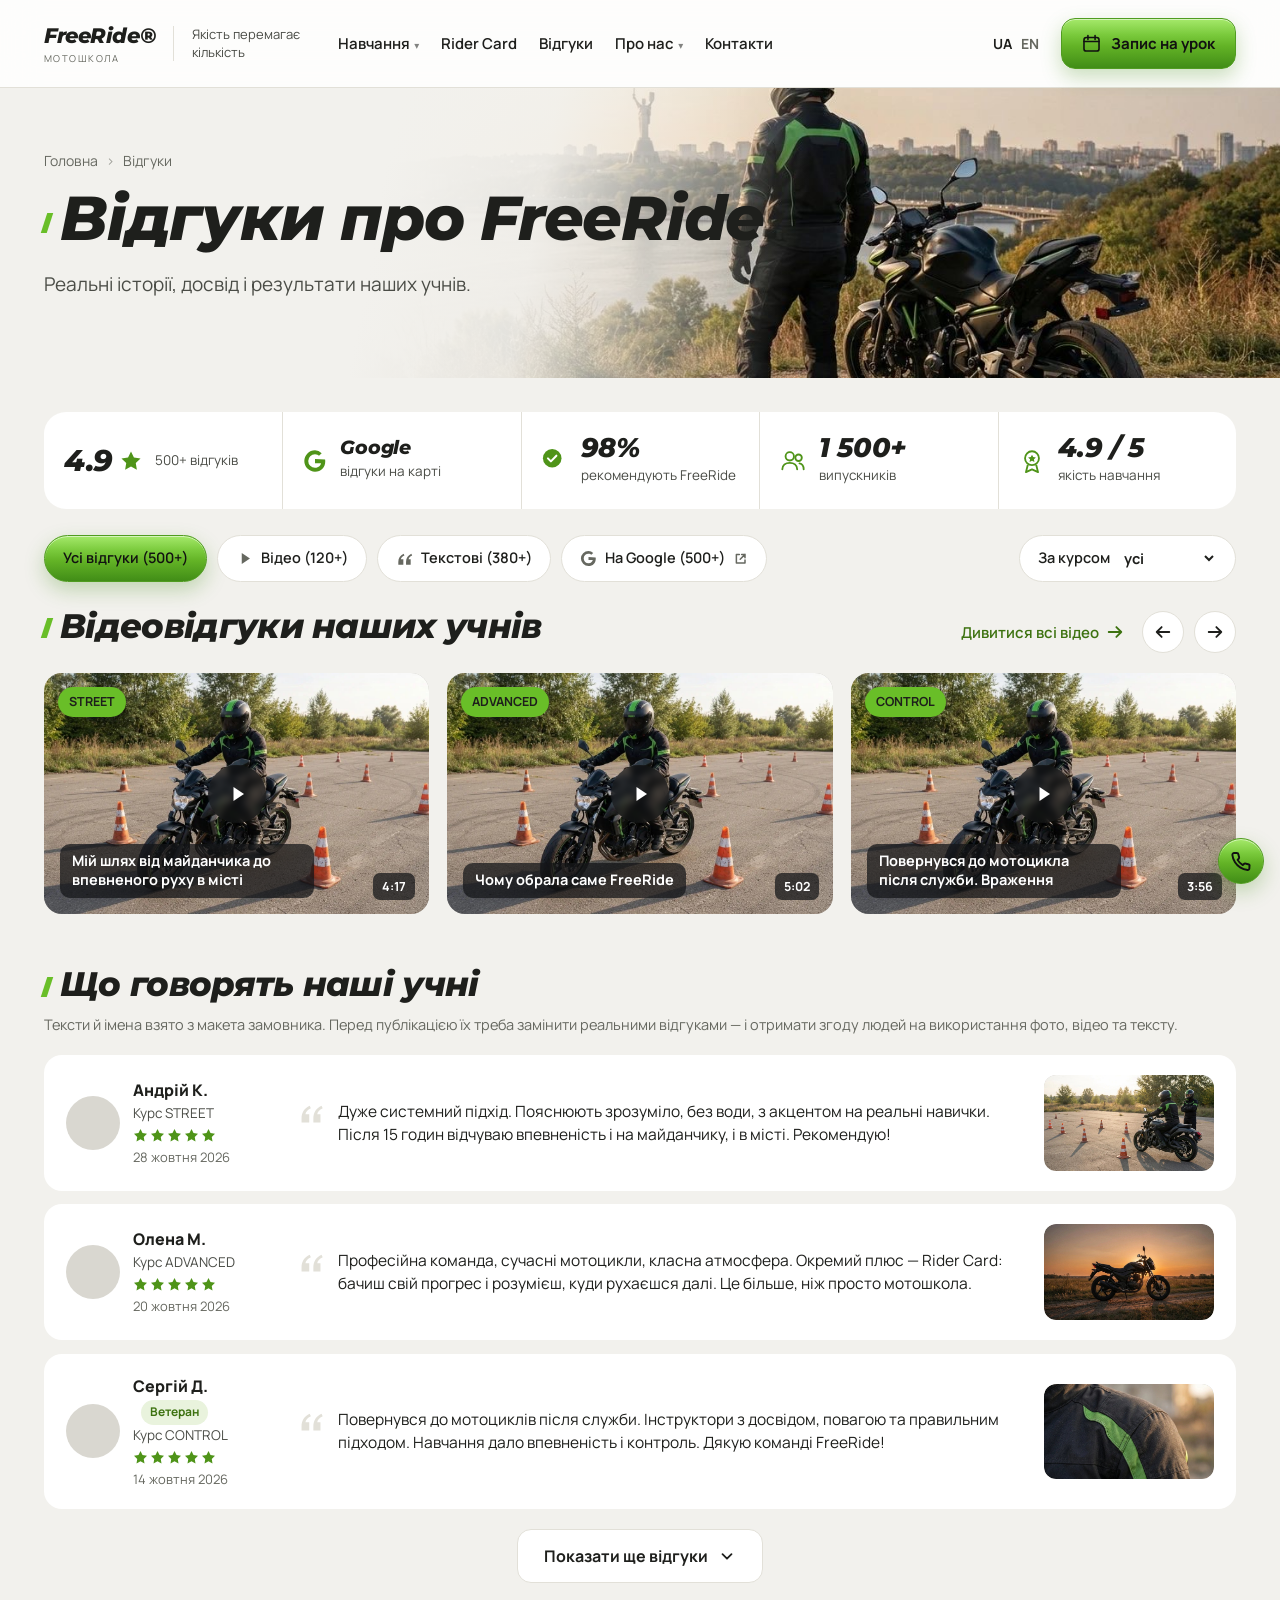
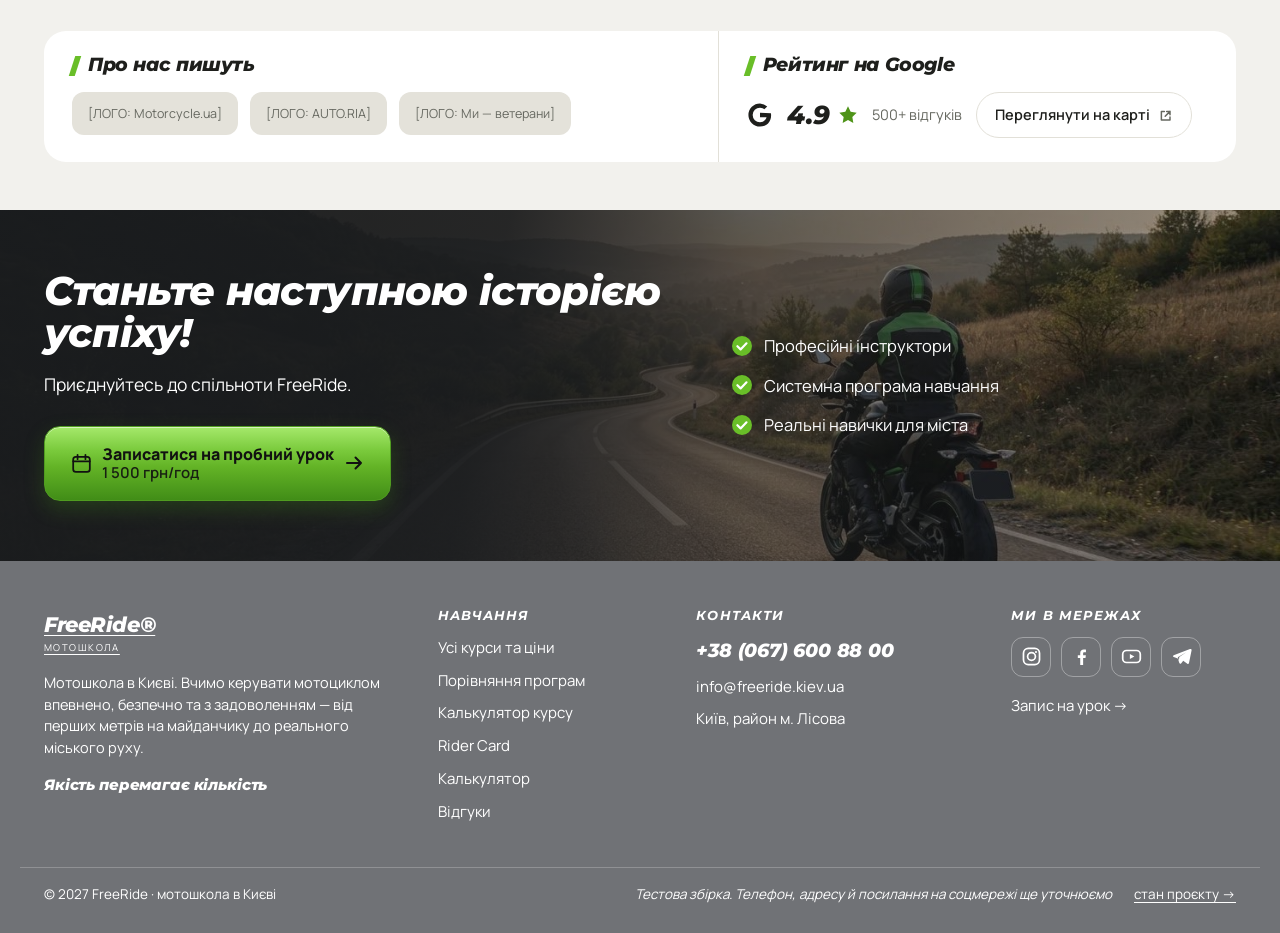
<file: docs/reviews.html>
<!doctype html>
<html lang="uk">
<head>
<meta charset="utf-8">
<meta name="viewport" content="width=device-width, initial-scale=1">
<meta name="robots" content="noindex, nofollow">
<title>Відгуки — FreeRide</title>
<meta name="description" content="Відгуки, історії та відео учнів мотошколи FreeRide.">
<script>document.documentElement.classList.add('js')</script>
<link rel="preconnect" href="https://fonts.googleapis.com">
<link rel="preconnect" href="https://fonts.gstatic.com" crossorigin>
<link rel="stylesheet" href="https://fonts.googleapis.com/css2?family=Manrope:wght@400;500;600;700;800&family=Montserrat:ital,wght@0,600;0,700;0,800;1,700;1,800&display=swap">
<link rel="stylesheet" href="assets/base.css?v=23">
<link rel="stylesheet" href="assets/home.css?v=23">
<link rel="stylesheet" href="assets/pages.css?v=23">
</head>
<body>
<svg width="0" height="0" style="position:absolute" aria-hidden="true"><defs>
  <g id="i-shield"><path d="M14 2 3 6v9c0 7 5 10.5 11 12 6-1.5 11-5 11-12V6L14 2Z" fill="none" stroke="currentColor" stroke-width="2" stroke-linejoin="round"/><path d="m9 14 3.6 3.6L19.5 11" fill="none" stroke="currentColor" stroke-width="2.3" stroke-linecap="round" stroke-linejoin="round"/></g>
  <g id="i-people"><circle cx="10.5" cy="9" r="4.5" fill="none" stroke="currentColor" stroke-width="2"/><circle cx="20" cy="10.5" r="3.5" fill="none" stroke="currentColor" stroke-width="2"/><path d="M2.5 23c0-4.4 3.6-7 8-7s8 2.6 8 7" fill="none" stroke="currentColor" stroke-width="2" stroke-linecap="round"/><path d="M21 16.5c2.8.5 4.5 2.9 4.5 6.5" fill="none" stroke="currentColor" stroke-width="2" stroke-linecap="round"/></g>
  <g id="i-cal"><rect x="2.5" y="4.5" width="19" height="17" rx="3" fill="none" stroke="currentColor" stroke-width="2"/><path d="M2.5 9.5h19M7.5 2v5M16.5 2v5" stroke="currentColor" stroke-width="2" stroke-linecap="round"/></g>
  <g id="i-arrow"><path d="M3 10h14m-5.5-5.5L17 10l-5.5 5.5" fill="none" stroke="currentColor" stroke-width="2" stroke-linecap="round" stroke-linejoin="round"/></g>
  <g id="i-check"><circle cx="11" cy="11" r="10" fill="currentColor"/><path d="m6.4 11.2 3.2 3.2 5.9-6.1" fill="none" stroke="#fff" stroke-width="2.2" stroke-linecap="round" stroke-linejoin="round"/></g>
  <g id="i-star"><path d="M9 1.2l2.4 4.9 5.4.8-3.9 3.8.9 5.4L9 13.5l-4.8 2.6.9-5.4L1.2 6.9l5.4-.8L9 1.2Z" fill="currentColor"/></g>
  <g id="i-phone"><path d="M19.4 15.7v2.6a1.75 1.75 0 0 1-1.9 1.75 17 17 0 0 1-7.4-2.63 16.7 16.7 0 0 1-5.1-5.1A17 17 0 0 1 2.35 4.9 1.75 1.75 0 0 1 4.1 3h2.6a1.75 1.75 0 0 1 1.75 1.5c.11.84.31 1.66.6 2.45a1.75 1.75 0 0 1-.39 1.84l-1.1 1.1a14 14 0 0 0 5.25 5.25l1.1-1.1a1.75 1.75 0 0 1 1.84-.39c.79.29 1.61.49 2.45.6a1.75 1.75 0 0 1 1.5 1.78Z" fill="none" stroke="currentColor" stroke-width="1.9" stroke-linecap="round" stroke-linejoin="round"/></g>
  <g id="i-mail"><rect x="2.3" y="4.4" width="17.4" height="13.2" rx="2.6" fill="none" stroke="currentColor" stroke-width="1.9"/><path d="m3.4 6.4 7.6 5.3 7.6-5.3" fill="none" stroke="currentColor" stroke-width="1.9" stroke-linecap="round" stroke-linejoin="round"/></g>
  <g id="i-tg"><path d="M19.9 3.1 2.8 9.7c-.9.35-.86 1.64.05 1.93l4.26 1.35 1.65 4.94c.26.78 1.26.98 1.78.34l2.25-2.78 4.33 3.19c.63.46 1.53.1 1.68-.67l2.78-13.6c.17-.82-.64-1.47-1.68-1.29Zm-3.9 3.4-7.3 5.1-.5 3.5-1.1-3.4 8.9-5.2Z" fill="currentColor"/></g>
  <g id="i-wa"><path d="M11 2.6a8.4 8.4 0 0 0-7.2 12.7l-1.15 4.1 4.2-1.1A8.4 8.4 0 1 0 11 2.6Z" fill="none" stroke="currentColor" stroke-width="1.8" stroke-linejoin="round"/><path d="M8.5 7.1c.22-.12.52-.07.65.15l.78 1.35c.13.22.09.5-.09.67l-.52.5c-.18.17-.23.44-.12.66a6.6 6.6 0 0 0 2.97 2.97c.22.11.49.06.66-.12l.5-.52c.17-.18.45-.22.67-.09l1.35.78c.22.13.27.43.15.65-.47.84-1.42 1.3-2.35 1.1a7.9 7.9 0 0 1-5.75-5.75c-.2-.93.26-1.88 1.1-2.35Z" fill="currentColor"/></g>
  <g id="i-viber"><path d="M11 2.1c-3.5 0-6.3 3.2-6.3 7.3 0 3.3 1.9 6.1 4.5 7l-.8 3.1c-.12.46.4.82.78.53l3.4-2.6c3.3-.35 5.7-3.5 5.7-8.1 0-4.1-2.8-7.3-6.3-7.3Z" fill="none" stroke="currentColor" stroke-width="1.8" stroke-linejoin="round"/><path d="M8.9 6.6c.21-.12.49-.06.62.14l.72 1.25c.12.21.08.47-.09.63l-.47.46c-.17.16-.21.41-.11.62a6 6 0 0 0 2.7 2.7c.21.1.46.06.62-.11l.46-.47c.16-.17.42-.21.63-.09l1.25.72c.2.13.26.41.14.62-.44.76-1.3 1.17-2.15 1a7.2 7.2 0 0 1-5.23-5.23c-.17-.85.24-1.71 1-2.15Z" fill="currentColor"/></g>
  <g id="i-ig"><rect x="2.6" y="2.6" width="16.8" height="16.8" rx="5" fill="none" stroke="currentColor" stroke-width="1.8"/><circle cx="11" cy="11" r="4.1" fill="none" stroke="currentColor" stroke-width="1.8"/><circle cx="15.7" cy="6.3" r="1.15" fill="currentColor"/></g>
  <g id="i-fb"><path d="M12.7 20v-7.4h2.5l.38-2.9h-2.88V7.84c0-.84.23-1.41 1.43-1.41h1.53V3.84c-.26-.04-1.18-.11-2.25-.11-2.22 0-3.75 1.36-3.75 3.85v2.12H7.14v2.9h2.52V20h3.04Z" fill="currentColor"/></g>
  <g id="i-yt"><rect x="1.8" y="4.7" width="18.4" height="12.6" rx="4" fill="none" stroke="currentColor" stroke-width="1.8"/><path d="M9.3 8.3v5.4l4.7-2.7-4.7-2.7Z" fill="currentColor"/></g>
  <g id="i-moto"><circle cx="6" cy="18" r="4.4" fill="none" stroke="currentColor" stroke-width="1.9"/><circle cx="22" cy="18" r="4.4" fill="none" stroke="currentColor" stroke-width="1.9"/><path d="M6 18h5l5.5-7h4M14 11h-4M19 11l3 7M17.5 7.5h3" fill="none" stroke="currentColor" stroke-width="1.9" stroke-linecap="round" stroke-linejoin="round"/></g>
  <g id="i-medal"><circle cx="14" cy="11" r="7.5" fill="none" stroke="currentColor" stroke-width="2"/><path d="m14 7.2 1.3 2.6 2.9.4-2.1 2 .5 2.9-2.6-1.4-2.6 1.4.5-2.9-2.1-2 2.9-.4L14 7.2Z" fill="currentColor"/><path d="m9.5 18-2 8 6.5-3 6.5 3-2-8" fill="none" stroke="currentColor" stroke-width="2" stroke-linejoin="round"/></g>
  <g id="i-target"><circle cx="14" cy="14" r="11" fill="none" stroke="currentColor" stroke-width="2"/><circle cx="14" cy="14" r="5.5" fill="none" stroke="currentColor" stroke-width="2"/><circle cx="14" cy="14" r="1.6" fill="currentColor"/></g>
  <g id="i-helmet"><path d="M3.5 16.5a10.5 10.5 0 1 1 21 0c0 1.5-.4 2.6-1.6 3l-7.6 2.4a4 4 0 0 1-4.6-1.7L9 17.5H5a1.5 1.5 0 0 1-1.5-1Z" fill="none" stroke="currentColor" stroke-width="2" stroke-linejoin="round"/><path d="M9 16.5c0-4 2.6-7 6.5-7" fill="none" stroke="currentColor" stroke-width="2" stroke-linecap="round"/></g>
  <g id="i-cap"><path d="M14 4 2.5 9.5 14 15l11.5-5.5L14 4Z" fill="none" stroke="currentColor" stroke-width="2" stroke-linejoin="round"/><path d="M7.5 12v6c0 1.9 2.9 3.4 6.5 3.4s6.5-1.5 6.5-3.4v-6" fill="none" stroke="currentColor" stroke-width="2" stroke-linecap="round"/><path d="M25.5 9.5v6" fill="none" stroke="currentColor" stroke-width="2" stroke-linecap="round"/></g>
  <g id="i-cone"><path d="M14 4 20.8 22H7.2L14 4Z" fill="none" stroke="currentColor" stroke-width="2" stroke-linejoin="round"/><path d="M10.6 13h6.8" fill="none" stroke="currentColor" stroke-width="2" stroke-linecap="round"/><path d="M4.5 24h19" fill="none" stroke="currentColor" stroke-width="2" stroke-linecap="round"/></g>
  <g id="i-chart"><path d="M4 23v-7M11 23V8M18 23v-11M25 23V5" fill="none" stroke="currentColor" stroke-width="2.4" stroke-linecap="round"/></g>
  <g id="i-cert"><rect x="4.5" y="3" width="15" height="19" rx="2.5" fill="none" stroke="currentColor" stroke-width="2"/><path d="M8.5 9h7M8.5 13h7M8.5 17h4" fill="none" stroke="currentColor" stroke-width="2" stroke-linecap="round"/><circle cx="20.5" cy="19" r="4.2" fill="none" stroke="currentColor" stroke-width="2"/><path d="M18.4 22.4 17.6 26l2.9-1.6 2.9 1.6-.8-3.6" fill="none" stroke="currentColor" stroke-width="2" stroke-linejoin="round"/></g>
  <g id="i-pin"><path d="M14 25.5s8.4-7.4 8.4-13.6a8.4 8.4 0 1 0-16.8 0C5.6 18.1 14 25.5 14 25.5Z" fill="none" stroke="currentColor" stroke-width="2" stroke-linejoin="round"/><circle cx="14" cy="11.7" r="3.2" fill="none" stroke="currentColor" stroke-width="2"/></g>
  <g id="i-jacket"><path d="M10.5 4 5 6.8V23h18V6.8L17.5 4 14 7l-3.5-3Z" fill="none" stroke="currentColor" stroke-width="2" stroke-linejoin="round"/><path d="M14 7.4V23M9.6 10.6v4.2" fill="none" stroke="currentColor" stroke-width="2" stroke-linecap="round"/></g>
  <g id="i-wrench"><path d="M19.8 4.2a6.6 6.6 0 0 0-8.6 8.6L4 20l4 4 7.2-7.2a6.6 6.6 0 0 0 8.6-8.6l-3.7 3.7-3.9-3.9 3.6-3.8Z" fill="none" stroke="currentColor" stroke-width="2" stroke-linejoin="round"/></g>
  <g id="i-play"><path d="M6.8 3.6 16.4 10l-9.6 6.4V3.6Z" fill="currentColor"/></g>
  <g id="i-quote"><path d="M3 15.6c0-5.1 2.4-8.8 6.9-10.8l1 2.2c-2.9 1.4-4.3 3.1-4.6 5.1h3.2V19H3v-3.4Zm10 0c0-5.1 2.4-8.8 6.9-10.8l1 2.2c-2.9 1.4-4.3 3.1-4.6 5.1H19V19h-6v-3.4Z" fill="currentColor"/></g>
  <g id="i-google"><path d="M11 9.1V13h5.5c-.25 1.45-1.8 4.2-5.5 4.2a6.2 6.2 0 1 1 0-12.4c1.78 0 2.97.76 3.65 1.42l2.48-2.4A9.65 9.65 0 0 0 11 1.2a9.8 9.8 0 1 0 0 19.6c5.66 0 9.4-3.98 9.4-9.58 0-.65-.07-1.14-.16-1.62L11 9.1Z" fill="currentColor"/></g>
  <g id="i-chev"><path d="m5 8 5 5 5-5" fill="none" stroke="currentColor" stroke-width="2" stroke-linecap="round" stroke-linejoin="round"/></g>
  <g id="i-ext"><path d="M8.5 4.5H4.5V16H16v-4" fill="none" stroke="currentColor" stroke-width="2" stroke-linecap="round" stroke-linejoin="round"/><path d="M11.5 4.5H16V9M16 4.5 9.6 10.9" fill="none" stroke="currentColor" stroke-width="2" stroke-linecap="round" stroke-linejoin="round"/></g>
</defs></svg>

<header class="bar">
  <div class="bar-in">
    <div class="brandblock">
      <a class="logo" href="home.html">
        <span><b>FreeRide®</b><s>мотошкола</s></span>
      </a>
      <p class="motto">Якість перемагає кількість</p>
    </div>
    <div class="drawer" id="menu">
      <nav class="nav">
        <a href="courses.html">Навчання<span class="caret">▾</span></a>
        <a href="home.html#rider">Rider Card</a>
        <a href="reviews.html" aria-current="page">Відгуки</a>
        <a href="about.html">Про нас<span class="caret">▾</span></a>
        <a href="#">Контакти</a>
      </nav>
      <a class="btn btn-go hdr-cta" style="font-size: 15px; padding: 13px 20px" href="#final">
        <svg width="19" height="19" viewBox="0 0 24 24"><use href="#i-cal"/></svg>Запис на урок</a>
    </div>
    <div class="lang"><a href="#" aria-current="true">UA</a><a href="#">EN</a></div>
    <button class="burger" type="button" aria-expanded="false" aria-controls="menu">
      <span class="sr">Меню</span>
      <span class="burger-box" aria-hidden="true"><i></i><i></i><i></i></span>
    </button>
  </div>
</header>

<section class="hero hero-page">
  <div class="hero-media"><img class="ph-img" src="assets/photos/hero-kyiv.jpg" alt="Мотоцикліст на схилі над Дніпром на тлі панорами Києва" loading="eager" fetchpriority="high" decoding="async"></div>
  <div class="hero-veil"></div>
  <div class="wrap hero-in">
    <nav class="crumbs" aria-label="Навігація сторінками">
      <a href="home.html">Головна</a><span>›</span>Відгуки
    </nav>
    <h1><span class="slash"><i></i><i></i></span>Відгуки про FreeRide</h1>
    <p class="lede">Реальні історії, досвід і результати наших учнів.</p>
  </div>
</section>

<!-- РЕЙТИНГ -->
<section class="wrap" style="padding: 0 24px 26px">
  <div class="stats score" data-rev-group="up">
    <div class="stat"><div class="score-big"><b>4.9</b><svg width="22" height="22" viewBox="0 0 18 18" style="color: var(--accent-mid)"><use href="#i-star"/></svg></div><span>500+ відгуків</span></div>
    <div class="stat"><svg width="24" height="24" viewBox="0 0 22 22"><use href="#i-google"/></svg><div><b style="font-size:19px">Google</b><span>відгуки на карті</span></div></div>
    <div class="stat"><svg width="26" height="26" viewBox="0 0 28 28"><use href="#i-check"/></svg><div><b>98%</b><span>рекомендують FreeRide</span></div></div>
    <div class="stat"><svg width="26" height="26" viewBox="0 0 28 28"><use href="#i-people"/></svg><div><b>1 500+</b><span>випускників</span></div></div>
    <div class="stat"><svg width="26" height="26" viewBox="0 0 28 28"><use href="#i-medal"/></svg><div><b>4.9 / 5</b><span>якість навчання</span></div></div>
  </div>
</section>

<!-- ФІЛЬТР -->
<section class="wrap" style="padding: 0 24px 26px">
  <div class="filters" id="filters" data-rev="up">
    <button class="pill-btn" type="button" data-show="all" aria-pressed="true">Усі відгуки (500+)</button>
    <button class="pill-btn" type="button" data-show="video" aria-pressed="false">
      <svg width="17" height="17" viewBox="0 0 20 20"><use href="#i-play"/></svg>Відео (120+)</button>
    <button class="pill-btn" type="button" data-show="text" aria-pressed="false">
      <svg width="17" height="17" viewBox="0 0 22 22"><use href="#i-quote"/></svg>Текстові (380+)</button>
    <a class="pill-btn" href="#" target="_blank" rel="noopener">
      <svg width="17" height="17" viewBox="0 0 22 22"><use href="#i-google"/></svg>На Google (500+)
      <svg width="15" height="15" viewBox="0 0 20 20"><use href="#i-ext"/></svg></a>
    <span class="spacer"></span>
    <label class="pill-btn" style="gap:10px">За курсом
      <select id="by-course" style="font:inherit; font-weight:700; border:0; background:transparent; color:inherit">
        <option value="all">усі</option>
        <option value="STREET">STREET</option>
        <option value="ADVANCED">ADVANCED</option>
        <option value="CONTROL">CONTROL</option>
      </select>
    </label>
  </div>
</section>

<!-- ВІДЕОВІДГУКИ -->
<section class="wrap" id="sec-video" style="padding: 0 24px 48px">
  <div class="head-row" data-rev="up">
    <h2><span class="slash"><i></i><i></i></span>Відеовідгуки наших учнів</h2>
    <div style="display:flex; gap:18px; align-items:center">
      <a href="#">Дивитися всі відео <svg width="18" height="18" viewBox="0 0 20 20"><use href="#i-arrow"/></svg></a>
      <span class="vid-nav">
        <button type="button" data-scroll="-1" aria-label="Попередні відео"><svg width="18" height="18" viewBox="0 0 20 20" style="transform:rotate(180deg)"><use href="#i-arrow"/></svg></button>
        <button type="button" data-scroll="1" aria-label="Наступні відео"><svg width="18" height="18" viewBox="0 0 20 20"><use href="#i-arrow"/></svg></button>
      </span>
    </div>
  </div>
  <div class="vids" id="vids" role="region" aria-label="Відеовідгуки" tabindex="0">
    <article class="vid"><span class="vid-shot"><img class="ph-img" src="assets/photos/video-still-pad.jpg" alt="Кадр із відеовідгуку: учень на майданчику" loading="lazy" decoding="async"></span>
      <span class="vid-tag">STREET</span>
      <span class="vid-play"><svg width="22" height="22" viewBox="0 0 20 20"><use href="#i-play"/></svg></span>
      <b>Мій шлях від майданчика до впевненого руху в місті</b>
      <span class="vid-time">4:17</span>
    </article>
    <article class="vid"><span class="vid-shot"><img class="ph-img" src="assets/photos/video-still-pad.jpg" alt="Кадр із відеовідгуку" loading="lazy" decoding="async"></span>
      <span class="vid-tag">ADVANCED</span>
      <span class="vid-play"><svg width="22" height="22" viewBox="0 0 20 20"><use href="#i-play"/></svg></span>
      <b>Чому обрала саме FreeRide</b>
      <span class="vid-time">5:02</span>
    </article>
    <article class="vid"><span class="vid-shot"><img class="ph-img" src="assets/photos/video-still-pad.jpg" alt="Кадр із відеовідгуку" loading="lazy" decoding="async"></span>
      <span class="vid-tag">CONTROL</span>
      <span class="vid-play"><svg width="22" height="22" viewBox="0 0 20 20"><use href="#i-play"/></svg></span>
      <b>Повернувся до мотоцикла після служби. Враження</b>
      <span class="vid-time">3:56</span>
    </article>
  </div>
</section>

<!-- ТЕКСТОВІ ВІДГУКИ -->
<section class="wrap" id="sec-text" style="padding: 0 24px 48px">
  <div class="head-row" data-rev="up">
    <h2><span class="slash"><i></i><i></i></span>Що говорять наші учні</h2>
  </div>
  <p class="muted" data-rev="up" style="margin:-8px 0 18px; font-size:14.5px">
    Тексти й імена взято з макета замовника. Перед публікацією їх треба замінити реальними
    відгуками — і отримати згоду людей на використання фото, відео та тексту.
  </p>
  <div class="revs" id="revs" data-rev-group="up">
    <article class="rev" data-course="STREET">
      <div class="rev-who">
        <div class="rev-ava ph" aria-hidden="true"></div>
        <div><b>Андрій К.</b><span class="rev-course">Курс STREET</span>
          <span class="stars" role="img" aria-label="Оцінка 5 з 5"><svg width="15" height="15" viewBox="0 0 18 18"><use href="#i-star"/></svg><svg width="15" height="15" viewBox="0 0 18 18"><use href="#i-star"/></svg><svg width="15" height="15" viewBox="0 0 18 18"><use href="#i-star"/></svg><svg width="15" height="15" viewBox="0 0 18 18"><use href="#i-star"/></svg><svg width="15" height="15" viewBox="0 0 18 18"><use href="#i-star"/></svg></span>
          <span class="rev-date">28 жовтня 2026</span></div>
      </div>
      <div class="rev-text">
        <svg width="26" height="26" viewBox="0 0 22 22" aria-hidden="true"><use href="#i-quote"/></svg>
        <p>Дуже системний підхід. Пояснюють зрозуміло, без води, з акцентом на реальні навички. Після 15 годин відчуваю впевненість і на майданчику, і в місті. Рекомендую!</p>
      </div>
      <div class="rev-shot"><img class="ph-img" src="assets/photos/stage-pad.jpg" alt="Учень на тренувальному майданчику" loading="lazy" decoding="async"></div>
    </article>
    <article class="rev" data-course="ADVANCED">
      <div class="rev-who">
        <div class="rev-ava ph" aria-hidden="true"></div>
        <div><b>Олена М.</b><span class="rev-course">Курс ADVANCED</span>
          <span class="stars" role="img" aria-label="Оцінка 5 з 5"><svg width="15" height="15" viewBox="0 0 18 18"><use href="#i-star"/></svg><svg width="15" height="15" viewBox="0 0 18 18"><use href="#i-star"/></svg><svg width="15" height="15" viewBox="0 0 18 18"><use href="#i-star"/></svg><svg width="15" height="15" viewBox="0 0 18 18"><use href="#i-star"/></svg><svg width="15" height="15" viewBox="0 0 18 18"><use href="#i-star"/></svg></span>
          <span class="rev-date">20 жовтня 2026</span></div>
      </div>
      <div class="rev-text">
        <svg width="26" height="26" viewBox="0 0 22 22" aria-hidden="true"><use href="#i-quote"/></svg>
        <p>Професійна команда, сучасні мотоцикли, класна атмосфера. Окремий плюс — Rider Card: бачиш свій прогрес і розумієш, куди рухаєшся далі. Це більше, ніж просто мотошкола.</p>
      </div>
      <div class="rev-shot"><img class="ph-img" src="assets/photos/detail-sunset-bike.jpg" alt="Силует мотоцикла проти заходу сонця" loading="lazy" decoding="async"></div>
    </article>
    <article class="rev" data-course="CONTROL">
      <div class="rev-who">
        <div class="rev-ava ph" aria-hidden="true"></div>
        <div><b>Сергій Д.</b><span class="rev-flag">Ветеран</span><span class="rev-course">Курс CONTROL</span>
          <span class="stars" role="img" aria-label="Оцінка 5 з 5"><svg width="15" height="15" viewBox="0 0 18 18"><use href="#i-star"/></svg><svg width="15" height="15" viewBox="0 0 18 18"><use href="#i-star"/></svg><svg width="15" height="15" viewBox="0 0 18 18"><use href="#i-star"/></svg><svg width="15" height="15" viewBox="0 0 18 18"><use href="#i-star"/></svg><svg width="15" height="15" viewBox="0 0 18 18"><use href="#i-star"/></svg></span>
          <span class="rev-date">14 жовтня 2026</span></div>
      </div>
      <div class="rev-text">
        <svg width="26" height="26" viewBox="0 0 22 22" aria-hidden="true"><use href="#i-quote"/></svg>
        <p>Повернувся до мотоциклів після служби. Інструктори з досвідом, повагою та правильним підходом. Навчання дало впевненість і контроль. Дякую команді FreeRide!</p>
      </div>
      <div class="rev-shot"><img class="ph-img" src="assets/photos/detail-jacket.jpg" alt="Мотокуртка із захисними вставками крупним планом" loading="lazy" decoding="async"></div>
    </article>
  </div>

  <div id="revs-more" hidden>
    <div class="revs" style="margin-top:14px">
      <article class="rev rev-ph"><div class="ph">[ВІДГУК: ім’я, курс, дата, оцінка]</div><div class="ph">[ТЕКСТ ВІДГУКУ]</div><div class="ph">[ФОТО]</div></article>
      <article class="rev rev-ph"><div class="ph">[ВІДГУК: ім’я, курс, дата, оцінка]</div><div class="ph">[ТЕКСТ ВІДГУКУ]</div><div class="ph">[ФОТО]</div></article>
      <article class="rev rev-ph"><div class="ph">[ВІДГУК: ім’я, курс, дата, оцінка]</div><div class="ph">[ТЕКСТ ВІДГУКУ]</div><div class="ph">[ФОТО]</div></article>
    </div>
  </div>

  <p id="revs-empty" hidden class="muted" style="text-align:center; margin:18px 0 0">
    За цим курсом відгуків поки немає.
  </p>

  <div style="display:flex; justify-content:center; margin-top:20px">
    <button class="btn btn-ghost" type="button" id="more" aria-expanded="false" aria-controls="revs-more">
      Показати ще відгуки
      <svg width="18" height="18" viewBox="0 0 20 20"><use href="#i-chev"/></svg></button>
  </div>
</section>

<!-- ЗГАДКИ Й GOOGLE -->
<section class="wrap" style="padding: 0 24px 48px">
  <div class="press" data-rev="up">
    <div>
      <h3><span class="slash"><i></i><i></i></span>Про нас пишуть</h3>
      <div class="press-logos">
        <span class="ph">[ЛОГО: Motorcycle.ua]</span>
        <span class="ph">[ЛОГО: AUTO.RIA]</span>
        <span class="ph">[ЛОГО: Ми — ветерани]</span>
      </div>
    </div>
    <div>
      <h3><span class="slash"><i></i><i></i></span>Рейтинг на Google</h3>
      <div class="google-row">
        <svg width="26" height="26" viewBox="0 0 22 22" style="color: var(--ink)"><use href="#i-google"/></svg>
        <span class="score-big"><b style="font-family:'Montserrat',sans-serif; font-weight:800; font-style:italic">4.9</b>
          <svg width="20" height="20" viewBox="0 0 18 18" style="color: var(--accent-mid)"><use href="#i-star"/></svg></span>
        <span class="muted" style="font-size:14.5px">500+ відгуків</span>
        <a class="pill-btn" href="#" target="_blank" rel="noopener">Переглянути на карті
          <svg width="15" height="15" viewBox="0 0 20 20"><use href="#i-ext"/></svg></a>
      </div>
    </div>
  </div>
</section>

<!-- ФІНАЛЬНИЙ ЗАКЛИК -->
<section class="final" id="final">
  <div class="final-media"><img class="ph-img" src="assets/photos/band-serpentine.jpg" alt="Мотоцикліст на серпантині проти вечірнього сонця" loading="lazy" decoding="async"></div>
  <div class="final-veil"></div>
  <div class="wrap final-in" style="display:grid; grid-template-columns:1.3fr 1fr; gap:30px; align-items:center">
    <div>
      <h2>Станьте наступною історією успіху!</h2>
      <p>Приєднуйтесь до спільноти FreeRide.</p>
      <a class="btn btn-go btn-xl" href="#">
        <svg width="21" height="21" viewBox="0 0 24 24"><use href="#i-cal"/></svg>
        <span><b>Записатися на пробний урок</b><s>1 500 грн/год</s></span>
        <svg width="20" height="20" viewBox="0 0 20 20"><use href="#i-arrow"/></svg></a>
    </div>
    <ul style="list-style:none; margin:0; padding:0; display:grid; gap:14px">
      <li style="display:flex; gap:11px; align-items:center; font-size:16.5px"><svg width="22" height="22" viewBox="0 0 22 22" style="color: var(--accent)"><use href="#i-check"/></svg>Професійні інструктори</li>
      <li style="display:flex; gap:11px; align-items:center; font-size:16.5px"><svg width="22" height="22" viewBox="0 0 22 22" style="color: var(--accent)"><use href="#i-check"/></svg>Системна програма навчання</li>
      <li style="display:flex; gap:11px; align-items:center; font-size:16.5px"><svg width="22" height="22" viewBox="0 0 22 22" style="color: var(--accent)"><use href="#i-check"/></svg>Реальні навички для міста</li>
    </ul>
  </div>
</section>

<!-- Віджет звʼязку: один клік до менеджера з будь-якого екрана -->
<div class="callme" id="callme">
  <button class="callme-toggle" type="button" aria-expanded="false" aria-controls="callme-list">
    <svg width="22" height="22" viewBox="0 0 22 22" aria-hidden="true"><use href="#i-phone"/></svg>
    <span class="sr">Звʼязатися з нами</span>
  </button>
  <div class="callme-list" id="callme-list">
    <a href="tel:+380676008800"><svg width="21" height="21" viewBox="0 0 22 22" aria-hidden="true"><use href="#i-phone"/></svg><span>Подзвонити</span></a>
    <a href="viber://chat?number=%2B380676008800"><svg width="21" height="21" viewBox="0 0 22 22" aria-hidden="true"><use href="#i-viber"/></svg><span>Viber</span></a>
    <a href="https://wa.me/380676008800" target="_blank" rel="noopener"><svg width="21" height="21" viewBox="0 0 22 22" aria-hidden="true"><use href="#i-wa"/></svg><span>WhatsApp</span></a>
    <a href="https://t.me/+380676008800" target="_blank" rel="noopener"><svg width="21" height="21" viewBox="0 0 22 22" aria-hidden="true"><use href="#i-tg"/></svg><span>Telegram</span></a>
    <a href="mailto:info@freeride.kiev.ua"><svg width="21" height="21" viewBox="0 0 22 22" aria-hidden="true"><use href="#i-mail"/></svg><span>Написати на пошту</span></a>
  </div>
</div>

<footer class="slab sfoot">
  <div class="wrap sfoot-in">
    <div class="sfoot-brand">
      <a class="logo" href="home.html"><span><b>FreeRide®</b><s>мотошкола</s></span></a>
      <p>Мотошкола в Києві. Вчимо керувати мотоциклом впевнено, безпечно та з задоволенням — від перших метрів на майданчику до реального міського руху.</p>
      <p class="sfoot-motto">Якість перемагає кількість</p>
    </div>

    <nav class="sfoot-col" aria-label="Навчання">
      <h3>Навчання</h3>
      <a href="courses.html">Усі курси та ціни</a>
      <a href="courses.html#compare">Порівняння програм</a>
      <a href="calculator.html">Калькулятор курсу</a>
      <a href="home.html#rider">Rider Card</a>
      <a href="calculator.html">Калькулятор</a>
        <a href="reviews.html">Відгуки</a>
    </nav>

    <div class="sfoot-col">
      <h3>Контакти</h3>
      <a class="sfoot-tel" href="tel:+380676008800">+38 (067) 600 88 00</a>
      <a href="mailto:info@freeride.kiev.ua">info@freeride.kiev.ua</a>
      <span>Київ, район м. Лісова</span>
    </div>

    <div class="sfoot-col">
      <h3>Ми в мережах</h3>
      <div class="sfoot-soc">
        <a href="#" aria-label="Instagram"><svg width="21" height="21" viewBox="0 0 22 22" aria-hidden="true"><use href="#i-ig"/></svg></a>
        <a href="#" aria-label="Facebook"><svg width="21" height="21" viewBox="0 0 22 22" aria-hidden="true"><use href="#i-fb"/></svg></a>
        <a href="#" aria-label="YouTube"><svg width="21" height="21" viewBox="0 0 22 22" aria-hidden="true"><use href="#i-yt"/></svg></a>
        <a href="#" aria-label="Telegram"><svg width="21" height="21" viewBox="0 0 22 22" aria-hidden="true"><use href="#i-tg"/></svg></a>
      </div>
      <a href="#final">Запис на урок →</a>
    </div>
  </div>

  <div class="wrap sfoot-bottom">
    <span>© 2027 FreeRide · мотошкола в Києві</span>
    <span class="sfoot-note">Тестова збірка. Телефон, адресу й посилання на соцмережі ще уточнюємо</span>
    <a href="index.html">стан проєкту →</a>
  </div>
</footer>

<script src="assets/nav.js?v=23" defer></script>
<script src="assets/contact.js?v=23" defer></script>
<script src="assets/reveal.js?v=23" defer></script>
<script src="assets/reviews.js?v=23" defer></script>
</body>
</html>
</file>
<file: docs/assets/base.css>
/* FreeRide — базовий шар.
   Палітра Hybrid Premium, затверджена замовником (листопад 2026):
   сірий ССО #707276 · теплий світлий #F2F1ED · Kawasaki Green #69BE28 */

:root {
  /* ── Затверджені фірмові кольори ─────────────────────────── */
  --slate: #707276;           /* основний сірий: великі блоки, графіка */
  --warm:  #F2F1ED;           /* теплий світлий: основний фон сайту */
  --accent: #69BE28;          /* Kawasaki Green: CTA, індикатори Rider Card */

  /* ── Похідні, виведені з контрасту ───────────────────────── */
  /* На Kawasaki Green читається лише темний текст: 7.1:1 проти 2.33:1 у білого */
  --accent-on: #1E1F1C;
  /* Сам зелений як текст на світлому дає 2.07:1 — для написів беремо темнішу зелень */
  --accent-ink: #3D7210;      /* 5.14:1 на теплому фоні */
  --accent-mid: #4F9419;      /* іконки й графіка на світлому: 3,33:1 */

  /* Обʼємна зелена кнопка. Текст #111 тримає 13:1 угорі градієнта
     і 4,5:1 біля самого низу, куди він не дістає */
  --go-grad: linear-gradient(180deg, #A5E96B 0%, #7ACA3C 32%, #63B326 55%, #418D17 100%);
  --go-grad-hover: linear-gradient(180deg, #B4F27B 0%, #85D544 32%, #69BC28 55%, #3B8614 100%);
  --go-edge: #509C20;
  --go-depth: inset 0 1px 0 rgba(255,255,255,.55), 0 8px 20px rgba(65,141,23,.28);
  --go-depth-hover: inset 0 1px 0 rgba(255,255,255,.65), 0 12px 26px rgba(65,141,23,.38);
  --go-pressed: inset 0 2px 6px rgba(26,58,7,.45);
  --accent-soft: #E9F3DD;     /* тло підказок і виділених карток */
  /* На сірому блоці AA витримує лише чистий білий (4.82:1) — приглушених відтінків там немає */
  --on-slate: #FFFFFF;

  --ink:   #1E1F1C;           /* 14.65:1 */
  --ink-2: #4A4C46;           /* 7.6:1  */
  --ink-3: #666860;           /* 5.0:1  — мінімальний приглушений */
  --ground: #FFFFFF;
  --surface: var(--warm);
  --line: #E2E0D8;
  --dark: var(--slate);

  --r-card: 22px;
  --r-pill: 999px;
  --r-btn: 14px;
  --wrap: 1240px;

  /* Знак за макетом замовника: FreeRide®, одна риска */
  --logo-case: none;
  --logo-tracking: -0.02em;
}

* { box-sizing: border-box; }

html { overflow-x: clip; }

body {
  margin: 0; overflow-x: clip; background: var(--surface); color: var(--ink);
  font-family: 'Manrope', system-ui, sans-serif;
  font-size: 16px; line-height: 1.55; -webkit-font-smoothing: antialiased;
}

a { color: var(--accent-ink); }

h1, h2, h3 {
  font-family: 'Montserrat', 'Manrope', sans-serif;
  font-weight: 800; font-style: italic;
  letter-spacing: -0.02em; line-height: 1.06; margin: 0 0 16px;
}
h1 { font-size: clamp(32px, 4.6vw, 54px); }
h2 { font-size: clamp(24px, 3vw, 34px); }
h3 { font-size: 20px; }

.wrap { max-width: var(--wrap); margin: 0 auto; padding: 0 24px; }
.muted { color: var(--ink-3); }
.lede { font-size: 19px; line-height: 1.5; color: var(--ink-2); max-width: 34em; }

/* Фірмовий знак: дві риски в лаймовому бренді, одна в зеленому */
.slash { display: inline-flex; gap: 3px; vertical-align: middle; margin-right: 10px; }
.slash i { display: block; width: 7px; height: 20px; background: var(--accent); transform: skewX(-18deg); }
.slash i:nth-child(2) { display: none; }
.slash i { width: 6px; }

.card { background: var(--ground); border-radius: var(--r-card); padding: 28px; }
.card-soft { background: var(--accent-soft); }

.btn {
  display: inline-flex; align-items: center; justify-content: center; gap: 10px;
  font-family: inherit; font-weight: 700; font-size: 16px;
  padding: 15px 26px; border-radius: var(--r-btn); border: 0;
  text-decoration: none; cursor: pointer;
  transition: transform 120ms cubic-bezier(.2,0,0,1), filter 160ms ease;
}
.btn:active { transform: scale(.975); }
.btn-go {
  background: var(--go-grad);
  color: #111111;
  border: 1px solid var(--go-edge);
  box-shadow: var(--go-depth);
}
.btn-go:hover { color: #111111; }
/* Натиснута кнопка втрачає підсвітку згори й отримує тінь усередині:
   видно, що її продавили, а не просто перефарбували */
.btn-go:active { box-shadow: var(--go-pressed); }
.btn-ghost { background: var(--ground); color: var(--ink); border: 1px solid var(--line); }
.btn-ghost:hover { color: var(--ink); }

a:focus-visible, button:focus-visible { outline: 3px solid var(--accent-ink); outline-offset: 3px; }

.bar {
  position: sticky; top: 0; z-index: 20;
  background: rgba(255,255,255,.84);
  backdrop-filter: blur(18px) saturate(160%);
  -webkit-backdrop-filter: blur(18px) saturate(160%);
  border-bottom: 1px solid var(--line);
}
.bar-in { max-width: var(--wrap); margin: 0 auto; display: flex; flex-wrap: wrap; gap: 18px; align-items: center; padding: 13px 24px; }
.logo { display: flex; align-items: center; gap: 9px; text-decoration: none; color: var(--ink); }
.logo b {
  font-family: 'Montserrat', sans-serif; font-weight: 800; font-style: italic;
  font-size: 21px; text-transform: var(--logo-case); letter-spacing: var(--logo-tracking);
}
.logo s { text-decoration: none; font-size: 9.5px; letter-spacing: .15em; color: var(--ink-3); display: block; text-transform: uppercase; }
.nav { display: flex; flex-wrap: wrap; gap: 22px; flex-grow: 1; }
.nav a { text-decoration: none; color: var(--ink); font-weight: 600; font-size: 15px; }
.nav a:hover { color: var(--accent-ink); }

.grid { display: grid; gap: 18px; }
.g2 { grid-template-columns: repeat(2, minmax(0,1fr)); }
.g3 { grid-template-columns: repeat(3, minmax(0,1fr)); }
.g4 { grid-template-columns: repeat(4, minmax(0,1fr)); }

.pill {
  display: inline-block; background: var(--surface); border: 1px solid var(--line);
  border-radius: var(--r-pill); padding: 7px 14px; font-size: 13px; font-weight: 600;
}
.pill-go { background: var(--accent); border-color: var(--accent); color: var(--accent-on); }

/* Заглушка фото — поки немає власної зйомки */
.ph {
  background: #E4E2DA; border-radius: var(--r-card);
  display: flex; align-items: center; justify-content: center; text-align: center;
  color: var(--ink-3); font-size: 13px; padding: 16px;
}

/* Перемикач бренду — службовий, не частина сайту */
.brandbar {
  position: fixed; right: 16px; bottom: 16px; z-index: 50;
  display: flex; gap: 8px; align-items: center;
  background: rgba(21,24,26,.92); color: #fff; padding: 10px 12px; border-radius: 14px;
  font-size: 13px; backdrop-filter: blur(10px);
}
.brandbar button {
  font-family: inherit; font-size: 13px; font-weight: 700; cursor: pointer;
  padding: 7px 12px; border-radius: 9px; border: 1px solid rgba(255,255,255,.26);
  background: transparent; color: #fff;
}
.brandbar button[aria-pressed="true"] { background: var(--accent); color: var(--accent-on); border-color: var(--accent); }

@media (max-width: 980px) { .g4 { grid-template-columns: repeat(2, minmax(0,1fr)); } }
@media (max-width: 860px) { .g3 { grid-template-columns: repeat(2, minmax(0,1fr)); } }
@media (max-width: 620px) {
  .g2, .g3, .g4 { grid-template-columns: minmax(0,1fr); }
  .wrap { padding: 0 16px; }
  .nav { order: 3; width: 100%; gap: 16px; }
  .nav a { padding: 14px 0; }
}

@media (prefers-reduced-motion: reduce) {
  .btn { transition: none; } .btn:active { transform: none; }
}

/* ── Великі блоки на основному сірому ──────────────────────── */
/* Увесь текст тут білий: інші відтінки сірого на цьому фоні не дають 4.5:1 */
.slab { background: var(--slate); color: var(--on-slate); }
.slab h1, .slab h2, .slab h3 { color: var(--on-slate); }
.slab .muted { color: var(--on-slate); opacity: .88; }
.slab a:not(.btn) { color: var(--on-slate); text-decoration: underline; text-underline-offset: 3px; }
/* Зелений на сірому — 2.06:1, тому як обведення фокуса він там не працює */
.slab a:focus-visible, .slab button:focus-visible { outline-color: var(--on-slate); }

/* ── Поява блоків при скролі ───────────────────────────────── */
/* Ховаємо лише коли JS справді працює: без нього сайт лишається читабельним */
/* Зсув задається змінними, а не самим transform. Інакше правило
   `.js [data-rev].in { transform: none }` (специфічність 0,3,0) перебиває
   ховер-зсуви на кнопках і картках (0,2,0) — і елемент під курсором
   не рухається. Тепер .in лише обнуляє змінні, а оголошення transform
   лишається на 0,2,0 і спокійно поступається ховеру. */
.js [data-rev] {
  opacity: 0;
  transform: translate(var(--rev-x, 0px), var(--rev-y, 0px));
  transition: opacity 620ms cubic-bezier(.2,0,0,1), transform 620ms cubic-bezier(.2,0,0,1);
  will-change: opacity, transform;
}
.js [data-rev="left"]  { --rev-x: -48px; }
.js [data-rev="right"] { --rev-x: 48px; }
.js [data-rev="up"]    { --rev-y: 34px; }
.js [data-rev].in      { opacity: 1; --rev-x: 0px; --rev-y: 0px; }

/* На вузьких екранах бічний виїзд завеликий — замінюємо на підйом */
@media (max-width: 760px) {
  .js [data-rev="left"], .js [data-rev="right"] { --rev-x: 0px; --rev-y: 26px; }
}

@media (prefers-reduced-motion: reduce) {
  .js [data-rev] { opacity: 1 !important; transform: none !important; transition: none !important; }
}

/* ── Відгук на курсор ──────────────────────────────────────── */
/* Лише для справжнього вказівника: на тачскріні :hover залипає після
   тапу — елемент лишається «піднятим», доки не торкнешся іншого */
@media (hover: hover) and (pointer: fine) {

  .btn {
    transition: transform 170ms cubic-bezier(.2,0,0,1),
                box-shadow 170ms cubic-bezier(.2,0,0,1),
                border-color 170ms ease;
  }
  .btn:hover { transform: translateY(-2px); }
  .btn-go:hover {
    background: var(--go-grad-hover);
    box-shadow: var(--go-depth-hover);
  }
  .btn-ghost:hover { box-shadow: 0 10px 22px rgba(30,31,28,.12); border-color: #CFCDC5; }
  /* Натискання повертає елемент під палець — інакше кнопка «тікає» */
  .btn:active { transform: translateY(0) scale(.985); box-shadow: none; }
  .btn-go:active { box-shadow: var(--go-pressed); }

  a.card {
    transition: transform 190ms cubic-bezier(.2,0,0,1),
                box-shadow 190ms cubic-bezier(.2,0,0,1);
  }
  a.card:hover { transform: translateY(-3px); box-shadow: 0 14px 30px rgba(30,31,28,.11); }
  a.card:active { transform: translateY(-1px); }

  .nav a, .lang a {
    display: inline-block;
    transition: transform 150ms cubic-bezier(.2,0,0,1), color 150ms ease;
  }
  .nav a:hover, .lang a:hover { transform: translateY(-2px); }

  .logo { transition: transform 190ms cubic-bezier(.2,0,0,1); }
  .logo:hover { transform: translateX(3px); }

  /* З клавіатури сигнал має бути той самий, що й мишею */
  .btn:focus-visible { transform: translateY(-2px); }
  a.card:focus-visible { transform: translateY(-3px); }
}

@media (prefers-reduced-motion: reduce) {
  .btn, a.card, .nav a, .lang a, .logo { transition: none; }
  .btn:hover, a.card:hover, .nav a:hover, .lang a:hover, .logo:hover,
  .btn:focus-visible, a.card:focus-visible { transform: none; }
}

/* Атрибут hidden ховає лише через display:none з UA-стилів, тож будь-який
   клас із власним display його перебиває. Ця страховка потрібна скрізь,
   де hidden ставиться з JS: фільтр відгуків, плашки калькулятора. */
[hidden] { display: none !important; }

/* ── Хлібні крихти й шапка внутрішньої сторінки ────────────── */
.crumbs { font-size: 14px; color: var(--ink-3); margin-bottom: 14px; }
.crumbs a { color: var(--ink-3); text-decoration: none; }
.crumbs a:hover { color: var(--accent-ink); }
.crumbs span { margin: 0 8px; opacity: .6; }

/* Шапка сторінки на фото — та сама механіка, що й хіроу головної
   (.hero-media + .hero-veil із home.css), тільки нижча і без кнопок. */
.hero-page { margin-bottom: 34px; }
.hero-page .hero-in { padding: 26px 24px 44px; min-height: 290px;
  display: flex; flex-direction: column; justify-content: center; }
/* підпис-заглушку відсуваємо в правий нижній кут, щоб не лізла в заголовок */
.hero-page .hero-media { align-items: flex-end; justify-content: flex-end; padding: 14px 20px; }
.hero-page h1 { font-size: clamp(32px, 4.6vw, 54px); max-width: 14em; }
.hero-page .lede { margin: 0; }
/* на вузькому екрані завіса вертикальна (home.css), тож лишаємо знизу
   смугу фото — інакше підпис-заглушка лягає на текст */
@media (max-width: 760px) {
  .hero-page .hero-in { min-height: 0; padding-bottom: 104px; }
}

/* ── Віджет звʼязку ────────────────────────────────────────── */
/* Мета — один клік до менеджера з будь-якого місця сторінки.
   На широкому екрані вертикальна рейка біля правого краю,
   на вузькому — одна кнопка внизу праворуч, що розкриває список. */
.callme {
  position: fixed; z-index: 40; right: 14px; top: 50%; transform: translateY(-50%);
  display: flex; flex-direction: column-reverse; align-items: flex-end; gap: 10px;
}
.callme-list { display: flex; flex-direction: column; gap: 10px; }
.callme-list a, .callme-toggle {
  width: 46px; height: 46px; border-radius: 50%; flex: none;
  display: grid; place-items: center; position: relative;
  background: var(--ground); color: var(--ink);
  border: 1px solid var(--line); box-shadow: 0 6px 18px rgba(30,31,28,.15);
  text-decoration: none; cursor: pointer; padding: 0;
}
/* Перша кнопка — телефон — зелена: головна дія рейки */
.callme-list a:first-child, .callme-toggle {
  background: var(--go-grad); border-color: var(--go-edge);
  color: #111111; box-shadow: var(--go-depth);
}
.callme-list a span {
  position: absolute; right: 56px; top: 50%;
  transform: translateY(-50%) translateX(6px);
  background: var(--ink); color: #FFFFFF; font-size: 13px; font-weight: 600;
  padding: 7px 11px; border-radius: 9px; white-space: nowrap;
  opacity: 0; pointer-events: none;
  transition: opacity 160ms ease, transform 160ms cubic-bezier(.2,0,0,1);
}
.callme-toggle { display: none; }

@media (hover: hover) and (pointer: fine) {
  .callme-list a {
    transition: transform 170ms cubic-bezier(.2,0,0,1), box-shadow 170ms ease;
  }
  .callme-list a:hover { transform: translateX(-3px); box-shadow: 0 10px 24px rgba(30,31,28,.2); }
  .callme-list a:hover span { opacity: 1; transform: translateY(-50%) translateX(0); }
}
.callme-list a:focus-visible span { opacity: 1; transform: translateY(-50%) translateX(0); }

/* Розгорнута рейка потребує 1380px: вузький .wrap 1240 плюс по 70 з боків.
   Вужче — згортаємо в кнопку внизу праворуч, інакше лягає на текст */
@media (max-width: 1379px) {
  .callme { top: auto; bottom: 16px; right: 16px; transform: none; }
  .js .callme-toggle { display: grid; }
  .js .callme-list {
    opacity: 0; visibility: hidden; transform: translateY(10px);
    /* visibility їде тією ж тривалістю, що й прозорість: поки список
       згасає, він лишається видимим, а в кінці зникає з Tab-порядку */
    transition: opacity 200ms ease, transform 200ms cubic-bezier(.2,0,0,1),
                visibility 200ms;
  }
  .js .callme.open .callme-list {
    opacity: 1; visibility: visible; transform: none;
  }
  .callme.open .callme-toggle i:nth-child(1) { transform: rotate(45deg); }
  .callme.open .callme-toggle i:nth-child(2) { transform: rotate(-45deg); }
}
@media (prefers-reduced-motion: reduce) {
  .callme-list a, .callme-list a span, .js .callme-list { transition: none; }
}

/* ── Підвал сайту ──────────────────────────────────────────── */
/* Усі написи чисто білі: на сірому #707276 білий дає 4,82:1, і будь-яке
   приглушення одразу виводить дрібний текст за межу AA. Ієрархію тут
   тримають розмір і накреслення, а не прозорість. */
.sfoot-in {
  display: grid; grid-template-columns: 1.6fr 1fr 1.25fr 1fr;
  gap: 34px; padding: 48px 24px 34px;
}
.sfoot .logo { color: var(--on-slate); }
.sfoot .logo s { color: var(--on-slate); }
.sfoot-brand p { font-size: 14.5px; line-height: 1.5; margin: 16px 0 0; max-width: 24em; }
.sfoot-motto {
  font-family: 'Montserrat', sans-serif; font-weight: 800; font-style: italic;
  font-size: 16.5px; letter-spacing: -0.01em;
}
.sfoot-col h3 {
  font-size: 12.5px; font-weight: 700; letter-spacing: .09em; text-transform: uppercase;
  margin: 0 0 15px;
}
.sfoot-col a, .sfoot-col span { display: block; font-size: 15px; line-height: 1.45; margin-bottom: 11px; }
.sfoot-col a:not(.btn) { text-decoration: none; }
.sfoot-col a:not(.btn):hover { text-decoration: underline; }
.sfoot-tel {
  font-family: 'Montserrat', sans-serif; font-weight: 800; font-style: italic;
  font-size: 19px !important; letter-spacing: -0.01em;
}
.sfoot-soc { display: flex; flex-wrap: wrap; gap: 10px; margin-bottom: 18px; }
.sfoot-soc a {
  width: 40px; height: 40px; margin: 0; border-radius: 12px;
  display: grid; place-items: center; text-decoration: none;
  border: 1px solid rgba(255,255,255,.34);
}
.sfoot-soc a:hover { background: var(--on-slate); color: var(--slate); text-decoration: none; }
.sfoot-bottom {
  display: flex; flex-wrap: wrap; gap: 8px 22px; align-items: center;
  padding: 16px 24px 28px; font-size: 13.5px;
  border-top: 1px solid rgba(255,255,255,.22);
}
.sfoot-bottom span:first-child { flex-grow: 1; }
.sfoot-note { font-style: italic; }

@media (hover: hover) and (pointer: fine) {
  .sfoot-soc a { transition: transform 170ms cubic-bezier(.2,0,0,1), background 170ms ease, color 170ms ease; }
  .sfoot-soc a:hover { transform: translateY(-2px); }
}
@media (max-width: 980px) { .sfoot-in { grid-template-columns: 1fr 1fr; gap: 30px 24px; } }
@media (max-width: 560px) { .sfoot-in { grid-template-columns: 1fr; gap: 26px; } }

/* Найвужчі екрани: «конфіденційності» — 16 літер, і в 32px воно не
   влазить у 320px за жодного переносу слів. Дозволяємо перенос
   зі складу, а якщо браузер української не знає — хоч розриваємо. */
@media (max-width: 360px) {
  h1, .hero-page h1 { font-size: 28px; hyphens: auto; overflow-wrap: break-word; }
}

/* Фото замість заглушок — ставить photos/apply.py */
.lvl-media, .why-media, .extra-media, .mate-photo,
.founder-photo, .duo-photo, .duo-wide, .rev-shot { position: relative; overflow: hidden; }
.hero-media, .final-media, .chero-media, .mission-media, .prog-media, .vid-shot { overflow: hidden; }
.ph-img {
  position: absolute; inset: 0; width: 100%; height: 100%;
  object-fit: cover; display: block; border-radius: inherit;
}
</file>
<file: docs/assets/home.css>
/* Головна — верстка за макетом замовника. */

/* Темніший відтінок фірмового сірого для карток рівнів;
   білий на ньому 11,4:1, Kawasaki Green 5,2:1 — зелений тут працює і як текст */
:root { --slate-deep: #33363A; --panel: #E8E7E2; }

/* ── Шапка ─────────────────────────────────────────────────── */
.bar-in { gap: 22px; }
.brandblock { display: flex; align-items: center; gap: 18px; }
.motto {
  border-left: 1px solid var(--line); padding-left: 18px;
  font-size: 13px; line-height: 1.35; color: var(--ink-2); max-width: 11em;
}
.lang { display: flex; gap: 9px; align-items: center; font-size: 14px; font-weight: 700; }
.lang a { text-decoration: none; color: var(--ink-3); }
.lang a[aria-current="true"] { color: var(--ink); }
.nav .caret { margin-left: 4px; opacity: .55; font-size: 10px; }

/* ── Перший екран ──────────────────────────────────────────── */
.hero { position: relative; overflow: hidden; }
/* Зони під майбутні фото робимо помітними, щоб замовник бачив кадрування */
.hero-media, .final-media { background: #C9C7C0; color: #4A4C46; border-radius: 0; }
.hero-media { position: absolute; inset: 0; }
.hero-veil {
  position: absolute; inset: 0;
  background: linear-gradient(100deg, var(--warm) 0 30%, rgba(242,241,237,.92) 42%, rgba(242,241,237,0) 62%);
}
.hero-in { position: relative; padding: 64px 24px 56px; }
.hero h1 { font-size: clamp(38px, 5.4vw, 62px); margin: 0 0 18px; }
.hero h1 .ride { font-weight: 800; }
.hero-sub { font-size: 19px; line-height: 1.45; color: var(--ink-2); margin: 0 0 14px; max-width: 17em; }
.hero-motto {
  font-family: 'Montserrat', sans-serif; font-weight: 800; font-style: italic;
  font-size: 23px; letter-spacing: -0.01em; margin: 0 0 30px;
}
.hero-motto span { color: var(--accent-ink); }
.hero-cta { display: flex; flex-wrap: wrap; gap: 14px; max-width: 34em; }

.btn-xl { padding: 17px 26px; border-radius: 16px; text-align: left; line-height: 1.25; }
.btn-xl b { display: block; font-size: 16px; font-weight: 800; }
.btn-xl s { display: block; text-decoration: none; font-size: 15px; font-weight: 600; opacity: .9; }

/* ── Три переваги ──────────────────────────────────────────── */
.perks { display: grid; grid-template-columns: repeat(3, minmax(0,1fr)); }
.perk { display: flex; gap: 15px; align-items: center; padding: 26px 28px; }
.perk + .perk { border-left: 1px solid var(--line); }
.perk b { display: block; font-size: 16.5px; }
.perk span { font-size: 15px; color: var(--ink-2); }
.perk svg { flex: none; }

/* ── Рівні навчання ────────────────────────────────────────── */
.levels { display: grid; grid-template-columns: repeat(4, minmax(0,1fr)); gap: 18px; }
.lvl {
  display: flex; flex-direction: column; text-decoration: none;
  background: var(--slate-deep); color: #fff; border-radius: 18px; padding: 18px;
  transition: transform 190ms cubic-bezier(.2,0,0,1), box-shadow 190ms cubic-bezier(.2,0,0,1);
}
.lvl-go { transition: background-color 170ms ease, border-color 170ms ease, color 170ms ease, transform 190ms cubic-bezier(.2,0,0,1); }
.lvl-head { display: flex; gap: 11px; margin-bottom: 14px; }
.lvl-head i { flex: none; width: 6px; height: 40px; background: var(--accent); transform: skewX(-18deg); }
.lvl-head b {
  display: block; font-family: 'Montserrat', sans-serif; font-weight: 800; font-style: italic;
  font-size: 21px; letter-spacing: -0.01em;
}
.lvl-head em { font-style: normal; font-size: 15px; color: #D8DADB; }
.lvl-media { flex-grow: 1; min-height: 132px; border-radius: 12px; margin-bottom: 15px; font-size: 12px; }
.lvl-foot { display: flex; align-items: center; gap: 10px; }
.lvl-hrs { display: flex; align-items: center; gap: 8px; font-size: 15px; flex-grow: 1; }
.lvl-go {
  flex: none; width: 34px; height: 34px; border-radius: 50%;
  border: 1px solid rgba(255,255,255,.4); display: grid; place-items: center;
}
@media (hover: hover) and (pointer: fine) {
  .lvl:hover { transform: translateY(-5px); color: #fff; box-shadow: 0 18px 34px rgba(30,31,28,.22); }
  .lvl:focus-visible { transform: translateY(-5px); }
  .lvl:active { transform: translateY(-2px); }
  .lvl:hover .lvl-go { background: var(--accent); border-color: var(--accent); color: var(--accent-on); transform: translateX(3px); }

  .burger { transition: background-color 160ms ease, transform 170ms cubic-bezier(.2,0,0,1); }
  .burger:hover { background: var(--surface); transform: translateY(-2px); }
  .burger:active { transform: translateY(0); }
}

@media (prefers-reduced-motion: reduce) {
  .lvl, .lvl-go, .burger { transition: none; }
  .lvl:hover, .lvl:focus-visible, .burger:hover { transform: none; }
}

/* ── Rider Card ────────────────────────────────────────────── */
.rider { background: var(--panel); border-radius: var(--r-card); padding: 34px; display: grid; gap: 30px;
         grid-template-columns: 1.05fr .95fr .9fr; align-items: center; overflow: hidden; }
.rider h2 { margin: 0 0 4px; }
.rider-lede { font-size: 17px; color: var(--ink-2); margin: 0 0 20px; }
.rider ul { list-style: none; margin: 0; padding: 0; display: grid; gap: 12px; }
.rider li { display: flex; gap: 11px; align-items: center; font-size: 16px; }
/* ── Телефон із Rider Card ─────────────────────────────────── */
/* Пристрій виходить за нижню межу панелі й підрізається нею — як у макеті.
   Через це .rider має overflow: hidden, а телефон — відʼємне нижнє поле.
   Зверху запас лише -22px: верх із «островом» і статус-рядком має лишитися
   цілим, інакше підрізаний екран читається як помилка. */
.phone { display: flex; justify-content: center; align-self: start; margin: -22px 0 -150px; }
.phone-body {
  position: relative; width: 232px; flex: none;
  padding: 9px; border-radius: 42px;
  background: linear-gradient(145deg, #5A5E63 0%, #26282B 26%, #1A1C1E 52%, #2F3236 78%, #141618 100%);
  box-shadow: 0 26px 54px rgba(16,18,20,.34), 0 4px 10px rgba(16,18,20,.22),
              inset 0 0 0 1px rgba(255,255,255,.1);
  transform: rotate(4deg);
}
/* Бічні клавіші */
.phone-btn { position: absolute; background: linear-gradient(90deg, #2A2D30, #4A4E53); border-radius: 2px; }
.phone-btn-a { left: -2px; top: 104px; width: 3px; height: 28px; }
.phone-btn-b { left: -2px; top: 142px; width: 3px; height: 46px; }
.phone-btn-c { right: -2px; top: 132px; width: 3px; height: 62px; }

.phone-screen {
  position: relative; border-radius: 34px; overflow: hidden;
  background: radial-gradient(120% 80% at 50% 0%, #23262A 0%, #141618 60%, #0E1012 100%);
  color: #FFFFFF; aspect-ratio: 9 / 19.2;
  display: flex; flex-direction: column; align-items: center;
  padding: 0 14px 18px;
}
.phone-island {
  position: absolute; top: 9px; left: 50%; transform: translateX(-50%);
  width: 76px; height: 22px; border-radius: 999px; background: #000000;
}
.phone-bar {
  width: 100%; height: 40px; flex: none;
  display: flex; align-items: center; justify-content: space-between;
  padding: 0 4px; font-size: 11.5px; font-weight: 700; letter-spacing: .01em;
  color: #FFFFFF;
}
.phone-app {
  flex-grow: 1; width: 100%; padding-top: 12px;
  display: flex; flex-direction: column; align-items: center; gap: 2px;
}
.phone-app b { font-family: 'Montserrat', sans-serif; font-weight: 800; font-style: italic; font-size: 17px; }
.phone-app > span { font-size: 12.5px; color: #CFD2D4; }
.phone-ring { width: 154px; height: 154px; margin: 10px 0 4px; }
.phone-hint {
  font-size: 11.5px; color: #CFD2D4; text-align: center;
  border: 1px solid rgba(255,255,255,.17); border-radius: 999px; padding: 6px 12px;
}
.phone-home {
  width: 96px; height: 4px; border-radius: 999px; background: rgba(255,255,255,.5);
  margin-top: 14px; flex: none;
}
.rider-side { border-left: 1px solid rgba(0,0,0,.1); padding-left: 28px; }
.rider-side p { font-family: 'Montserrat', sans-serif; font-style: italic; font-weight: 700; font-size: 18px; line-height: 1.4; margin: 0 0 20px; }

/* ── Відгук ────────────────────────────────────────────────── */
.quote { display: grid; grid-template-columns: 84px 1fr auto; gap: 26px; align-items: center; padding: 34px 0; }
.quote-ava { width: 84px; height: 84px; border-radius: 50%; }
.quote-text { display: flex; gap: 16px; }
.quote-text blockquote { margin: 0; font-size: 18px; line-height: 1.55; max-width: 28em; }
.quote-mark { font-family: Georgia, serif; font-size: 52px; line-height: .8; color: var(--ink-3); }
.quote-who { border-left: 1px solid var(--line); padding-left: 26px; text-align: left; }
.stars { display: flex; gap: 4px; margin-top: 8px; }

/* ── Фінальний заклик ──────────────────────────────────────── */
.final { position: relative; overflow: hidden; }
.final-media { position: absolute; inset: 0; }
.final-veil { position: absolute; inset: 0; background: linear-gradient(100deg, rgba(27,29,31,.94) 0 38%, rgba(27,29,31,.72) 55%, rgba(27,29,31,.3) 100%); }
.final-in { position: relative; padding: 60px 24px; color: #fff; }
.final-in h2 { color: #fff; font-size: clamp(28px, 3.6vw, 40px); }
.final-in p { font-size: 17.5px; line-height: 1.55; margin: 0 0 28px; max-width: 24em; }

@media (max-width: 1180px) { .levels { grid-template-columns: repeat(3, minmax(0,1fr)); } }
@media (max-width: 1040px) {
  /* Коли текст збоку переїжджає під телефон окремим рядком, відʼємне
     нижнє поле телефона затягує цей текст під пристрій. Підрізання
     нижнім краєм панелі — десктопний прийом; тут пристрій стоїть цілим. */
  .phone { margin: -10px 0 0; align-self: center; }
  .levels { grid-template-columns: repeat(2, minmax(0,1fr)); }
  .rider { grid-template-columns: 1fr 1fr; }
  .rider-side { grid-column: 1 / -1; border-left: 0; padding-left: 0; border-top: 1px solid rgba(0,0,0,.1); padding-top: 22px; }
}
@media (max-width: 860px) {
  .perks { grid-template-columns: 1fr; }
  .perk + .perk { border-left: 0; border-top: 1px solid var(--line); }
  .quote { grid-template-columns: 1fr; gap: 18px; }
  .quote-who { border-left: 0; padding-left: 0; }
  .motto { display: none; }
}
@media (max-width: 620px) {
  .levels { grid-template-columns: 1fr; }
  .rider { grid-template-columns: 1fr; padding: 24px; }
  /* У стовпчик телефон стоїть прямо й цілком: підрізаний і нахилений
     він тут читався б як помилка верстки, а не як кадр пристрою */
  .phone { margin: 4px 0; align-self: center; }
  .phone-body { transform: none; width: 212px; }
  .hero-veil { background: linear-gradient(170deg, var(--warm) 0 52%, rgba(242,241,237,.82) 72%, rgba(242,241,237,.35) 100%); }
  .hero-cta .btn-xl { width: 100%; }
}

/* ── Бургер-меню ───────────────────────────────────────────── */
/* На десктопі drawer «розчиняється»: меню й кнопка стають прямими
   дітьми шапки, тож розмітка одна, а не два дублі посилань */
.drawer { display: contents; }
.brandblock { order: 0; }
.nav { order: 1; }
.lang { order: 2; }
.hdr-cta { order: 3; }
.burger { display: none; order: 4; }

.sr {
  position: absolute; width: 1px; height: 1px; margin: -1px;
  padding: 0; overflow: hidden; clip: rect(0 0 0 0); white-space: nowrap; border: 0;
}

@media (max-width: 980px) {
  .bar-in { flex-wrap: nowrap; gap: 14px; }
  .motto { display: none; }
  .brandblock { flex-grow: 1; min-width: 0; }

  .js .burger {
    display: grid; place-items: center;
    width: 46px; height: 46px; flex: none;
    background: transparent; border: 1px solid var(--line); border-radius: 12px;
    cursor: pointer; color: var(--ink);
  }
  .burger-box { display: grid; gap: 5px; width: 20px; }
  .burger-box i {
    display: block; height: 2px; background: currentColor; border-radius: 2px;
    transition: transform 220ms cubic-bezier(.2,0,0,1), opacity 140ms linear;
  }
  .bar.open .burger-box i:nth-child(1) { transform: translateY(7px) rotate(45deg); }
  .bar.open .burger-box i:nth-child(2) { opacity: 0; }
  .bar.open .burger-box i:nth-child(3) { transform: translateY(-7px) rotate(-45deg); }

  .drawer { display: block; }           /* без JS — звичайний блок у потоці */
  .js .drawer {
    position: absolute; left: 0; right: 0; top: 100%;
    background: var(--ground); border-bottom: 1px solid var(--line);
    padding: 6px 24px 22px; box-shadow: 0 20px 44px rgba(0,0,0,.13);
    opacity: 0; transform: translateY(-10px); visibility: hidden;
    /* visibility їде тією ж тривалістю, що й прозорість: поки панель
       згасає, вона видима, а в кінці зникає з Tab-порядку */
    transition: opacity 220ms cubic-bezier(.2,0,0,1),
                transform 220ms cubic-bezier(.2,0,0,1),
                visibility 220ms;
  }
  .js .bar.open .drawer {
    opacity: 1; transform: none; visibility: visible;
  }

  .drawer .nav { flex-direction: column; flex-wrap: nowrap; gap: 0; width: auto; }
  .drawer .nav a {
    padding: 16px 2px; font-size: 17px;
    border-bottom: 1px solid var(--line);
  }
  .drawer .hdr-cta { width: 100%; margin-top: 20px; padding: 16px 22px; font-size: 16px; }
}

@media (prefers-reduced-motion: reduce) {
  .drawer, .burger-box i { transition: none; }
  .js .bar.open .drawer { transition: none; }
}

/* У випадному меню список вертикальний, тож зсув убік, а не підйом */
@media (max-width: 980px) and (hover: hover) and (pointer: fine) {
  .drawer .nav a:hover { transform: translateX(4px); }
}
</file>
<file: docs/assets/pages.css>
/* Сторінки «Про нас» і «Відгуки». Шапка на фото і хлібні крихти — у base.css. */

/* ── Засновник ─────────────────────────────────────────────── */
.founder {
  display: grid; grid-template-columns: 340px 1fr 300px; gap: 0;
  background: var(--ground); border-radius: var(--r-card); overflow: hidden;
}
.founder-photo { background: #D9D7D0; min-height: 360px; }
.founder-body { padding: 34px 36px; }
.kicker-sm {
  font-size: 12.5px; font-weight: 700; letter-spacing: .13em;
  text-transform: uppercase; color: var(--accent-ink); margin: 0 0 10px;
}
.founder-body h2 { margin: 0 0 6px; }
.founder-role { font-size: 16.5px; color: var(--ink-2); margin: 0 0 18px; }
.founder-body blockquote {
  margin: 0; font-size: 16.5px; line-height: 1.6; color: var(--ink-2); max-width: 36em;
}
.founder-sign {
  margin-top: 22px; padding-top: 18px; border-top: 1px solid var(--line);
  display: flex; justify-content: flex-end;
}
.founder-sign span {
  font-family: 'Montserrat', sans-serif; font-style: italic; font-weight: 700;
  font-size: 22px; color: var(--ink-3); transform: rotate(-4deg);
}
.founder-facts {
  border-left: 1px solid var(--line); padding: 34px 30px;
  display: flex; flex-direction: column; justify-content: center; gap: 22px;
}
.fact { display: flex; gap: 14px; align-items: flex-start; }
.fact svg { flex: none; color: var(--accent-mid); margin-top: 2px; }
.fact b {
  display: block; font-family: 'Montserrat', sans-serif; font-weight: 800;
  font-style: italic; font-size: 21px; letter-spacing: -0.01em; line-height: 1.1;
}
.fact span { font-size: 14.5px; color: var(--ink-2); line-height: 1.35; }

/* ── Місія та принципи ─────────────────────────────────────── */
.mission { position: relative; overflow: hidden; }
/* підпис кадру — у кут, інакше просвічує крізь завісу просто в тексті */
.mission-media { position: absolute; inset: 0; background: #C9C7C0; color: #4A4C46;
  border-radius: 0; align-items: flex-end; justify-content: flex-end; padding: 12px 18px; }
.mission-veil { position: absolute; inset: 0; background: rgba(42,44,46,.84); }
.mission-in {
  position: relative; padding: 46px 24px; color: var(--on-slate);
  display: grid; grid-template-columns: 1fr 1.25fr; gap: 40px; align-items: center;
}
.mission h2, .mission h3 { color: var(--on-slate); }
.mission-txt p {
  font-family: 'Montserrat', sans-serif; font-weight: 800; font-style: italic;
  font-size: clamp(21px, 2.4vw, 28px); line-height: 1.25; letter-spacing: -0.015em; margin: 14px 0 0;
}
.principles { display: grid; grid-template-columns: repeat(4, minmax(0,1fr)); gap: 22px; margin-top: 16px; }
.principle { text-align: center; }
.principle svg { color: var(--on-slate); margin-bottom: 10px; }
.principle b { display: block; font-size: 15.5px; font-weight: 700; line-height: 1.3; }

/* ── Команда ───────────────────────────────────────────────── */
.head-row { display: flex; flex-wrap: wrap; gap: 14px; align-items: baseline; justify-content: space-between; margin-bottom: 20px; }
.head-row h2 { margin: 0; }
.head-row a { font-size: 15px; font-weight: 600; color: var(--accent-ink); text-decoration: none; display: inline-flex; align-items: center; gap: 7px; }
.head-row a:hover { text-decoration: underline; }

.team { display: grid; grid-template-columns: repeat(4, minmax(0,1fr)); gap: 18px; }
.mate { background: var(--ground); border-radius: 18px; overflow: hidden; }
.mate-photo { aspect-ratio: 4/3; background: #D9D7D0; }
.mate-body { padding: 16px 18px 18px; display: flex; gap: 12px; align-items: center; }
.mate-body div { flex-grow: 1; min-width: 0; }
.mate-body div b { display: block; font-size: 18px; font-weight: 800; letter-spacing: -0.01em; }
.mate-body div span { display: block; font-size: 14px; color: var(--ink-2); line-height: 1.35; }
.mate-go {
  flex: none; width: 34px; height: 34px; border-radius: 50%;
  background: var(--go-grad); border: 1px solid var(--go-edge); color: #111111;
  display: grid; place-items: center;
}

/* ── Смуга цифр ────────────────────────────────────────────── */
.stats {
  display: grid; grid-template-columns: repeat(5, minmax(0,1fr));
  background: var(--ground); border-radius: var(--r-card); overflow: hidden;
}
.stat { padding: 22px 20px; display: flex; gap: 13px; align-items: center; }
.stat + .stat { border-left: 1px solid var(--line); }
.stat svg { flex: none; color: var(--accent-mid); }
.stat b {
  display: block; font-family: 'Montserrat', sans-serif; font-weight: 800;
  font-style: italic; font-size: 24px; letter-spacing: -0.015em; line-height: 1.05;
}
.stat span { font-size: 13.5px; color: var(--ink-2); line-height: 1.3; }

/* ── Два стовпці: як навчаємо / техніка ────────────────────── */
.duo { display: grid; grid-template-columns: 1fr 1fr; gap: 20px; }
.duo-col { background: var(--ground); border-radius: var(--r-card); padding: 28px; }
.duo-col h2 { margin: 0 0 18px; }
.duo-split { display: grid; grid-template-columns: 1fr 190px; gap: 20px; align-items: center; }
.steps { display: grid; gap: 14px; }
.step { display: flex; gap: 13px; align-items: flex-start; }
.step svg { flex: none; color: var(--accent-mid); margin-top: 2px; }
.step b { display: block; font-size: 16px; font-weight: 800; letter-spacing: -0.01em; }
.step span { font-size: 14.5px; color: var(--ink-2); line-height: 1.4; }
.duo-photo { background: #D9D7D0; border-radius: 16px; aspect-ratio: 3/4; }
.duo-wide { background: #D9D7D0; border-radius: 16px; aspect-ratio: 16/8; margin-bottom: 18px; }
.chips { display: flex; flex-wrap: wrap; gap: 10px; }
.chip {
  display: inline-flex; align-items: center; gap: 9px;
  border: 1px solid var(--line); border-radius: var(--r-pill);
  padding: 9px 14px; font-size: 14px; font-weight: 600;
}
.chip svg { color: var(--accent-mid); }

/* ── Рейтингова смуга на сторінці відгуків ─────────────────── */
.score { display: grid; grid-template-columns: repeat(5, minmax(0,1fr)); }
.score .stat b { font-size: 27px; }
.score-big { display: flex; align-items: center; gap: 8px; }
.score-big b { font-size: 30px !important; }

/* ── Фільтр ────────────────────────────────────────────────── */
.filters { display: flex; flex-wrap: wrap; gap: 10px; align-items: center; }
.filters .spacer { flex-grow: 1; }
.pill-btn {
  display: inline-flex; align-items: center; gap: 8px;
  border: 1px solid var(--line); background: var(--ground);
  border-radius: var(--r-pill); padding: 11px 18px;
  font: inherit; font-size: 14.5px; font-weight: 600; color: var(--ink);
  cursor: pointer; text-decoration: none;
}
.pill-btn svg { color: var(--ink-3); }
.pill-btn[aria-pressed="true"] {
  background: var(--go-grad); border-color: var(--go-edge); color: #111111;
  box-shadow: var(--go-depth);
}
.pill-btn[aria-pressed="true"] svg { color: #111111; }

/* ── Відеовідгуки ──────────────────────────────────────────── */
.vids {
  display: grid; grid-auto-flow: column; grid-auto-columns: minmax(0, 1fr);
  gap: 18px; overflow-x: auto; scroll-snap-type: x mandatory;
  scrollbar-width: none; padding-bottom: 4px;
}
.vids::-webkit-scrollbar { display: none; }
.vid {
  position: relative; scroll-snap-align: start;
  aspect-ratio: 16/10; border-radius: 18px; overflow: hidden;
  background: #BFBDB6; color: #3A3C38;
  display: flex; align-items: flex-end; padding: 16px;
}
/* підпис кадру — окремим шаром під плашкою курсу, щоб не зіштовхувався
   із заголовком, який стоїть унизу картки */
.vid-shot {
  position: absolute; inset: 0; border-radius: 0;
  align-items: flex-start; padding-top: 48px;
}
.vid-play {
  position: absolute; top: 50%; left: 50%; transform: translate(-50%,-50%);
  width: 58px; height: 58px; border-radius: 50%;
  background: rgba(20,22,24,.62); color: #FFFFFF;
  display: grid; place-items: center; backdrop-filter: blur(3px);
}
.vid-tag {
  position: absolute; top: 14px; left: 14px;
  background: var(--accent); color: var(--accent-on);
  font-size: 12.5px; font-weight: 700; padding: 5px 11px; border-radius: var(--r-pill);
}
.vid-time {
  position: absolute; right: 14px; bottom: 14px;
  background: rgba(20,22,24,.72); color: #FFFFFF;
  font-size: 12.5px; font-weight: 700; padding: 4px 9px; border-radius: 7px;
}
.vid b {
  position: relative; max-width: 72%;
  background: rgba(20,22,24,.72); color: #FFFFFF;
  font-size: 14.5px; font-weight: 700; line-height: 1.3;
  padding: 8px 12px; border-radius: 10px;
}
.vid-nav { display: flex; gap: 10px; }
.vid-nav button {
  width: 42px; height: 42px; border-radius: 50%;
  border: 1px solid var(--line); background: var(--ground); color: var(--ink);
  display: grid; place-items: center; cursor: pointer;
}
.vid-nav button:hover { border-color: #CFCDC5; }

/* ── Текстові відгуки ──────────────────────────────────────── */
.revs { display: grid; gap: 14px; }
.rev {
  background: var(--ground); border-radius: 18px; padding: 20px 22px;
  display: grid; grid-template-columns: 210px 1fr 170px; gap: 22px; align-items: center;
}
.rev-who { display: flex; gap: 13px; align-items: center; }
.rev-ava { flex: none; width: 54px; height: 54px; border-radius: 50%; background: #D9D7D0; }
.rev-who b { display: block; font-size: 16px; font-weight: 800; }
.rev-course { display: block; font-size: 13.5px; color: var(--ink-2); }
.rev-date { display: block; font-size: 13px; color: var(--ink-3); margin-top: 4px; }
.stars { display: flex; gap: 2px; color: var(--accent-mid); margin-top: 4px; }
.rev-text { display: flex; gap: 14px; }
.rev-text svg { flex: none; color: var(--line); }
.rev-text p { margin: 0; font-size: 15.5px; line-height: 1.5; }
.rev-shot { background: #D9D7D0; border-radius: 12px; aspect-ratio: 16/9; }
.rev-flag {
  display: inline-block; background: var(--accent-soft); color: var(--accent-ink);
  font-size: 12px; font-weight: 700; padding: 3px 9px; border-radius: var(--r-pill);
  margin-left: 8px; vertical-align: middle;
}
.rev-ph { border: 1px dashed var(--line); background: transparent; }
.rev-ph .ph { background: transparent; }

/* ── Згадки й Google ───────────────────────────────────────── */
.press {
  display: grid; grid-template-columns: 1.3fr 1fr; gap: 0;
  background: var(--ground); border-radius: var(--r-card); overflow: hidden;
}
.press > div { padding: 24px 28px; }
.press > div + div { border-left: 1px solid var(--line); }
.press h3 { margin: 0 0 16px; font-size: 19px; }
.press-logos { display: flex; flex-wrap: wrap; gap: 12px; }
.press-logos .ph { font-size: 12.5px; padding: 12px 16px; border-radius: 12px; }
.google-row { display: flex; flex-wrap: wrap; gap: 14px; align-items: center; }
.google-row .score-big b { font-size: 26px !important; }

@media (max-width: 1180px) {
  .founder { grid-template-columns: 280px 1fr; }
  .founder-facts { grid-column: 1 / -1; border-left: 0; border-top: 1px solid var(--line);
    flex-direction: row; flex-wrap: wrap; padding: 24px 30px; }
  .fact { flex: 1 1 220px; }
  .team { grid-template-columns: repeat(2, minmax(0,1fr)); }
  .stats, .score { grid-template-columns: repeat(3, minmax(0,1fr)); }
  .stat:nth-child(3n+1) { border-left: 0; }
  .stat:nth-child(n+4) { border-top: 1px solid var(--line); }
  .vids { grid-auto-columns: 62%; }
}
@media (max-width: 980px) {
  .mission-in { grid-template-columns: 1fr; gap: 26px; }
  .duo { grid-template-columns: 1fr; }
  .rev { grid-template-columns: 1fr; gap: 16px; }
  .rev-shot { aspect-ratio: 16/6; }
  .press { grid-template-columns: 1fr; }
  .press > div + div { border-left: 0; border-top: 1px solid var(--line); }
}
@media (max-width: 760px) {
  .founder { grid-template-columns: 1fr; }
  .founder-photo { min-height: 260px; aspect-ratio: 4/3; }
  .founder-body { padding: 26px 24px; }
  .principles { grid-template-columns: repeat(2, minmax(0,1fr)); }
  .duo-split { grid-template-columns: 1fr; }
  .duo-photo { aspect-ratio: 16/9; }
  .vids { grid-auto-columns: 86%; }
  .vid-nav { display: none; }
}
@media (max-width: 620px) {
  .team { grid-template-columns: 1fr; }
  .stats, .score { grid-template-columns: repeat(2, minmax(0,1fr)); }
  .stat { border-left: 0 !important; }
  .stat:nth-child(2n) { border-left: 1px solid var(--line) !important; }
  .stat:nth-child(n+3) { border-top: 1px solid var(--line); }
  .duo-col { padding: 22px; }
}

@media (hover: hover) and (pointer: fine) {
  .mate, .vid { transition: transform 190ms cubic-bezier(.2,0,0,1), box-shadow 190ms ease; }
  .mate:hover, .vid:hover { transform: translateY(-3px); box-shadow: 0 14px 30px rgba(30,31,28,.11); }
  .pill-btn { transition: transform 170ms cubic-bezier(.2,0,0,1), border-color 170ms ease; }
  .pill-btn:hover { transform: translateY(-2px); }
}
@media (prefers-reduced-motion: reduce) {
  .mate, .vid, .pill-btn { transition: none; }
  .mate:hover, .vid:hover, .pill-btn:hover { transform: none; }
}
</file>
<file: docs/assets/calc.css>
/* Сторінка калькулятора курсу. */

.calc { display: grid; grid-template-columns: 1.05fr .95fr; gap: 20px; align-items: start; }
.calc-col {
  background: var(--ground); border-radius: var(--r-card); padding: 28px;
  container-type: inline-size;
}

/* поки прайс не прийшов — не показуємо порожні рамки */
#calc .calc-col { opacity: 0; transition: opacity 220ms ease; }
#calc.ready .calc-col, #calc.failed .calc-col { opacity: 1; }
.calc-note { grid-column: 1 / -1; margin: 0; }
/* Без JS калькулятора не буває — показуємо чесну підказку й посилання на прайс */
.js #nojs { display: none; }
.calc-err {
  grid-column: 1 / -1; background: var(--ground); border-radius: var(--r-card);
  padding: 22px 26px; font-size: 15.5px; color: var(--ink-2);
}

.step-head { display: flex; gap: 13px; align-items: center; margin: 0 0 16px; }
.step-head .num {
  flex: none; width: 30px; height: 30px; border-radius: 50%;
  background: var(--go-grad); border: 1px solid var(--go-edge); color: #111111;
  display: grid; place-items: center; font-weight: 800; font-size: 15px;
}
.step-head h2 { margin: 0; font-size: 22px; }
.step-head s { text-decoration: none; font-size: 15px; color: var(--ink-3); font-weight: 600; }
.step + .step { margin-top: 26px; padding-top: 24px; border-top: 1px solid var(--line); }

/* ── Вибір курсу ───────────────────────────────────────────── */
.courses { display: grid; grid-template-columns: repeat(4, minmax(0,1fr)); gap: 12px; }
/* Чотирьом карткам треба близько 126px кожній: вужче — «47 200 грн»
   і «ADVANCED» не вміщаються в рядок. 4×126 + 3×12 = 540. На десктопі
   панель дає рівно 560, тож поріг нижчий — 520. */
@container (max-width: 520px) {
  .courses { grid-template-columns: repeat(2, minmax(0,1fr)); }
}
/* Та сама арифметика для двох колонок: 2×126 + 12 = 264. Нижче —
   один стовпчик, інакше на вузьких екранах ціни ріжуться. На 375px
   панель дає 268, тож поріг 260: найпоширеніший телефон лишається у дві. */
@container (max-width: 260px) {
  .courses { grid-template-columns: 1fr; }
}

/* Рядок додаткового заняття: лічильник займає фіксовані ~120px, і на
   найвужчих екранах назві лишається менше, ніж слово «мотоцикл».
   Там лічильник переїжджає на свій рядок праворуч. */
@container (max-width: 280px) {
  /* «Малокубатурний» — одне слово на 14 літер, у підсумку воно
     ширше за колонку й розірватися не може. Зменшуємо кегль. */
  .mix-row, .cost-row { font-size: 14px; }
  .xrow { flex-wrap: wrap; row-gap: 10px; }
  .xrow-txt { min-width: calc(100% - 38px); }
  .stepper { margin-left: auto; }
}
.course-opt { display: block; cursor: pointer; }
.course-in {
  position: relative; display: block; text-align: center;
  border: 1px solid var(--line); border-radius: 16px; padding: 16px 10px 14px;
  background: var(--surface);
}
.course-ic { display: block; color: var(--ink-2); margin-bottom: 8px; }
.course-in b { display: block; font-family: 'Montserrat', sans-serif; font-weight: 800; font-size: 16px; letter-spacing: -0.01em; }
.course-in s { display: block; text-decoration: none; font-size: 11.5px; letter-spacing: .08em; text-transform: uppercase; color: var(--ink-3); margin-top: 2px; }
.course-in em { display: block; font-style: normal; font-size: 13.5px; color: var(--ink-2); margin: 6px 0 8px; }
.course-in strong {
  display: block; font-family: 'Montserrat', sans-serif; font-weight: 800;
  font-style: italic; font-size: 16px; letter-spacing: -0.01em;
}
.course-tick {
  position: absolute; top: -9px; right: -9px; width: 26px; height: 26px; border-radius: 50%;
  background: var(--accent); color: var(--accent-on); display: grid; place-items: center;
  opacity: 0; transform: scale(.6);
  transition: opacity 160ms ease, transform 160ms cubic-bezier(.2,0,0,1);
}
.course-opt input:checked + .course-in {
  background: var(--accent-soft); border-color: var(--accent);
  box-shadow: 0 0 0 1px var(--accent);
}
.course-opt input:checked + .course-in .course-ic { color: var(--accent-ink); }
.course-opt input:checked + .course-in .course-tick { opacity: 1; transform: none; }
.course-opt input:focus-visible + .course-in { outline: 3px solid var(--accent-ink); outline-offset: 3px; }

/* ── Додаткові заняття ─────────────────────────────────────── */
.xrow {
  display: flex; gap: 14px; align-items: center;
  border: 1px solid var(--line); border-radius: 14px; padding: 12px 14px;
}
.xrow + .xrow { margin-top: 10px; }
.xrow-ic { flex: none; color: var(--accent-mid); display: grid; place-items: center; }
.xrow-txt { flex-grow: 1; min-width: 0; }
.xrow-txt b { display: block; font-size: 16px; font-weight: 800; letter-spacing: -0.01em; }
.xrow-txt span { font-size: 14px; color: var(--ink-2); }
.stepper {
  flex: none; display: inline-flex; align-items: center;
  border: 1px solid var(--line); border-radius: var(--r-pill); background: var(--surface);
}
.stepper button {
  width: 38px; height: 38px; border: 0; background: transparent; color: var(--ink);
  font: inherit; font-size: 19px; font-weight: 700; line-height: 1; cursor: pointer;
  border-radius: 50%;
}
.stepper button:hover { background: var(--accent-soft); color: var(--accent-ink); }
.stepper output { min-width: 62px; text-align: center; font-size: 15px; font-weight: 700; }

/* ── Документи ─────────────────────────────────────────────── */
.doc-row {
  display: flex; gap: 13px; align-items: flex-start;
  border: 1px solid var(--line); border-radius: 14px; padding: 14px 16px; cursor: pointer;
}
.doc-row input { flex: none; width: 20px; height: 20px; margin: 2px 0 0; accent-color: var(--accent-ink); }
.doc-row b { display: block; font-size: 16px; font-weight: 800; letter-spacing: -0.01em; }
.doc-row span span { display: block; font-size: 14px; color: var(--ink-2); margin-top: 2px; }
.doc-row .doc-note { color: var(--accent-ink); font-weight: 700; }
.doc-row.is-off { cursor: default; background: var(--surface); }
.doc-row.is-off b { color: var(--ink-3); }

.hint {
  background: var(--accent-soft); border-radius: 14px; padding: 16px 18px;
  font-size: 13.5px; line-height: 1.55; color: var(--ink-2); margin-top: 22px;
}

/* ── Підсумок ──────────────────────────────────────────────── */
.sum-head { display: flex; gap: 14px; align-items: center; justify-content: space-between; margin-bottom: 18px; }
.sum-head h2 { margin: 0; font-size: 22px; }
.badge {
  background: var(--accent); color: var(--accent-on); border-radius: var(--r-pill);
  font-size: 13px; font-weight: 800; letter-spacing: .04em; padding: 6px 13px;
}
.mix-row, .cost-row {
  display: flex; gap: 14px; align-items: center; justify-content: space-between;
  padding: 11px 0; border-bottom: 1px solid var(--line); font-size: 15.5px;
}
.mix-row span, .cost-row span { display: flex; gap: 11px; align-items: center; min-width: 0; }
.mix-row svg { flex: none; color: var(--ink-3); }
.mix-row b, .cost-row b { flex: none; font-weight: 800; }
.cost-row b.ok { color: var(--accent-ink); }
.sum-sub { margin: 24px 0 2px; font-size: 19px; }
/* Підписи груп: без них базова ціна й ручний добір зливалися в один стовпчик */
.cost-cap {
  margin: 4px 0 0; font-size: 12.5px; font-weight: 700; letter-spacing: .09em;
  text-transform: uppercase; color: var(--ink-3);
}
.cost-cap.is-add { color: var(--accent-ink); margin-top: 18px; }
.cost-row.is-add span::before {
  content: '+'; flex: none; width: 18px; height: 18px; border-radius: 50%;
  background: var(--accent-soft); color: var(--accent-ink);
  display: grid; place-items: center; font-size: 13px; font-weight: 800;
}

.total {
  display: flex; flex-wrap: wrap; gap: 4px 16px; align-items: baseline; justify-content: space-between;
  background: var(--accent-soft); border-radius: 16px; padding: 16px 20px; margin-top: 16px;
}
.total small { width: 100%; font-size: 13px; color: var(--ink-2); }
.upsell {
  margin: 12px 0 0; font-size: 14.5px; line-height: 1.5; color: var(--ink-2);
  border-left: 3px solid var(--accent); padding-left: 13px;
}
.total span { font-family: 'Montserrat', sans-serif; font-weight: 800; font-style: italic; font-size: 21px; }
.total b { font-family: 'Montserrat', sans-serif; font-weight: 800; font-style: italic; font-size: clamp(24px, 3vw, 31px); letter-spacing: -0.015em; }

/* ── Порівняння ────────────────────────────────────────────── */
.vs { margin-top: 26px; }
.vs-grid { display: grid; grid-template-columns: 1fr auto 1fr; gap: 12px; align-items: center; margin-top: 14px; }
.vs-card { border: 1px solid var(--line); border-radius: 16px; padding: 16px; text-align: center; }
.vs-card.win { background: var(--accent-soft); border-color: var(--accent); }
.vs-card b { display: block; font-family: 'Montserrat', sans-serif; font-weight: 800; font-size: 17px; }
.vs-card span { display: block; font-size: 13px; color: var(--ink-2); line-height: 1.35; margin: 4px 0 10px; }
.vs-card strong { font-family: 'Montserrat', sans-serif; font-weight: 800; font-style: italic; font-size: 21px; letter-spacing: -0.015em; }
.vs-mid {
  width: 38px; height: 38px; border-radius: 50%; background: var(--slate); color: var(--on-slate);
  display: grid; place-items: center; font-size: 12.5px; font-weight: 800;
}
.save {
  display: flex; gap: 11px; align-items: center; justify-content: center;
  background: var(--accent-soft); border-radius: 14px; padding: 13px; margin-top: 14px;
  font-family: 'Montserrat', sans-serif; font-weight: 800; font-size: 18px; color: var(--accent-ink);
}
.vs-rule { font-size: 13px; color: var(--ink-3); line-height: 1.5; margin: 10px 0 0; }
.calc-cta { width: 100%; justify-content: center; margin-top: 20px; }

/* ── Нижня смуга переваг ───────────────────────────────────── */
.bene { display: grid; grid-template-columns: repeat(5, minmax(0,1fr)); gap: 20px; }
.bene div { display: flex; gap: 12px; align-items: center; }
.bene svg { flex: none; color: var(--accent-mid); }
.bene b { display: block; font-size: 15px; font-weight: 700; line-height: 1.3; }

@media (max-width: 980px) {
  .calc { grid-template-columns: 1fr; }
  .bene { grid-template-columns: repeat(3, minmax(0,1fr)); }
}
@media (max-width: 760px) {
  .calc-col { padding: 22px; }
  .bene { grid-template-columns: repeat(2, minmax(0,1fr)); }
}
@media (max-width: 520px) {
  .vs-grid { grid-template-columns: 1fr; }
  .vs-mid { margin: 0 auto; }
  .bene { grid-template-columns: 1fr; }
}

@media (hover: hover) and (pointer: fine) {
  .course-in, .stepper button { transition: transform 170ms cubic-bezier(.2,0,0,1), border-color 170ms ease, background 170ms ease; }
  .course-opt:hover .course-in { transform: translateY(-3px); border-color: #CFCDC5; }
  .course-opt input:checked + .course-in:hover { border-color: var(--accent); }
}
@media (prefers-reduced-motion: reduce) {
  .course-in, .course-tick, .stepper button, #calc .calc-col { transition: none; }
  .course-opt:hover .course-in { transform: none; }
}

/* На вузькому екрані лічильник і ставка не мають ламатися посеред слова */
.xrow-txt span { white-space: nowrap; }
@media (max-width: 430px) {
  .step-head { flex-wrap: wrap; }
  .step-head s { width: 100%; margin-left: 43px; }
  .xrow { gap: 10px; padding: 11px 12px; }
  .xrow-txt b { font-size: 15px; }
  .stepper button { width: 34px; height: 34px; }
  .stepper output { min-width: 50px; font-size: 14px; }
}

/* ── «Лише окремі заняття» ─────────────────────────────────── */
/* Це не пʼятий пакет, а відмова від пакета: власної ціни й годин
   у картки немає, тому вона лежить окремим рядком на всю ширину
   й тримає пунктирну рамку, доки не обрана. */
.course-opt.is-custom { grid-column: 1 / -1; }
.course-in.custom {
  display: flex; align-items: center; gap: 13px;
  text-align: left; padding: 13px 16px; border-style: dashed;
}
.course-in.custom .course-ic { margin-bottom: 0; }
.course-in.custom b {
  font-family: 'Montserrat', sans-serif; font-weight: 800;
  font-size: 16px; letter-spacing: -0.01em;
}
.course-in.custom em {
  display: block; font-style: normal; font-size: 13.5px;
  color: var(--ink-2); margin-top: 2px;
}
.course-opt.is-custom input:checked + .course-in { border-style: solid; }

/* Порожня програма — кнопці нема куди вести */
.calc-cta.is-off { opacity: .45; pointer-events: none; }
</file>
<file: docs/assets/courses.css>
/* Сторінка курсів — каталог програм. */

/* ── Картки програм ────────────────────────────────────────── */
.progs { display: grid; grid-template-columns: repeat(2, minmax(0,1fr)); gap: 20px; }
.prog {
  background: var(--ground); border-radius: var(--r-card); overflow: hidden;
  display: flex; flex-direction: column; position: relative;
}
.prog-flag {
  position: absolute; top: 16px; right: 16px; z-index: 2;
  background: var(--accent); color: var(--accent-on);
  font-size: 12.5px; font-weight: 700; padding: 6px 12px; border-radius: var(--r-pill);
}
.prog-media { aspect-ratio: 16/7; position: relative; border-radius: 0; }
.prog-hours {
  position: absolute; left: 16px; bottom: 14px;
  display: inline-flex; align-items: center; gap: 7px;
  background: rgba(21,24,26,.82); color: #fff; backdrop-filter: blur(6px);
  font-size: 14px; font-weight: 700; padding: 7px 13px; border-radius: var(--r-pill);
}
.prog-body { padding: 22px 24px 24px; display: flex; flex-direction: column; flex-grow: 1; }
.prog-name { display: flex; gap: 11px; margin-bottom: 10px; }
.prog-name i { flex: none; width: 6px; height: 40px; background: var(--accent); transform: skewX(-18deg); }
.prog-name b {
  display: block; font-family: 'Montserrat', sans-serif; font-weight: 800; font-style: italic;
  font-size: 23px; letter-spacing: -0.01em;
}
.prog-name em { font-style: normal; font-size: 15px; color: var(--ink-3); }
.prog-lede { margin: 0 0 16px; font-size: 15.5px; color: var(--ink-2); }

.prog ul { list-style: none; margin: 0 0 20px; padding: 0; display: grid; gap: 9px; }
.prog li { display: flex; gap: 10px; align-items: flex-start; font-size: 15px; line-height: 1.45; }
.prog li svg { flex: none; margin-top: 2px; color: var(--accent-mid); }

.prog-foot {
  margin-top: auto; padding-top: 18px; border-top: 1px solid var(--line);
  display: flex; flex-wrap: wrap; gap: 14px; align-items: center;
}
.prog-price {
  font-family: 'Montserrat', sans-serif; font-weight: 800; font-style: italic;
  font-size: 27px; letter-spacing: -0.02em; flex-grow: 1;
}
.prog-price s { display: block; text-decoration: none; font: 400 13px/1.3 'Manrope', sans-serif; font-style: normal; color: var(--ink-3); letter-spacing: 0; }

/* ── Таблиця порівняння ────────────────────────────────────── */
.cmp-wrap { overflow-x: auto; -webkit-overflow-scrolling: touch; border-radius: var(--r-card); background: var(--ground); }
.cmp-wrap:focus-visible { outline: 3px solid var(--accent-ink); outline-offset: 2px; }
.cmp { width: 100%; min-width: 760px; border-collapse: collapse; font-size: 15px; }
.cmp th, .cmp td { padding: 15px 18px; text-align: left; border-bottom: 1px solid var(--line); }
.cmp thead th { background: var(--slate); color: var(--on-slate); font-size: 15px; vertical-align: bottom; }
.cmp thead th:first-child { font-weight: 600; }
.cmp thead b {
  display: block; font-family: 'Montserrat', sans-serif; font-weight: 800; font-style: italic;
  font-size: 19px; letter-spacing: -0.01em;
}
.cmp thead span { font-size: 13.5px; opacity: .9; }
.cmp tbody th { font-weight: 600; color: var(--ink-2); width: 30%; }
.cmp tbody tr:last-child th, .cmp tbody tr:last-child td { border-bottom: 0; }
.cmp .yes { color: var(--accent-ink); font-weight: 700; }
.cmp .no { color: var(--ink-3); }
.cmp .sum { font-family: 'Montserrat', sans-serif; font-weight: 800; font-style: italic; font-size: 19px; }
.cmp-hint { font-size: 13.5px; color: var(--ink-3); margin: 10px 0 0; }
/* Про горизонтальну прокрутку треба сказати: інакше на телефоні
   видно лише два стовпці й здається, що це вся таблиця */
.cmp-swipe { display: none; }
@media (max-width: 860px) {
  .cmp-swipe {
    display: flex; align-items: center; gap: 7px;
    font-size: 13.5px; font-weight: 600; color: var(--accent-ink);
    margin: 0 0 10px;
  }
}

/* ── Додаткові курси ───────────────────────────────────────── */
.extra { display: grid; grid-template-columns: repeat(2, minmax(0,1fr)); gap: 20px; }
.extra-card { background: var(--ground); border-radius: var(--r-card); padding: 26px; display: flex; gap: 22px; }
.extra-media { flex: none; width: 130px; border-radius: 16px; font-size: 11px; }
.extra-card h3 { margin-bottom: 4px; }
.extra-card p { margin: 0 0 14px; font-size: 15px; color: var(--ink-2); }

/* ── Прайс інших форматів ──────────────────────────────────── */
.rates { display: grid; grid-template-columns: repeat(6, minmax(0,1fr)); gap: 0; background: var(--ground); border-radius: var(--r-card); overflow: hidden; }
.rate { padding: 22px 20px; display: flex; flex-direction: column; gap: 6px; }
.rate + .rate { border-left: 1px solid var(--line); }
.rate svg { color: var(--accent-mid); }
.rate span { font-size: 14.5px; color: var(--ink-2); line-height: 1.35; }
.rate b { font-family: 'Montserrat', sans-serif; font-weight: 800; font-style: italic; font-size: 20px; letter-spacing: -0.01em; margin-top: auto; }
.rate-soon b {
  font-family: inherit; font-style: normal; font-weight: 700;
  font-size: 14px; letter-spacing: 0; color: var(--accent-ink);
}

/* ── Калькулятор ───────────────────────────────────────────── */
.calc-tease { display: flex; flex-wrap: wrap; gap: 26px; align-items: center; padding: 34px; }
.calc-tease > div:first-child { flex: 1 1 320px; }
.calc-tease h2 { margin-bottom: 8px; }
.calc-tease p { margin: 0; font-size: 16.5px; color: var(--ink-2); max-width: 32em; }

@media (max-width: 1180px) { .rates { grid-template-columns: repeat(3, minmax(0,1fr)); }
  .rate:nth-child(3n+1) { border-left: 0; }
  .rate:nth-child(n+4) { border-top: 1px solid var(--line); } }
@media (max-width: 860px) {
  .progs, .extra { grid-template-columns: minmax(0,1fr); }
}
@media (max-width: 620px) {
  .rates { grid-template-columns: repeat(2, minmax(0,1fr)); }
  .rate { border-left: 0 !important; }
  .rate:nth-child(2n) { border-left: 1px solid var(--line) !important; }
  .rate:nth-child(n+3) { border-top: 1px solid var(--line); }
  .extra-card { flex-direction: column; }
  .extra-media { width: 100%; aspect-ratio: 16/9; }
  .calc-tease { padding: 24px; }
}

@media (hover: hover) and (pointer: fine) {
  .prog { transition: transform 190ms cubic-bezier(.2,0,0,1), box-shadow 190ms cubic-bezier(.2,0,0,1); }
  .prog:hover { transform: translateY(-4px); box-shadow: 0 16px 32px rgba(30,31,28,.10); }
}
@media (prefers-reduced-motion: reduce) {
  .prog { transition: none; } .prog:hover { transform: none; }
}
</file>
<file: docs/assets/course.css>
/* Сторінка одного курсу. */

/* ── Хіроу на фото ─────────────────────────────────────────── */
.chero { position: relative; overflow: hidden; }
.chero-media { position: absolute; inset: 0; background: #C9C7C0; color: #4A4C46; }
.chero-veil {
  position: absolute; inset: 0;
  background: linear-gradient(100deg, rgba(24,26,28,.93) 0 36%, rgba(24,26,28,.74) 56%, rgba(24,26,28,.28) 100%);
}
.chero-in { position: relative; padding: 44px 24px 36px; color: #fff; }
.chero-kicker { display: flex; align-items: center; gap: 10px; font-size: 15px; font-weight: 700; margin-bottom: 6px; }
.chero h1 { font-size: clamp(42px, 6.4vw, 76px); margin: 0 0 14px; color: #fff; }
.chero-sub { font-size: 19px; line-height: 1.45; max-width: 26em; margin: 0 0 26px; }

.facts { display: flex; flex-wrap: wrap; gap: 0; }
.fact { display: flex; gap: 12px; align-items: center; padding: 0 26px 0 0; }
.fact + .fact { padding-left: 26px; border-left: 1px solid rgba(255,255,255,.3); }
.fact svg { flex: none; color: var(--accent); }
.fact b { display: block; font-size: 16px; }
.fact span { font-size: 14.5px; opacity: .88; }

/* ── Верхній ряд: відео · програма · ціна ──────────────────── */
.top3 { display: grid; grid-template-columns: 1fr 1fr .9fr; gap: 20px; align-items: start; }
.vid { position: relative; border-radius: var(--r-card); overflow: hidden; aspect-ratio: 16/10; }
.vid .ph { position: absolute; inset: 0; border-radius: 0; }
.vid-play {
  position: absolute; left: 50%; top: 50%; transform: translate(-50%,-50%);
  width: 64px; height: 64px; border-radius: 50%;
  background: rgba(255,255,255,.92); display: grid; place-items: center; color: var(--ink);
  box-shadow: 0 8px 22px rgba(0,0,0,.26);
}
.vid-len {
  position: absolute; right: 12px; bottom: 12px;
  background: rgba(21,24,26,.85); color: #fff; font-size: 13px; font-weight: 600;
  padding: 4px 9px; border-radius: 7px;
}
.plan ul { list-style: none; margin: 0; padding: 0; display: grid; gap: 12px; }
.plan li { display: flex; gap: 11px; align-items: flex-start; font-size: 16px; line-height: 1.45; }
.plan li svg { flex: none; margin-top: 2px; color: var(--accent-mid); }

.pricebox { background: var(--ground); border-radius: var(--r-card); padding: 26px; }
.pricebox .sum {
  font-family: 'Montserrat', sans-serif; font-weight: 800; font-style: italic;
  font-size: clamp(32px, 3.4vw, 42px); letter-spacing: -0.02em; margin-bottom: 4px;
}
.pricebox .sum-note { font-size: 14px; color: var(--ink-3); margin: 0 0 18px; }
.pricebox .btn { width: 100%; margin-bottom: 10px; }
.pay { margin-top: 16px; padding-top: 16px; border-top: 1px solid var(--line); text-align: center; }
.pay-t { font-size: 13.5px; color: var(--ink-3); margin: 0 0 10px; }
.pay-row { display: flex; justify-content: center; gap: 10px; }
.pay-row span {
  font-size: 12px; font-weight: 700; color: var(--ink-2);
  border: 1px solid var(--line); border-radius: 9px; padding: 7px 11px;
}

/* ── Чому цей курс ─────────────────────────────────────────── */
.why { display: grid; grid-template-columns: repeat(4, minmax(0,1fr)); gap: 18px; }
.why-card {
  background: var(--slate-deep); color: #fff; border-radius: 18px;
  overflow: hidden; display: flex; flex-direction: column;
}
.why-media { aspect-ratio: 4/3; border-radius: 0; font-size: 11px; }
.why-body { padding: 18px 20px 22px; }
.why-body svg { color: var(--accent); margin-bottom: 10px; }
.why-body b { display: block; font-size: 16.5px; margin-bottom: 5px; }
.why-body span { font-size: 14.5px; color: #D8DADB; line-height: 1.45; }

/* ── Склад програми ────────────────────────────────────────── */
.mix { display: flex; flex-wrap: wrap; gap: 14px; align-items: stretch; }
.mix-part {
  flex: 1 1 190px; background: var(--ground); border-radius: 18px; padding: 20px;
  display: flex; flex-direction: column; gap: 8px;
}
.mix-part .pill-go { align-self: flex-start; }
.mix-part svg { color: var(--accent-mid); }
.mix-part b { font-size: 16.5px; }
.mix-part span { font-size: 14.5px; color: var(--ink-2); line-height: 1.45; }
.mix-op {
  align-self: center; font-family: 'Montserrat', sans-serif; font-weight: 800;
  font-size: 24px; color: var(--ink-3);
}
.mix-res { flex: 1 1 210px; background: var(--accent-soft); border-radius: 18px; padding: 20px; }
.mix-res b { display: block; font-family: 'Montserrat', sans-serif; font-style: italic; font-size: 18px; margin-bottom: 6px; }
.mix-res span { font-size: 14.5px; color: var(--ink-2); line-height: 1.45; }

/* ── Результат ─────────────────────────────────────────────── */
.result { display: grid; grid-template-columns: repeat(4, minmax(0,1fr)); background: var(--ground); border-radius: var(--r-card); overflow: hidden; }
.result div { padding: 26px 24px; display: flex; flex-direction: column; gap: 10px; }
.result div + div { border-left: 1px solid var(--line); }
.result svg { color: var(--accent-mid); }
.result b { font-size: 16.5px; line-height: 1.35; }

@media (max-width: 1040px) {
  .top3 { grid-template-columns: 1fr 1fr; }
  .pricebox { grid-column: 1 / -1; }
  .why { grid-template-columns: repeat(2, minmax(0,1fr)); }
  .result { grid-template-columns: repeat(2, minmax(0,1fr)); }
  .result div:nth-child(2n+1) { border-left: 0; }
  .result div:nth-child(n+3) { border-top: 1px solid var(--line); }
}
@media (max-width: 760px) {
  .top3 { grid-template-columns: minmax(0,1fr); }
  .fact { padding-right: 0; }
  .fact + .fact { padding-left: 0; border-left: 0; margin-top: 12px; }
  .facts { flex-direction: column; }
  .mix-op { display: none; }
  .chero-veil { background: linear-gradient(170deg, rgba(24,26,28,.92) 0 60%, rgba(24,26,28,.72) 100%); }
}
@media (max-width: 620px) {
  .why { grid-template-columns: minmax(0,1fr); }
  .result { grid-template-columns: minmax(0,1fr); }
  .result div { border-left: 0 !important; }
  .result div + div { border-top: 1px solid var(--line); }
}

@media (hover: hover) and (pointer: fine) {
  .vid { cursor: pointer; }
  .vid-play { transition: transform 180ms cubic-bezier(.2,0,0,1); }
  .vid:hover .vid-play { transform: translate(-50%,-50%) scale(1.08); }
}
@media (prefers-reduced-motion: reduce) {
  .vid-play { transition: none; } .vid:hover .vid-play { transform: translate(-50%,-50%); }
}
</file>
